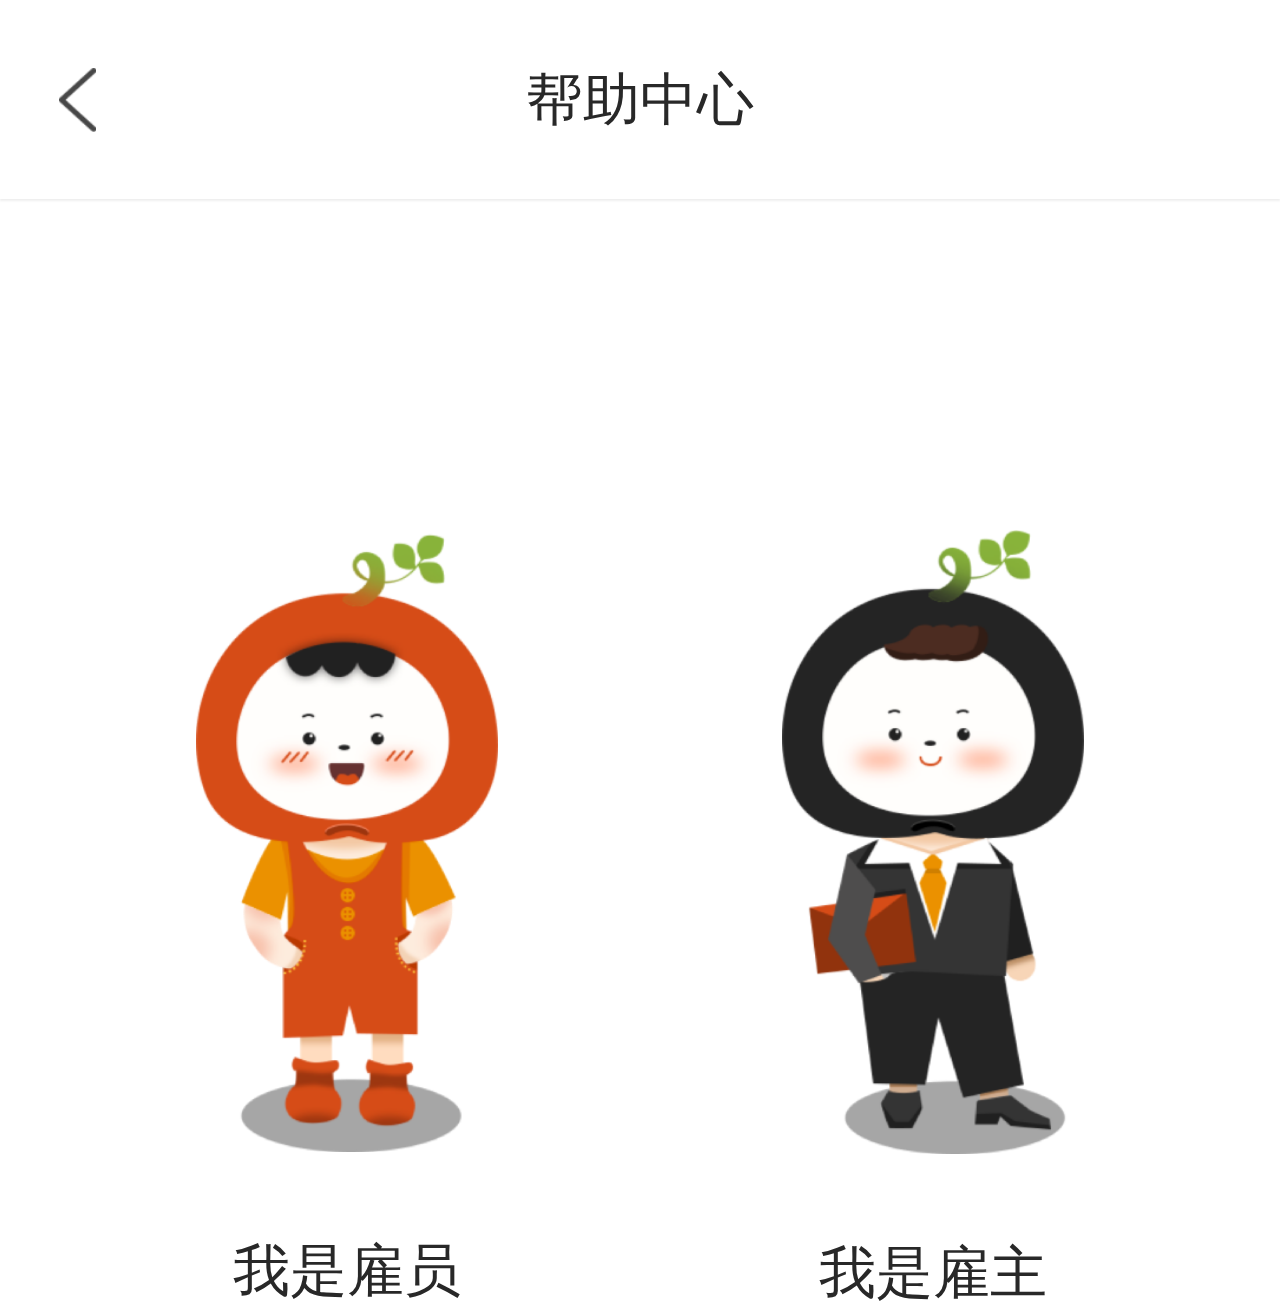
<file: HelpCenter/index.html>
<!DOCTYPE html><html lang=en><head><meta charset=utf-8><meta http-equiv=X-UA-Compatible content="IE=edge"><meta name=viewport content="width=device-width,initial-scale=1"><link rel=icon href=favicon.ico><title>help_center</title><link href=css/chunk-00c5c99a.5c2229a3.css rel=prefetch><link href=css/chunk-506db0ca.95cd265c.css rel=prefetch><link href=js/chunk-00c5c99a.20a53bab.js rel=prefetch><link href=js/chunk-506db0ca.a8590405.js rel=prefetch><link href=css/app.4bdcf213.css rel=preload as=style><link href=js/app.d572e9d1.js rel=preload as=script><link href=js/chunk-vendors.30bc1b1a.js rel=preload as=script><link href=css/app.4bdcf213.css rel=stylesheet></head><body><noscript><strong>We're sorry but help_center doesn't work properly without JavaScript enabled. Please enable it to continue.</strong></noscript><div id=app></div><script src=js/chunk-vendors.30bc1b1a.js></script><script src=js/app.d572e9d1.js></script></body></html>
</file>
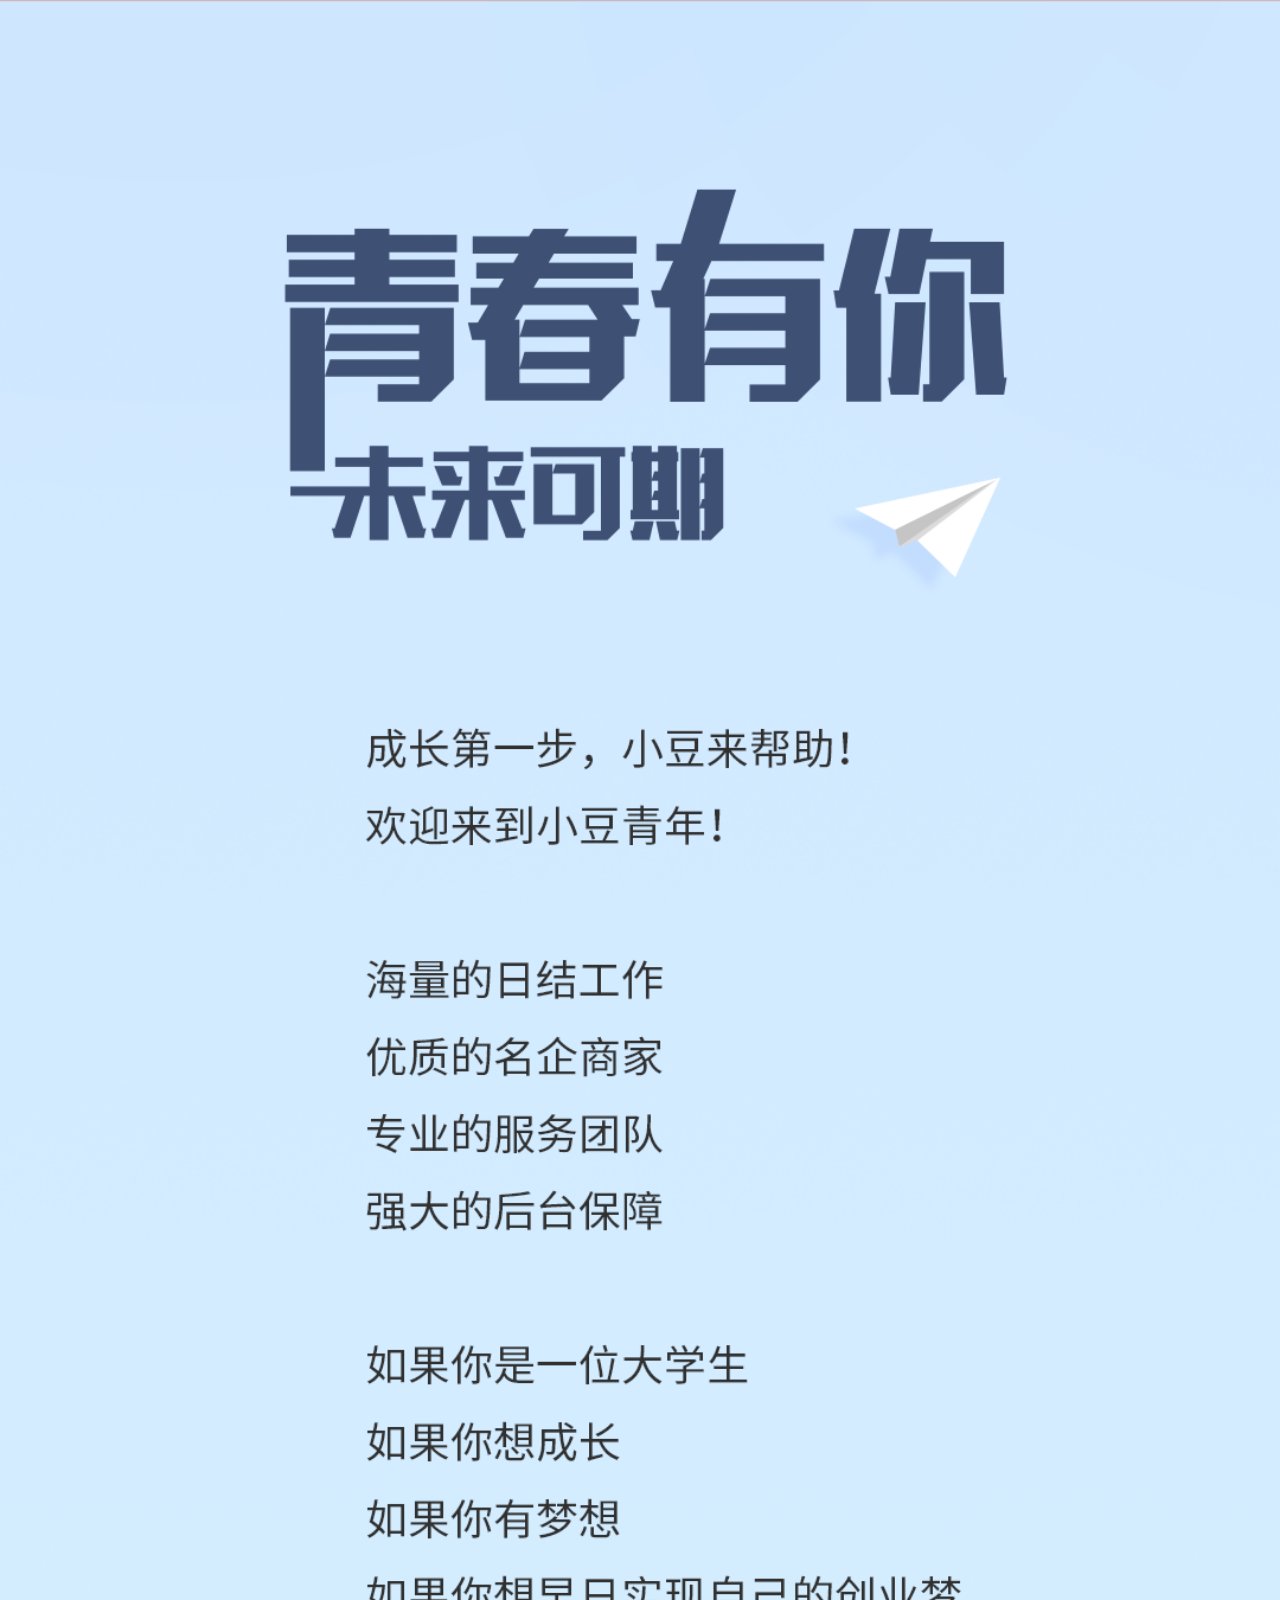
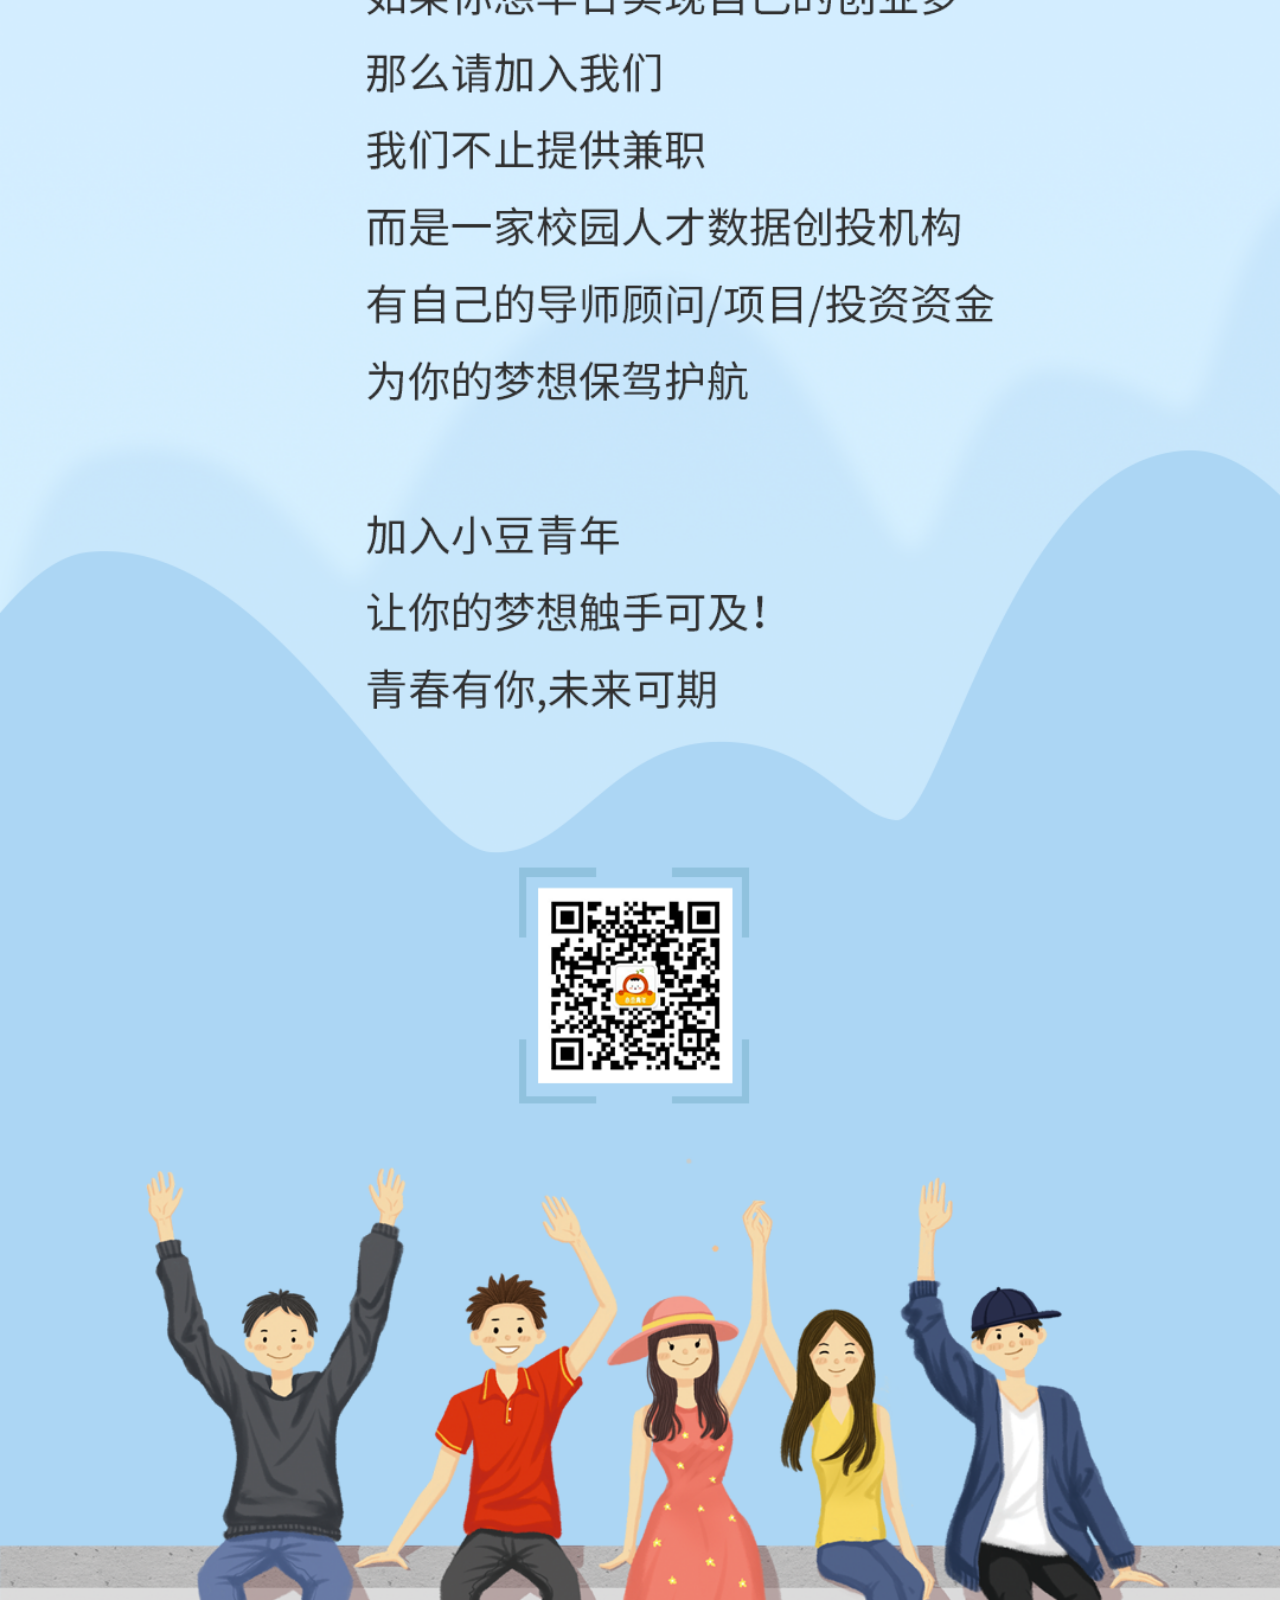
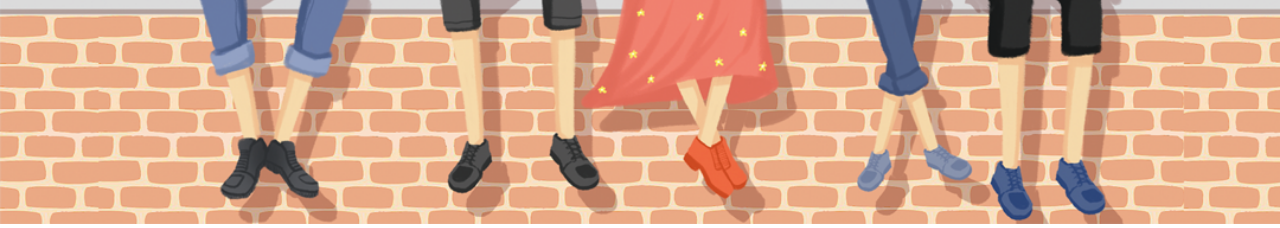
<file: activities/QingchunYouni/index.html>
<!DOCTYPE html>
<html lang="en">
<head>
    <meta charset="UTF-8">
    <title>青春有你</title>
    <meta name="viewport" content="width=device-width, initial-scale=1, maximum-scale=1"/>
    <meta http-equiv="Pragma" content="no-cache"/>
    <meta http-equiv="Cache-Control" content="no-cache"/>
    <style>
        body {
            margin: 0;
        }
    </style>
</head>
<body>
<img src="main.jpg" style="width: 100%"/>
</body>
</html>
</file>
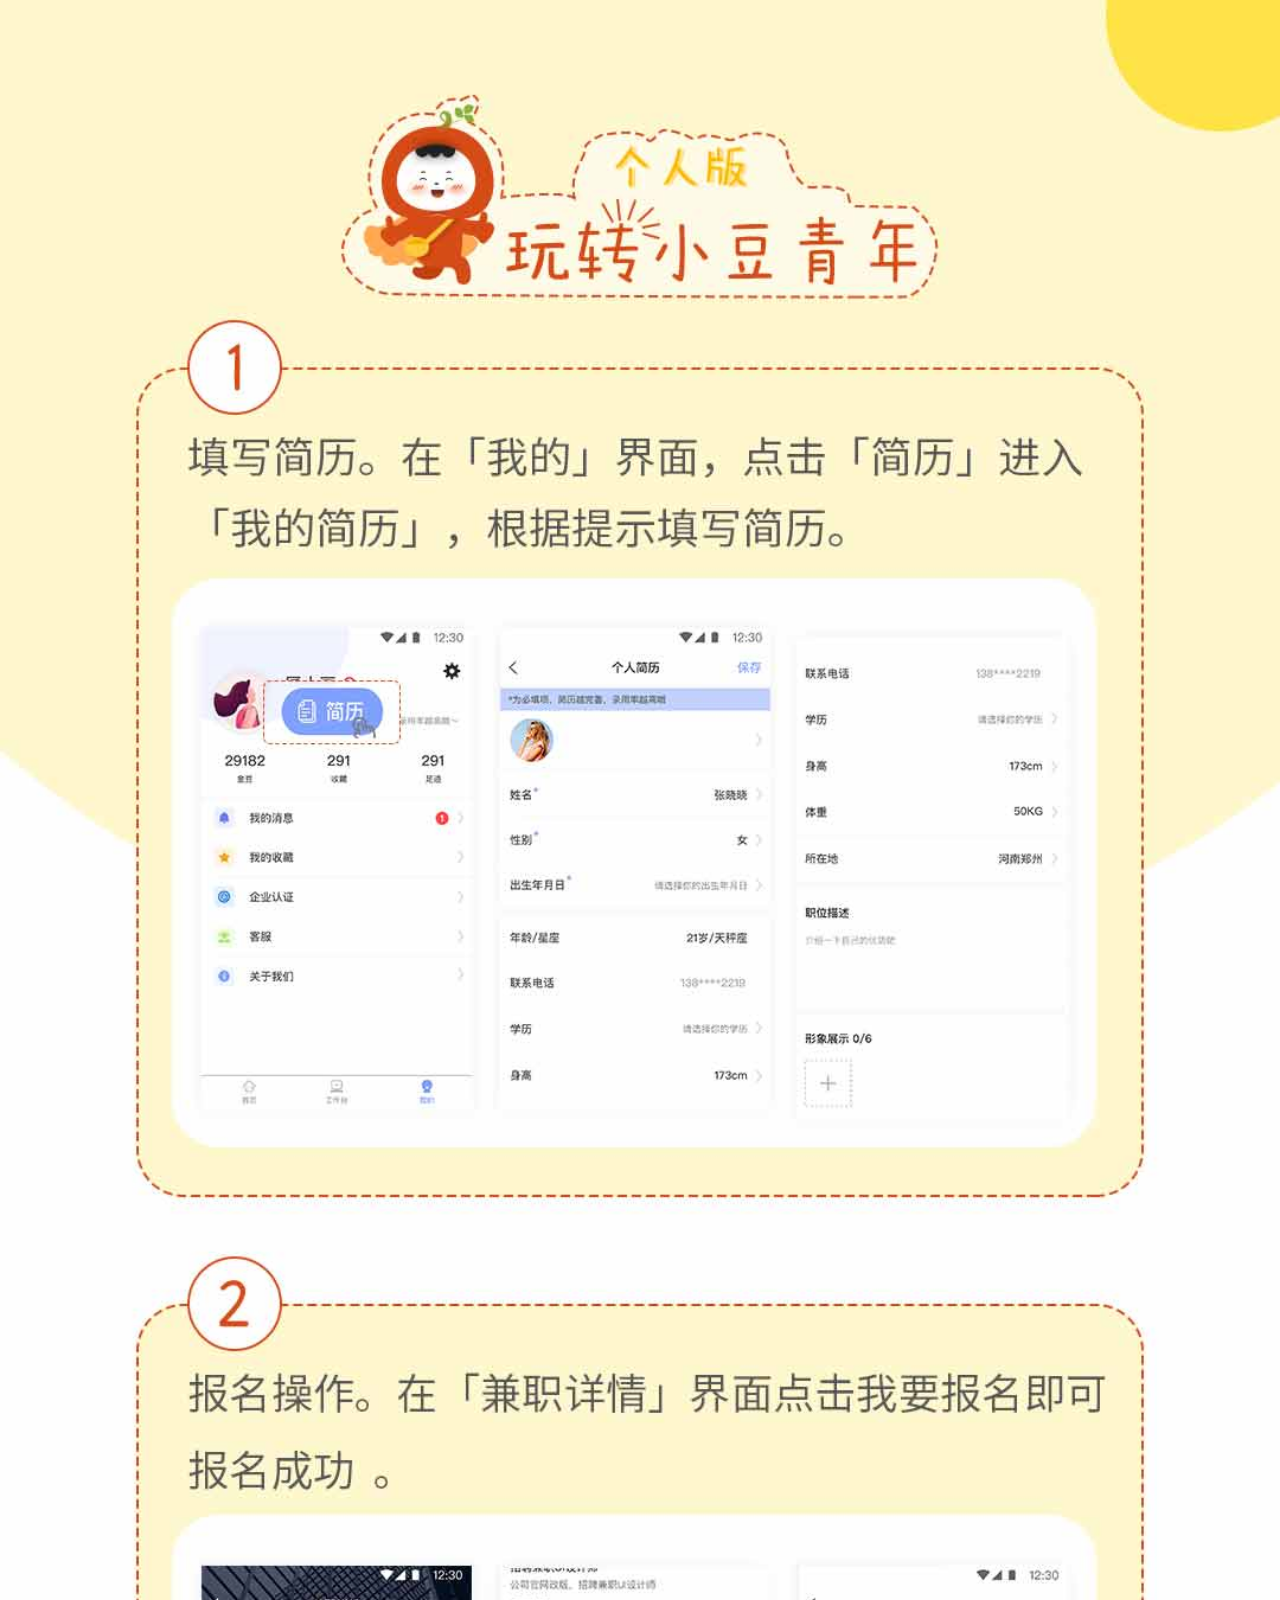
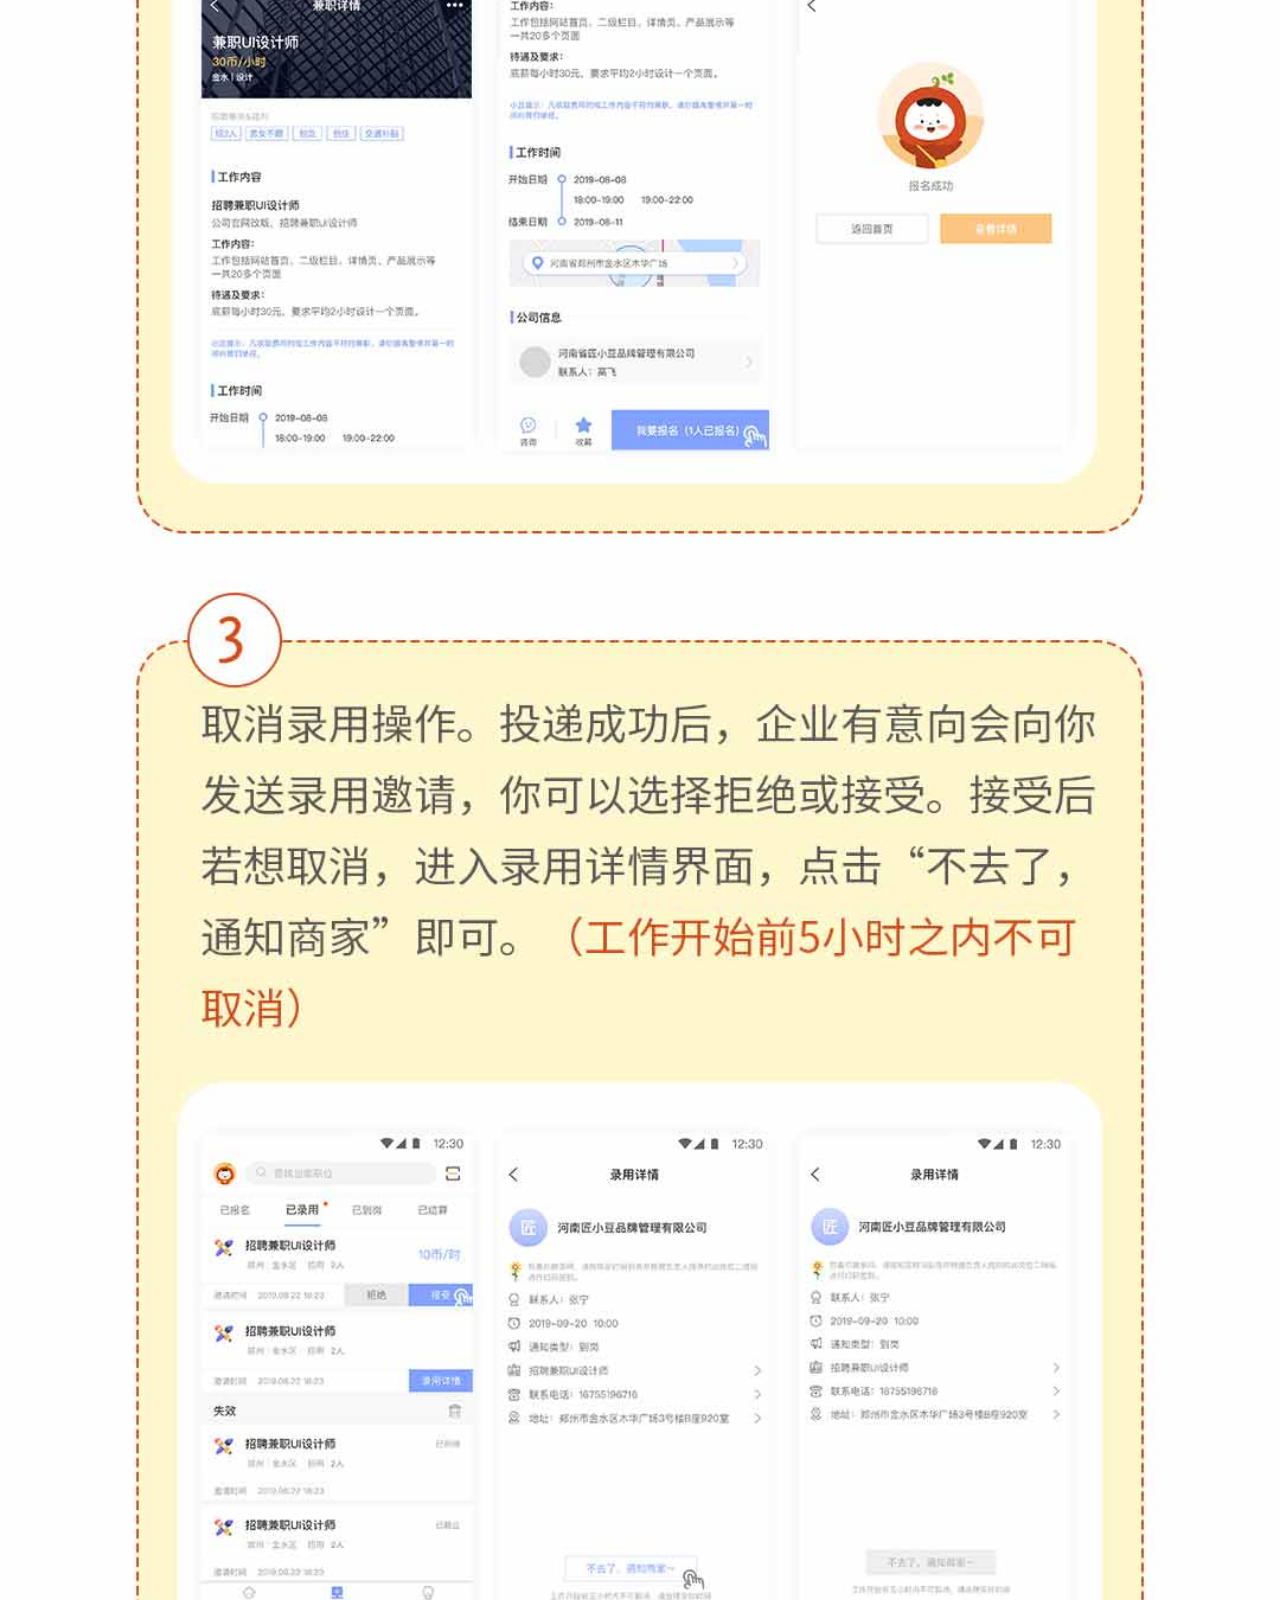
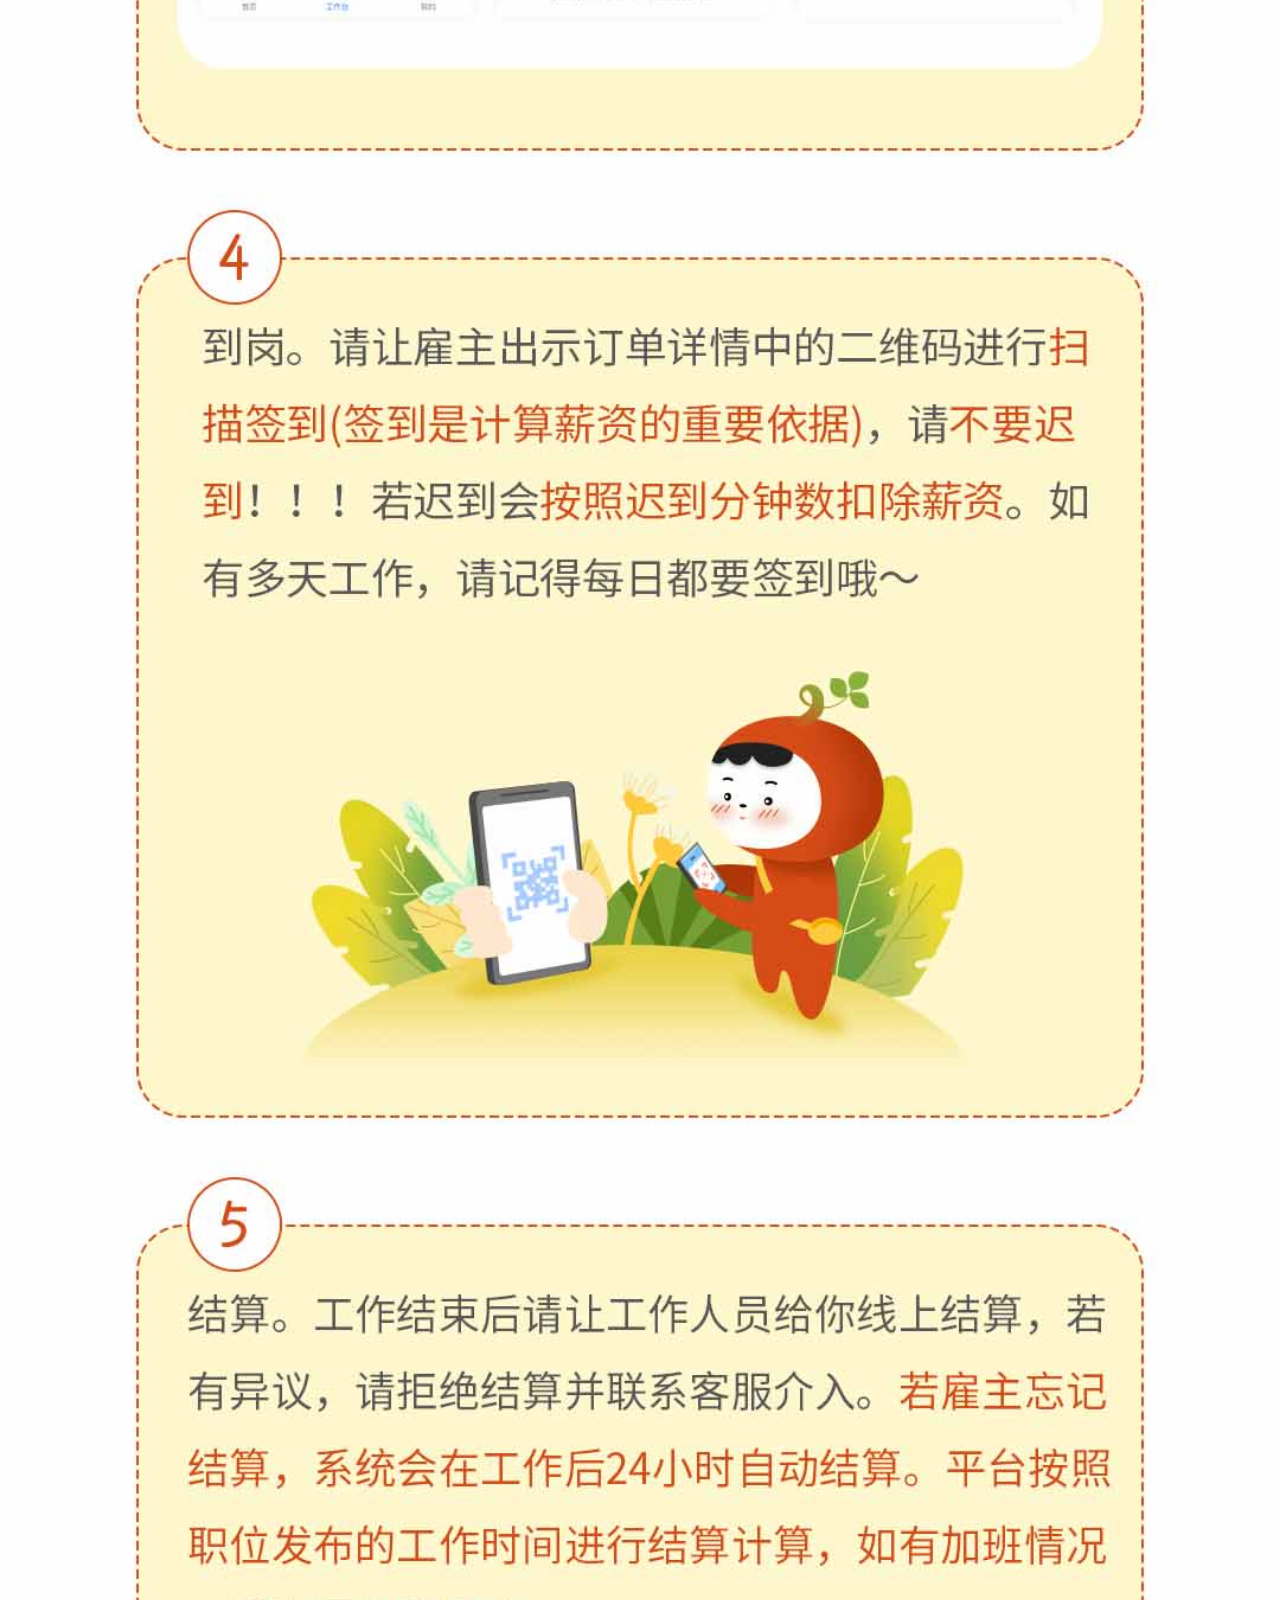
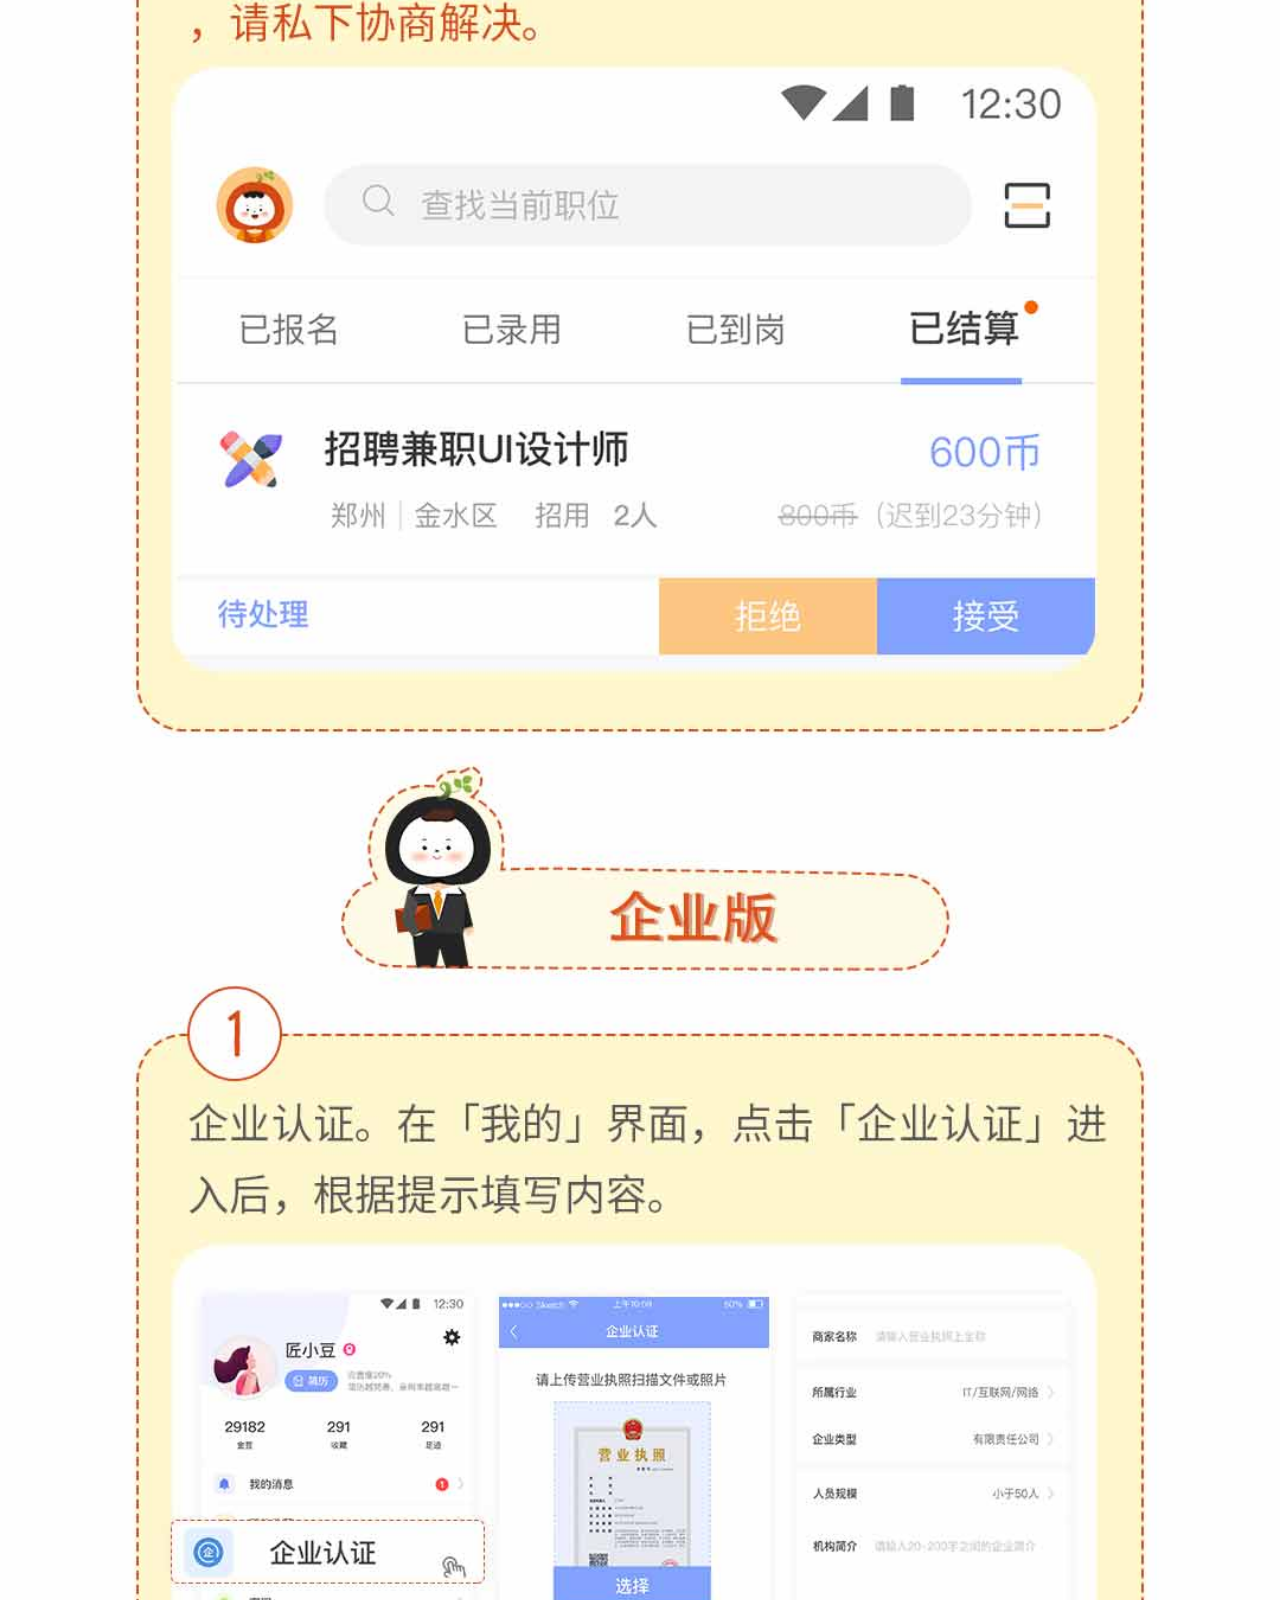
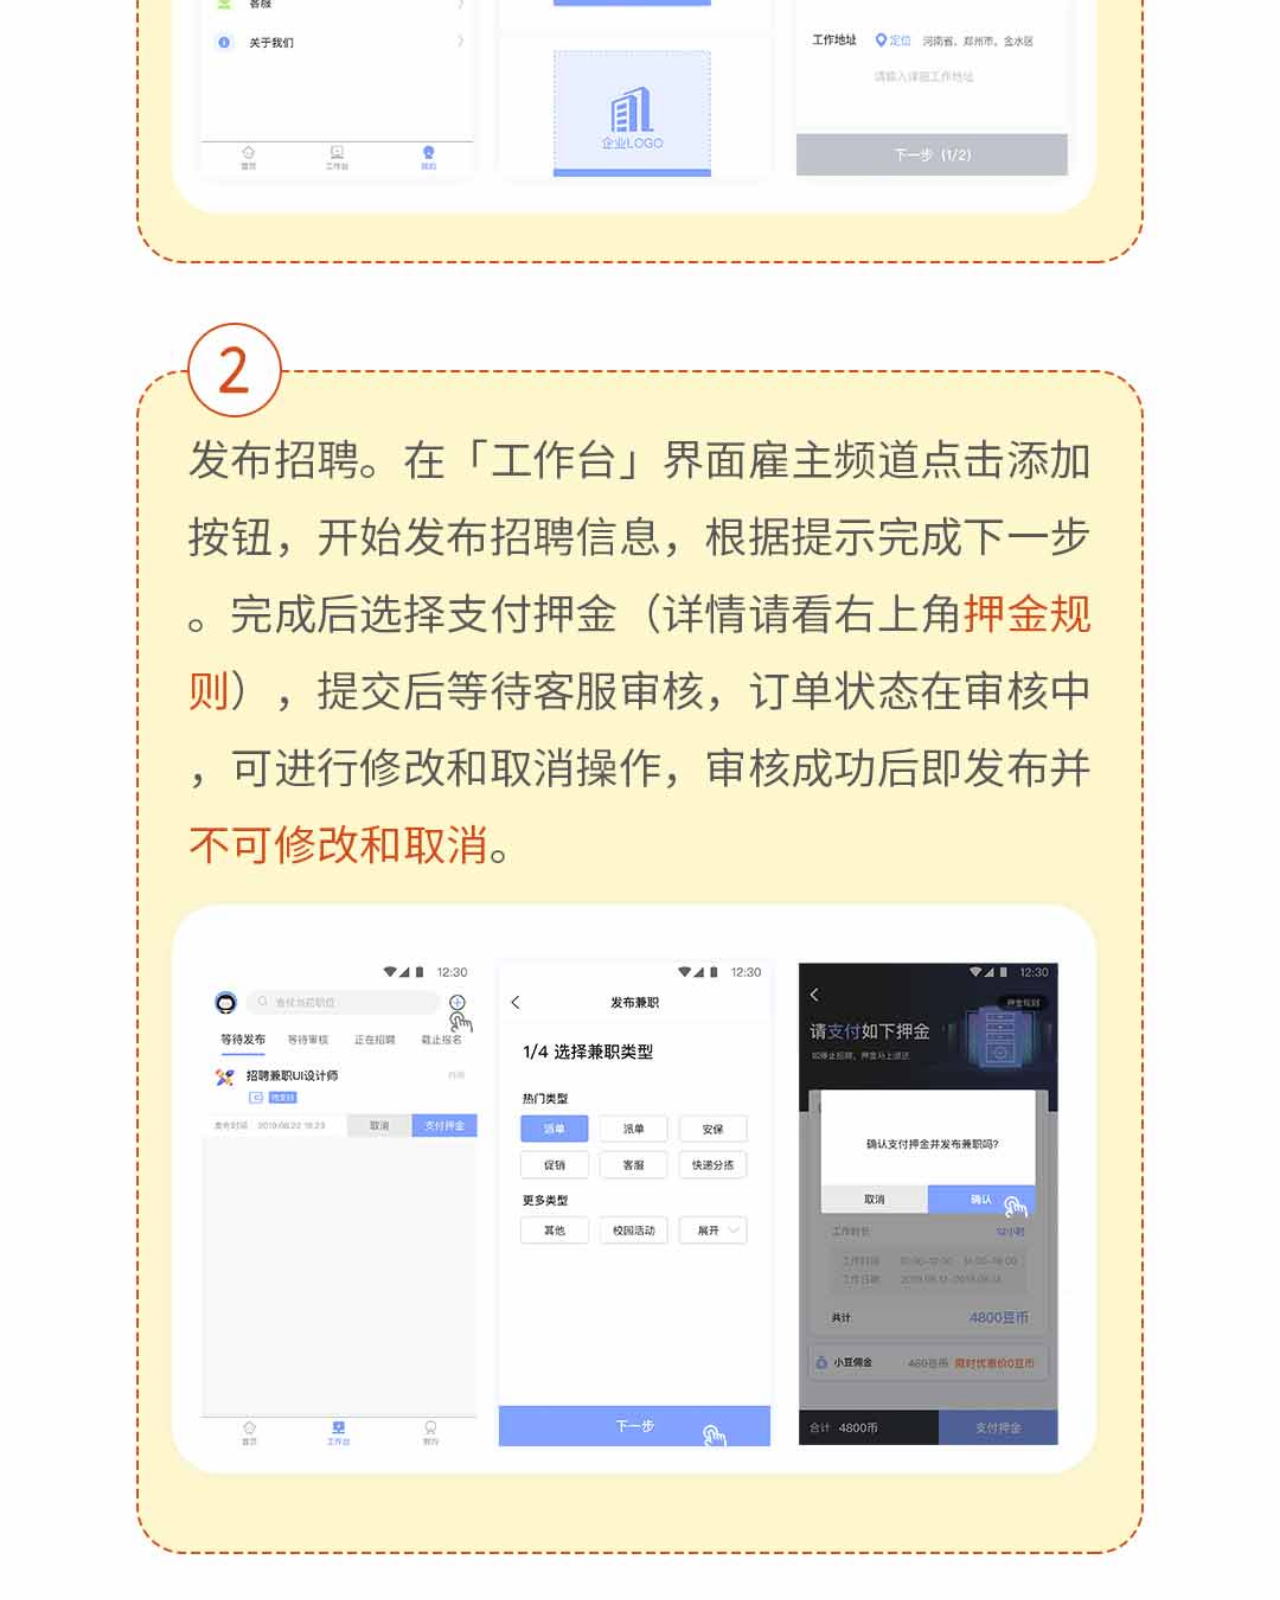
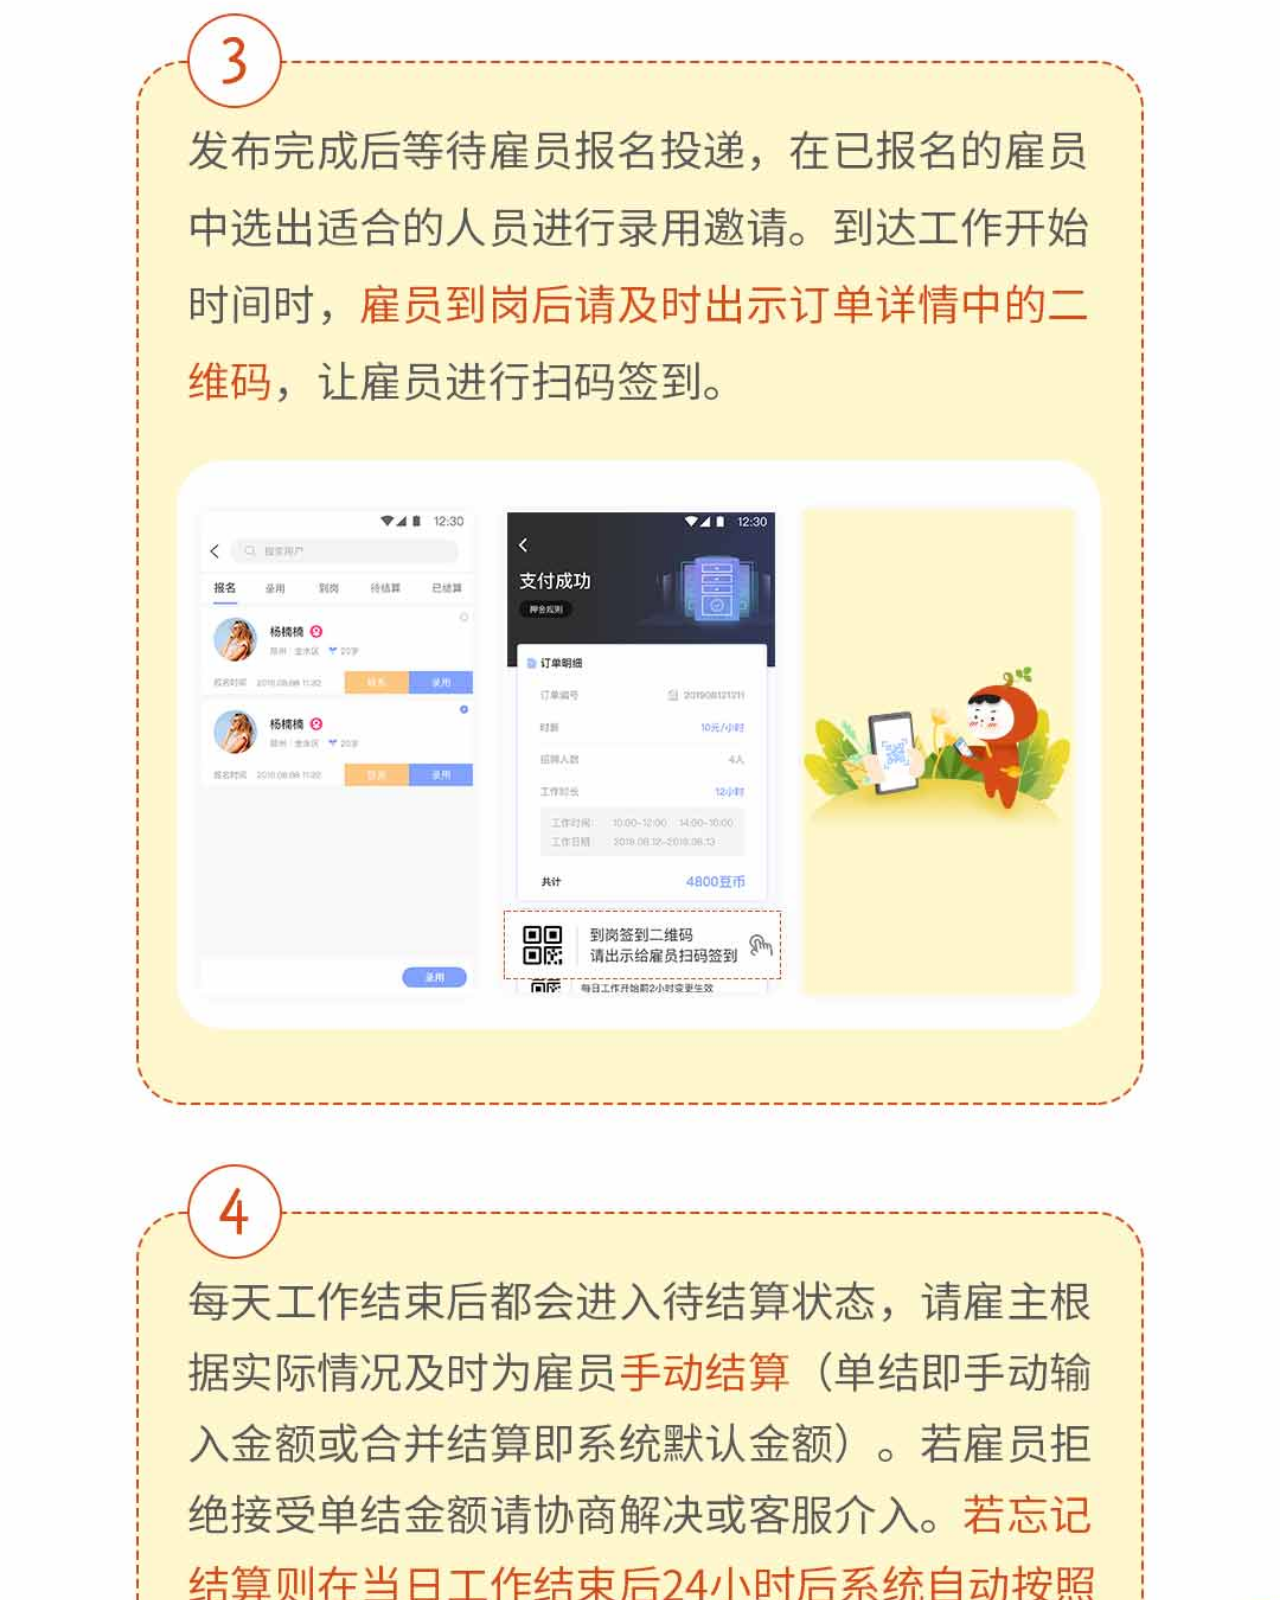
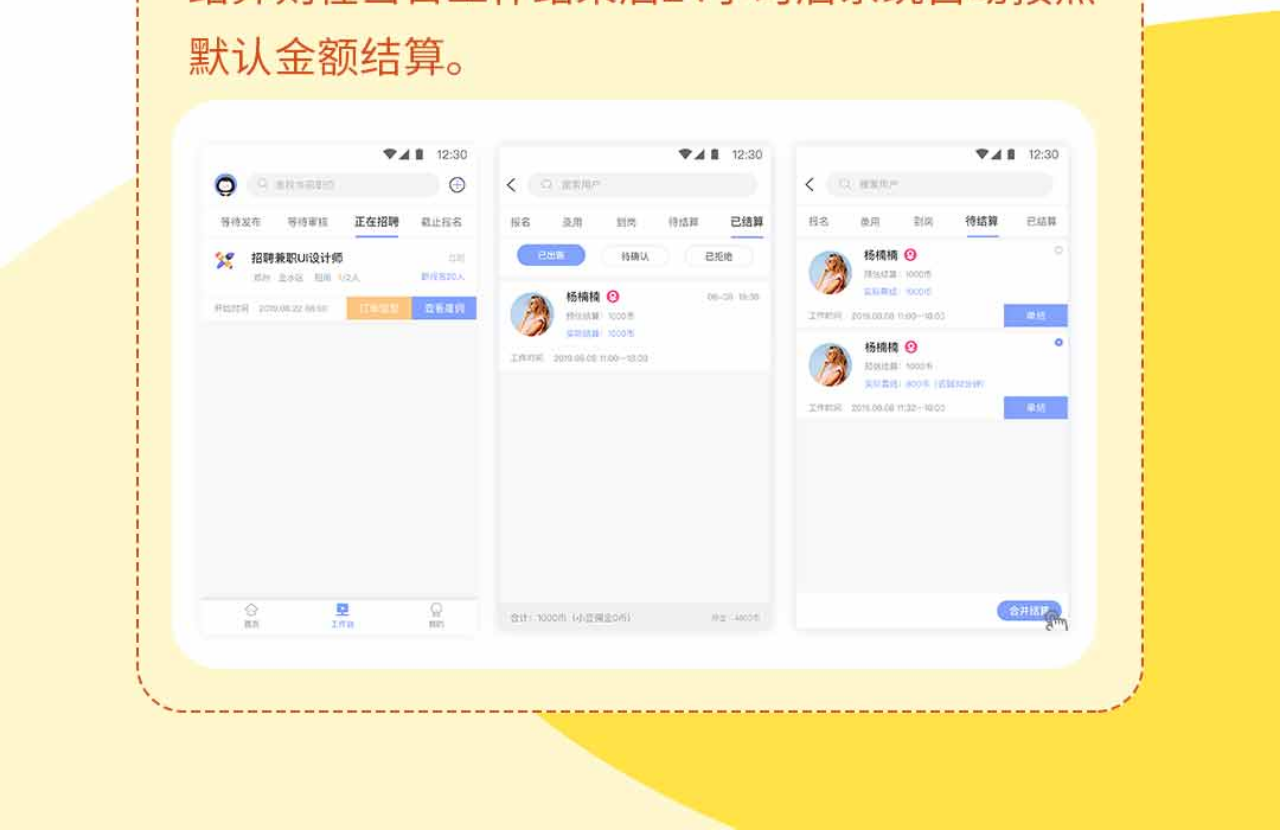
<file: activities/Wzxdqn/index.html>
<!DOCTYPE html>
<html lang="en">
<head>
    <meta charset="UTF-8">
    <title>轻松玩转小豆青年</title>
    <meta name="viewport" content="width=device-width, initial-scale=1, maximum-scale=1"/>
    <meta http-equiv="Pragma" content="no-cache"/>
    <meta http-equiv="Cache-Control" content="no-cache"/>
    <style>
        body {
            margin: 0;
        }
    </style>
</head>
<body>
<img src="main.jpg" style="width: 100%"/>
</body>
</html>
</file>
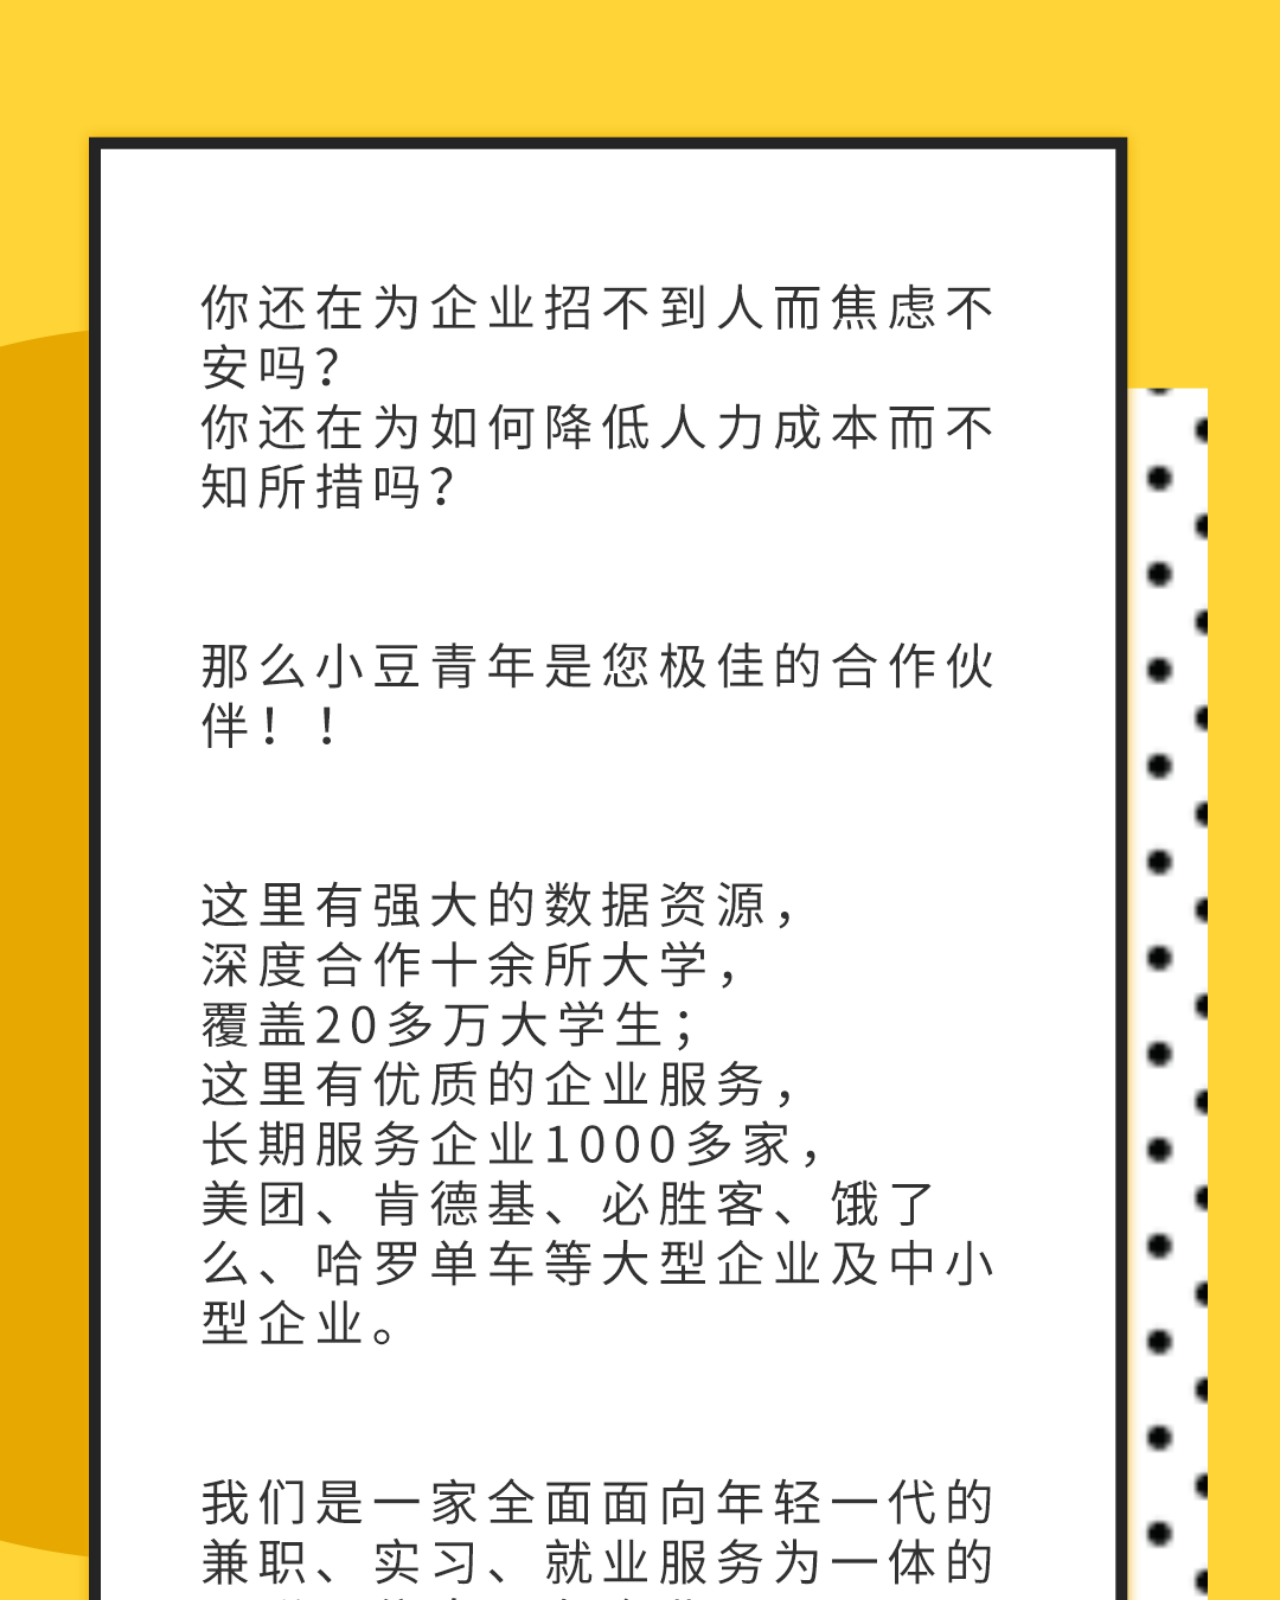
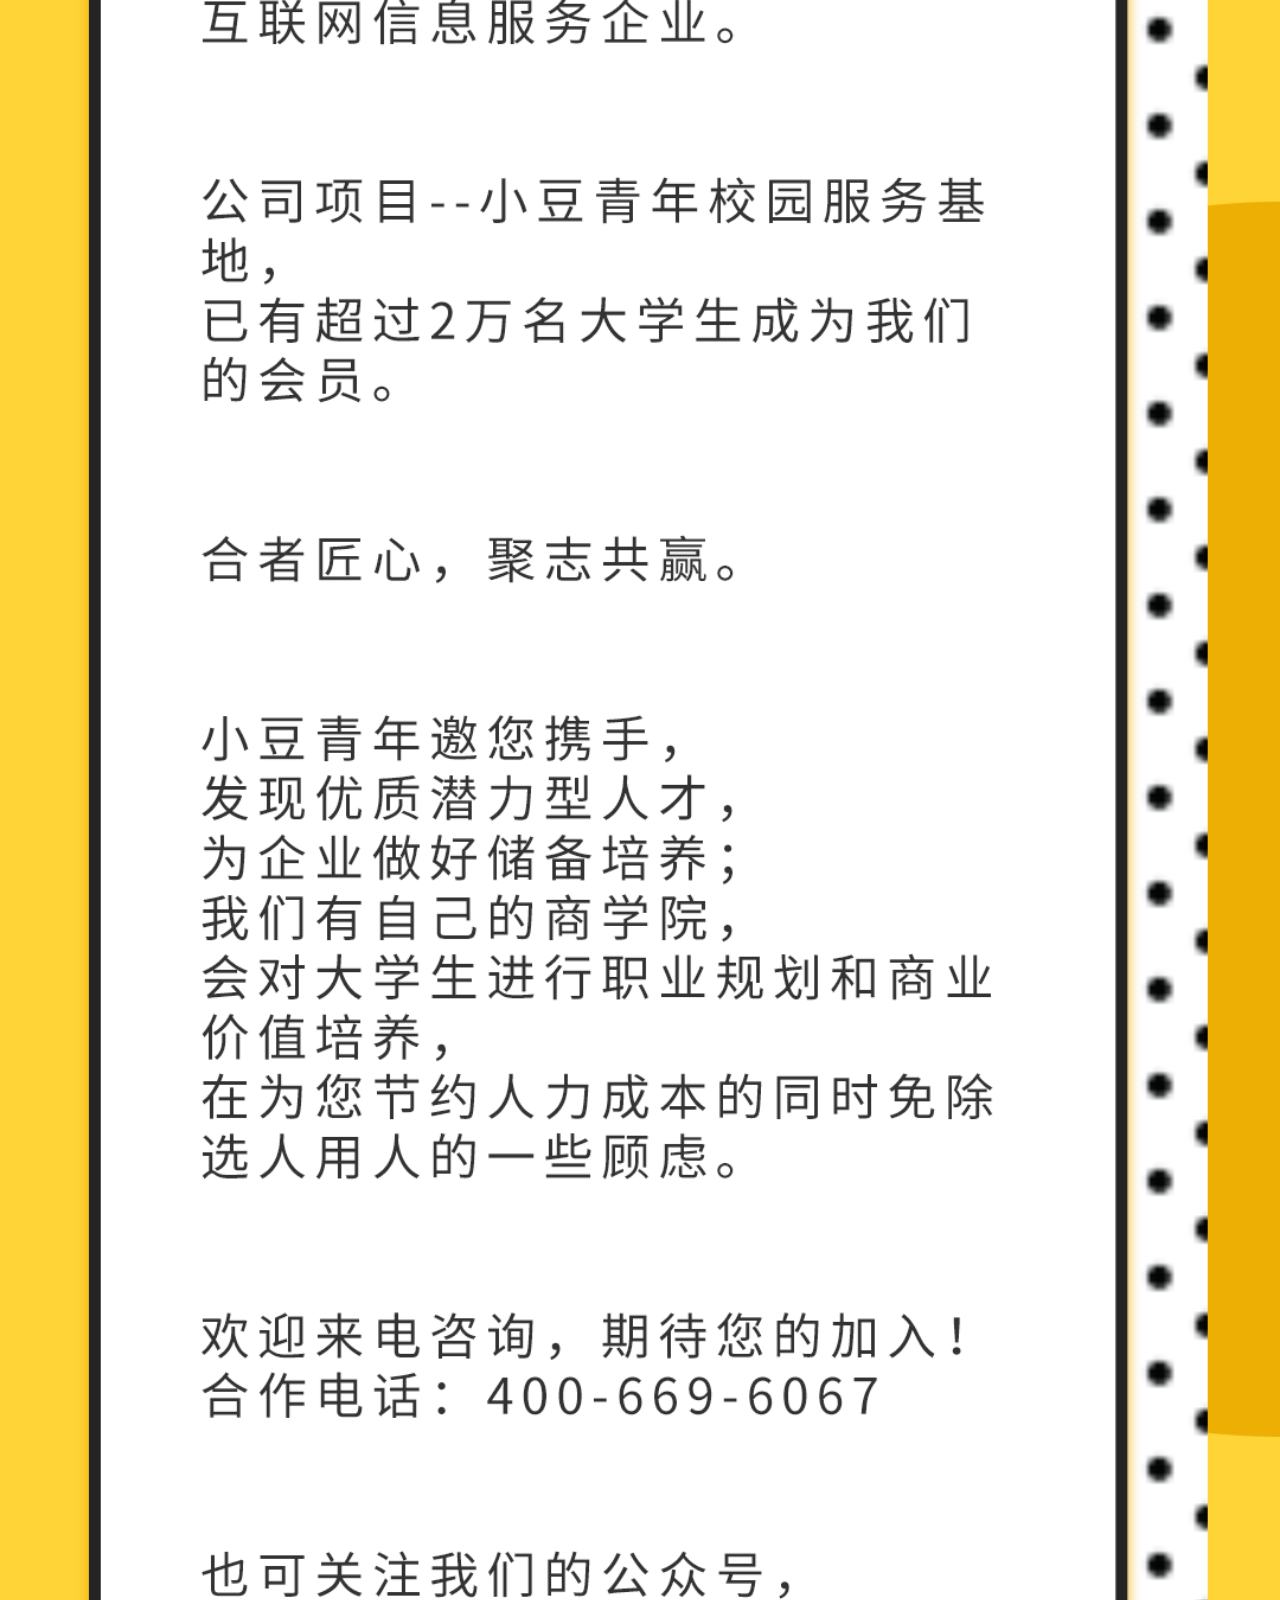
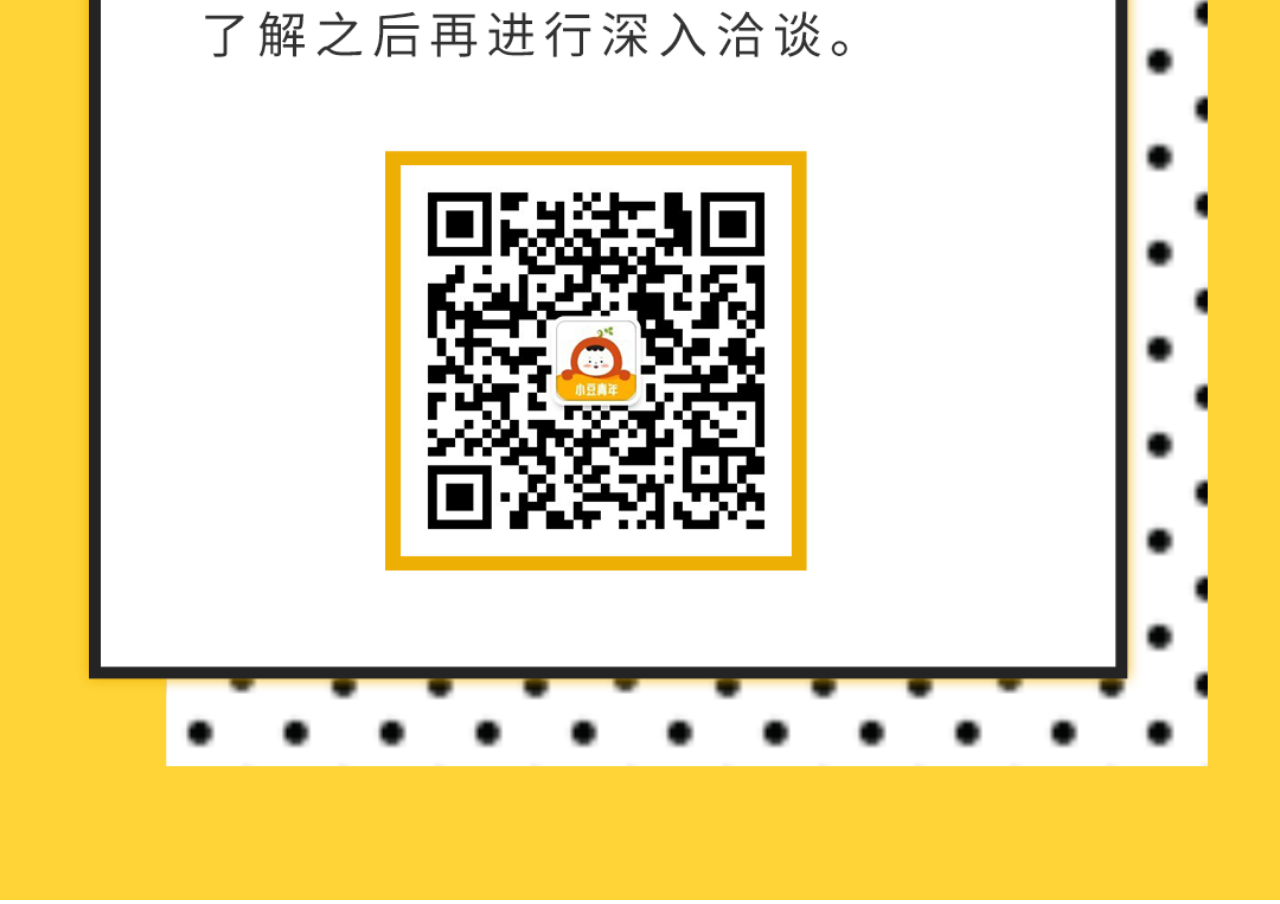
<file: activities/Xuanchuan/index.html>
<!DOCTYPE html>
<html lang="en">
<head>
    <meta charset="UTF-8">
    <title>确认过眼神,你是对的人</title>
    <meta name="viewport" content="width=device-width, initial-scale=1, maximum-scale=1"/>
    <meta http-equiv="Pragma" content="no-cache"/>
    <meta http-equiv="Cache-Control" content="no-cache"/>
    <style>
        body {
            margin: 0;
        }
    </style>
</head>
<body>
<img src="main.jpg" style="width: 100%"/>
</body>
</html>
</file>
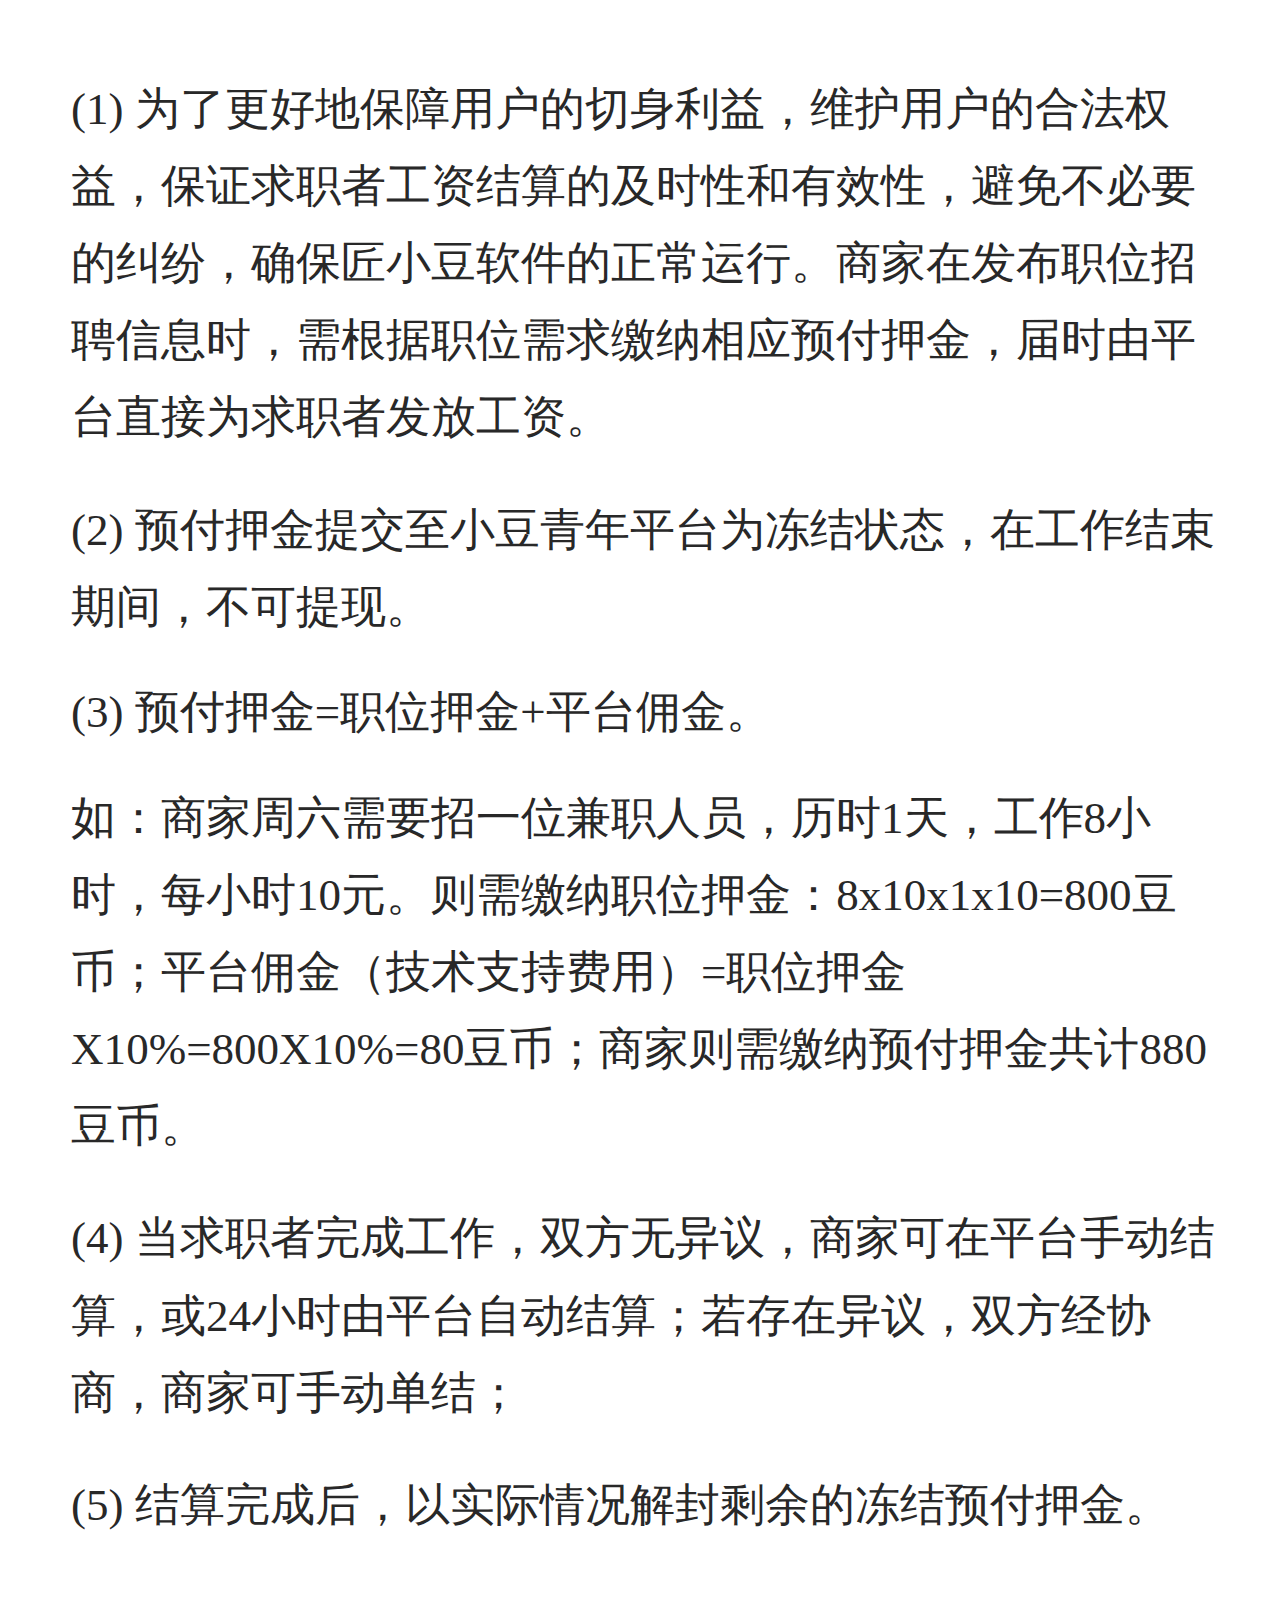
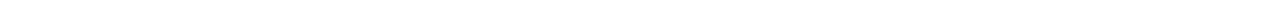
<file: AdvanceDepositRule.html>
<!DOCTYPE html>
<html lang="en">
<head>
    <meta charset="UTF-8">
    <title>预付押金规则</title>
    <meta name="viewport" content="width=device-width,initial-scale=1.0,minimum-scale=1.0,maximum-scale=1.0,user-scalable=0">
    <style>
        * {
            margin: 0;
            padding: 0;
            -webkit-box-sizing: border-box;
            box-sizing: border-box;
            font-family: -apple-system, PingFangSC-Regular, "Microsoft YaHei UI", '黑体';
            font-size: calc(38 / 10.8 * 1vw);
            color: #282828;
        }

        body {
            padding: calc(60 / 10.8 * 1vw) calc(50 / 10.8 * 1vw) calc(30 / 10.8 * 1vw) calc(60 / 10.8 * 1vw);
        }

        p {
            margin-bottom: calc(30 / 10.8 * 1vw);
        }

        .p1 {
            line-height: calc(53 / 10.8 * 1vw);
        }

        .p2 {
            line-height: calc(65 / 10.8 * 1vw);
        }

        .h1 {
            font-weight: bold;
        }
    </style>
</head>
<body>
<p class="p2">(1)
    为了更好地保障用户的切身利益，维护用户的合法权益，保证求职者工资结算的及时性和有效性，避免不必要的纠纷，确保匠小豆软件的正常运行。商家在发布职位招聘信息时，需根据职位需求缴纳相应预付押金，届时由平台直接为求职者发放工资。</p>
<p class="p2">(2) 预付押金提交至小豆青年平台为冻结状态，在工作结束期间，不可提现。</p>
<p class="p1">(3) 预付押金=职位押金+平台佣金。</p>
<p class="p2">
    如：商家周六需要招一位兼职人员，历时1天，工作8小时，每小时10元。则需缴纳职位押金：8x10x1x10=800豆币；平台佣金（技术支持费用）=职位押金X10%=800X10%=80豆币；商家则需缴纳预付押金共计880豆币。</p>
<p class="p2">(4) 当求职者完成工作，双方无异议，商家可在平台手动结算，或24小时由平台自动结算；若存在异议，双方经协商，商家可手动单结；</p>
<p class="p2">(5) 结算完成后，以实际情况解封剩余的冻结预付押金。</p>
</body>
</html>
</file>
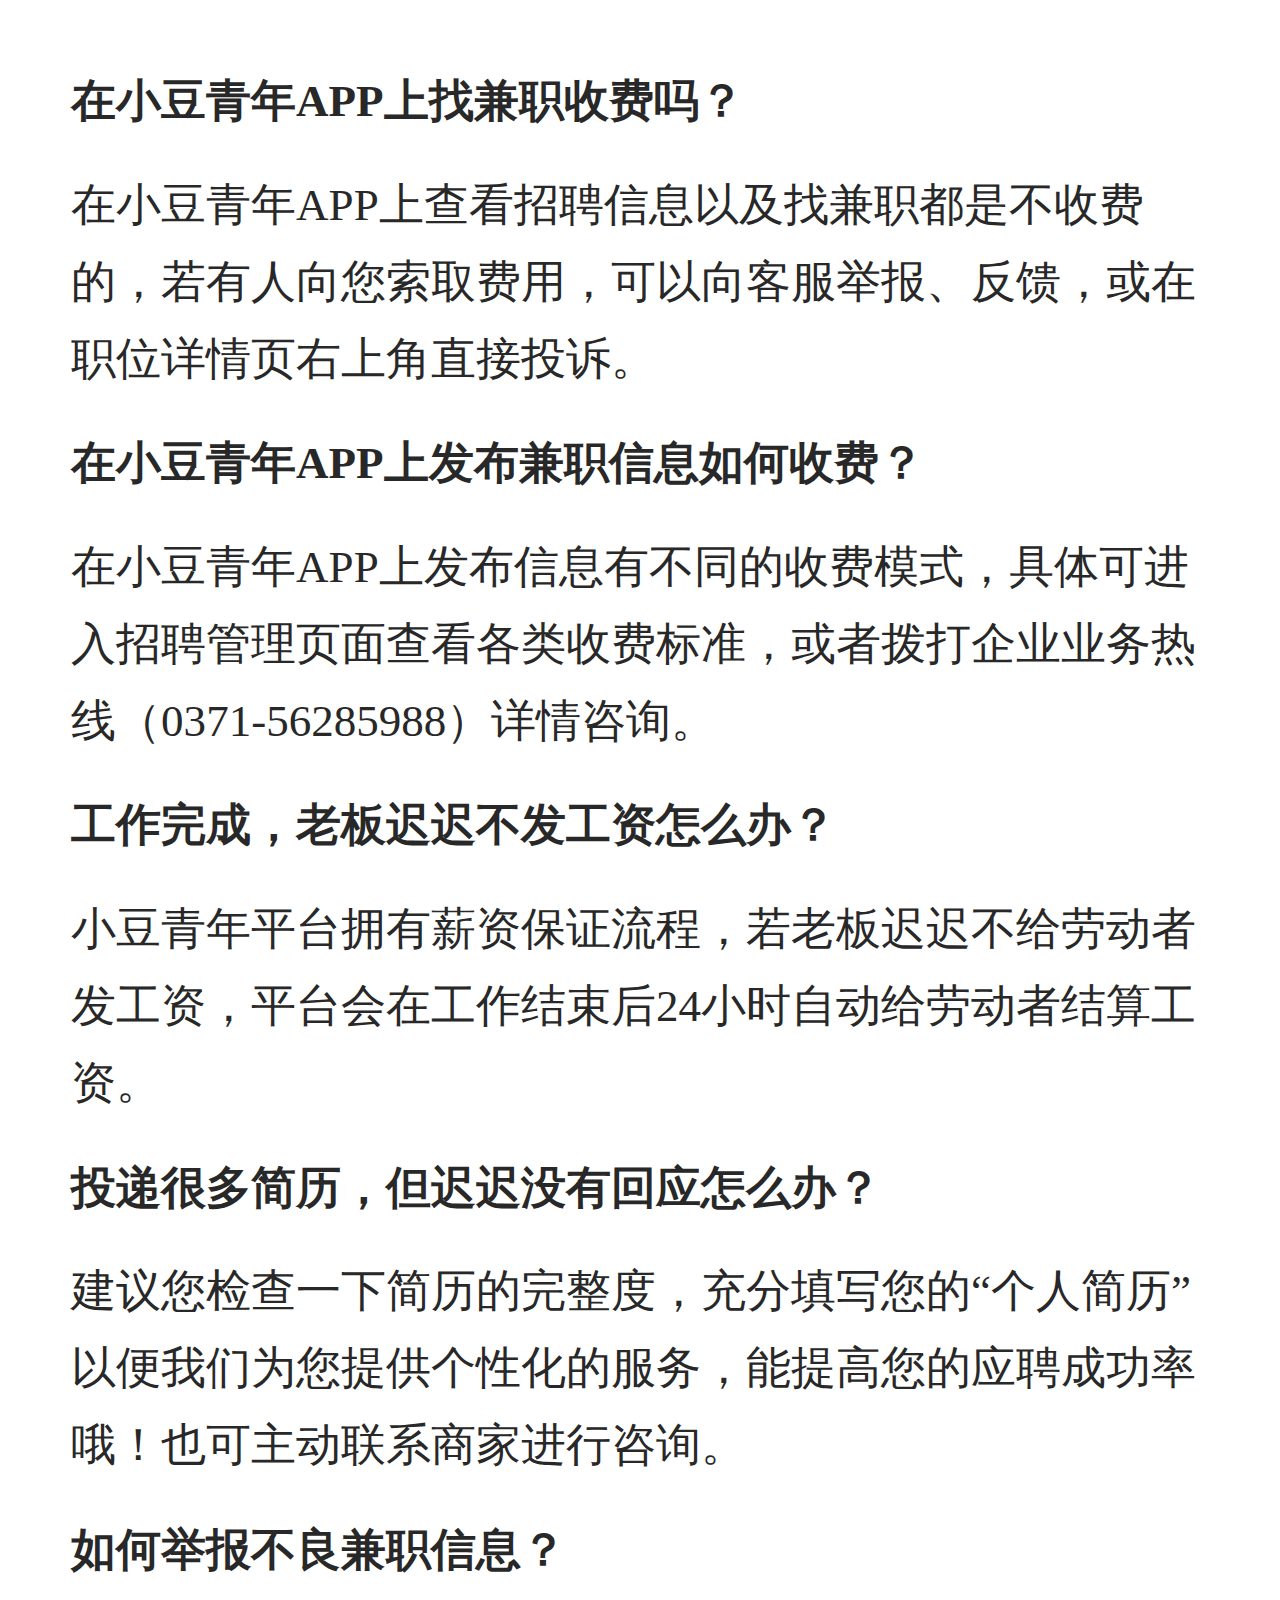
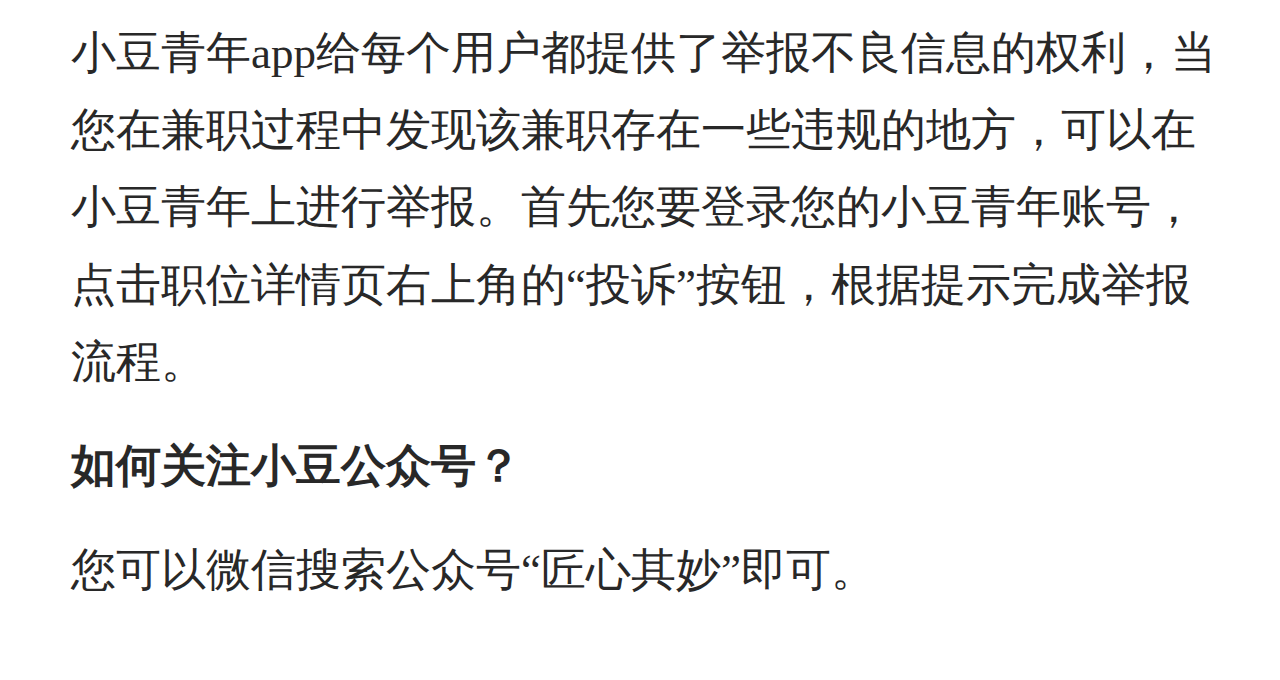
<file: HelpCenter.html>
<!DOCTYPE html>
<html lang="en">
<head>
    <meta charset="UTF-8">
    <title>帮助中心</title>
    <meta name="viewport" content="width=device-width,initial-scale=1.0,minimum-scale=1.0,maximum-scale=1.0,user-scalable=0">
    <style>
        * {
            margin: 0;
            padding: 0;
            -webkit-box-sizing: border-box;
            box-sizing: border-box;
            font-family: -apple-system, PingFangSC-Regular, "Microsoft YaHei UI", '黑体';
            font-size: calc(38 / 10.8 * 1vw);
            color: #282828;
        }

        body {
            padding: calc(60 / 10.8 * 1vw) calc(50 / 10.8 * 1vw) calc(30 / 10.8 * 1vw) calc(60 / 10.8 * 1vw);
        }

        p {
            margin-bottom: calc(30 / 10.8 * 1vw);
        }

        .p1 {
            line-height: calc(53 / 10.8 * 1vw);
        }

        .p2 {
            line-height: calc(65 / 10.8 * 1vw);
        }

        .h1 {
            font-weight: bold;
        }
    </style>
</head>
<body>
<p class="h1">在小豆青年APP上找兼职收费吗？</p>
<p class="p2">在小豆青年APP上查看招聘信息以及找兼职都是不收费的，若有人向您索取费用，可以向客服举报、反馈，或在职位详情页右上角直接投诉。</p>
<p class="h1">在小豆青年APP上发布兼职信息如何收费？</p>
<p class="p2">在小豆青年APP上发布信息有不同的收费模式，具体可进入招聘管理页面查看各类收费标准，或者拨打企业业务热线（0371-56285988）详情咨询。</p>
<p class="h1">工作完成，老板迟迟不发工资怎么办？</p>
<p class="p2">小豆青年平台拥有薪资保证流程，若老板迟迟不给劳动者发工资，平台会在工作结束后24小时自动给劳动者结算工资。</p>
<p class="h1">投递很多简历，但迟迟没有回应怎么办？</p>
<p class="p2">建议您检查一下简历的完整度，充分填写您的“个人简历”以便我们为您提供个性化的服务，能提高您的应聘成功率哦！也可主动联系商家进行咨询。</p>
<p class="h1">如何举报不良兼职信息？</p>
<p class="p2">
    小豆青年app给每个用户都提供了举报不良信息的权利，当您在兼职过程中发现该兼职存在一些违规的地方，可以在小豆青年上进行举报。首先您要登录您的小豆青年账号，点击职位详情页右上角的“投诉”按钮，根据提示完成举报流程。</p>
<p class="h1">如何关注小豆公众号？</p>
<p class="p2">您可以微信搜索公众号“匠心其妙”即可。</p>
</body>
</html>
</file>
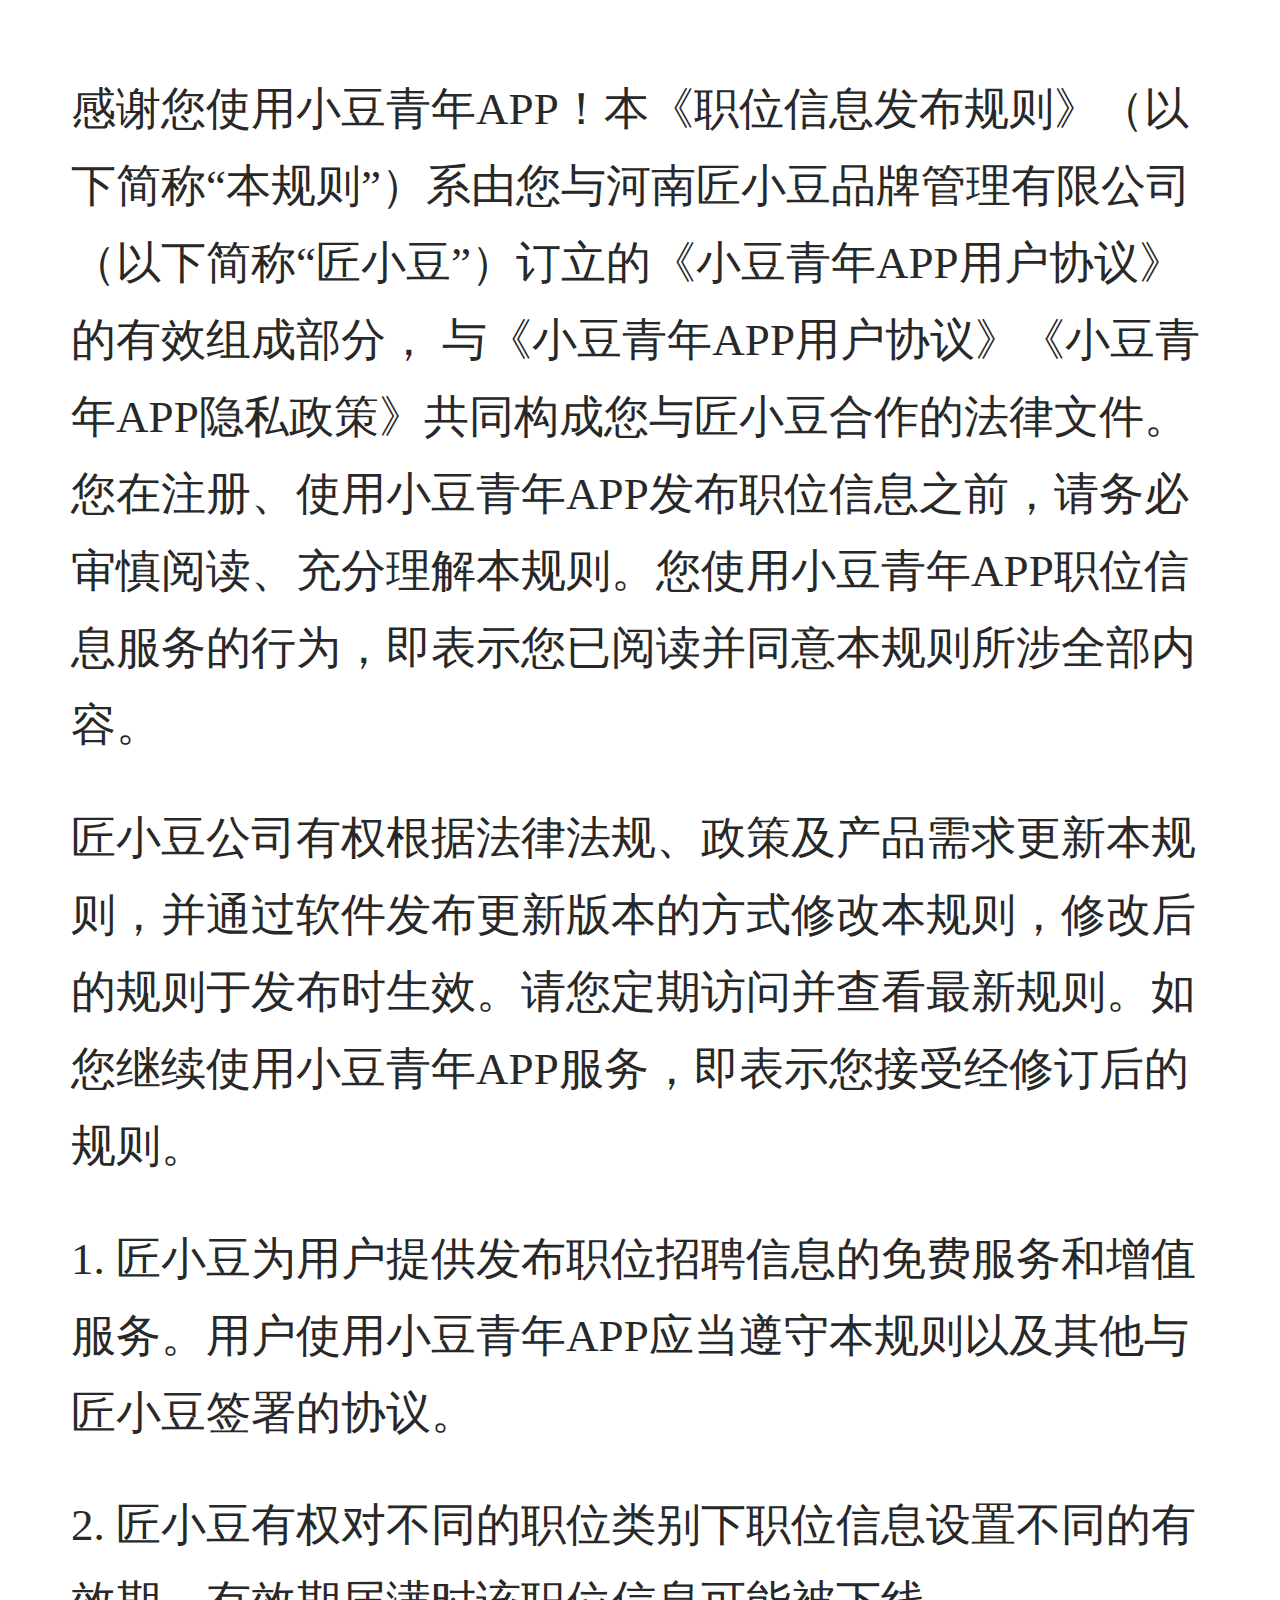
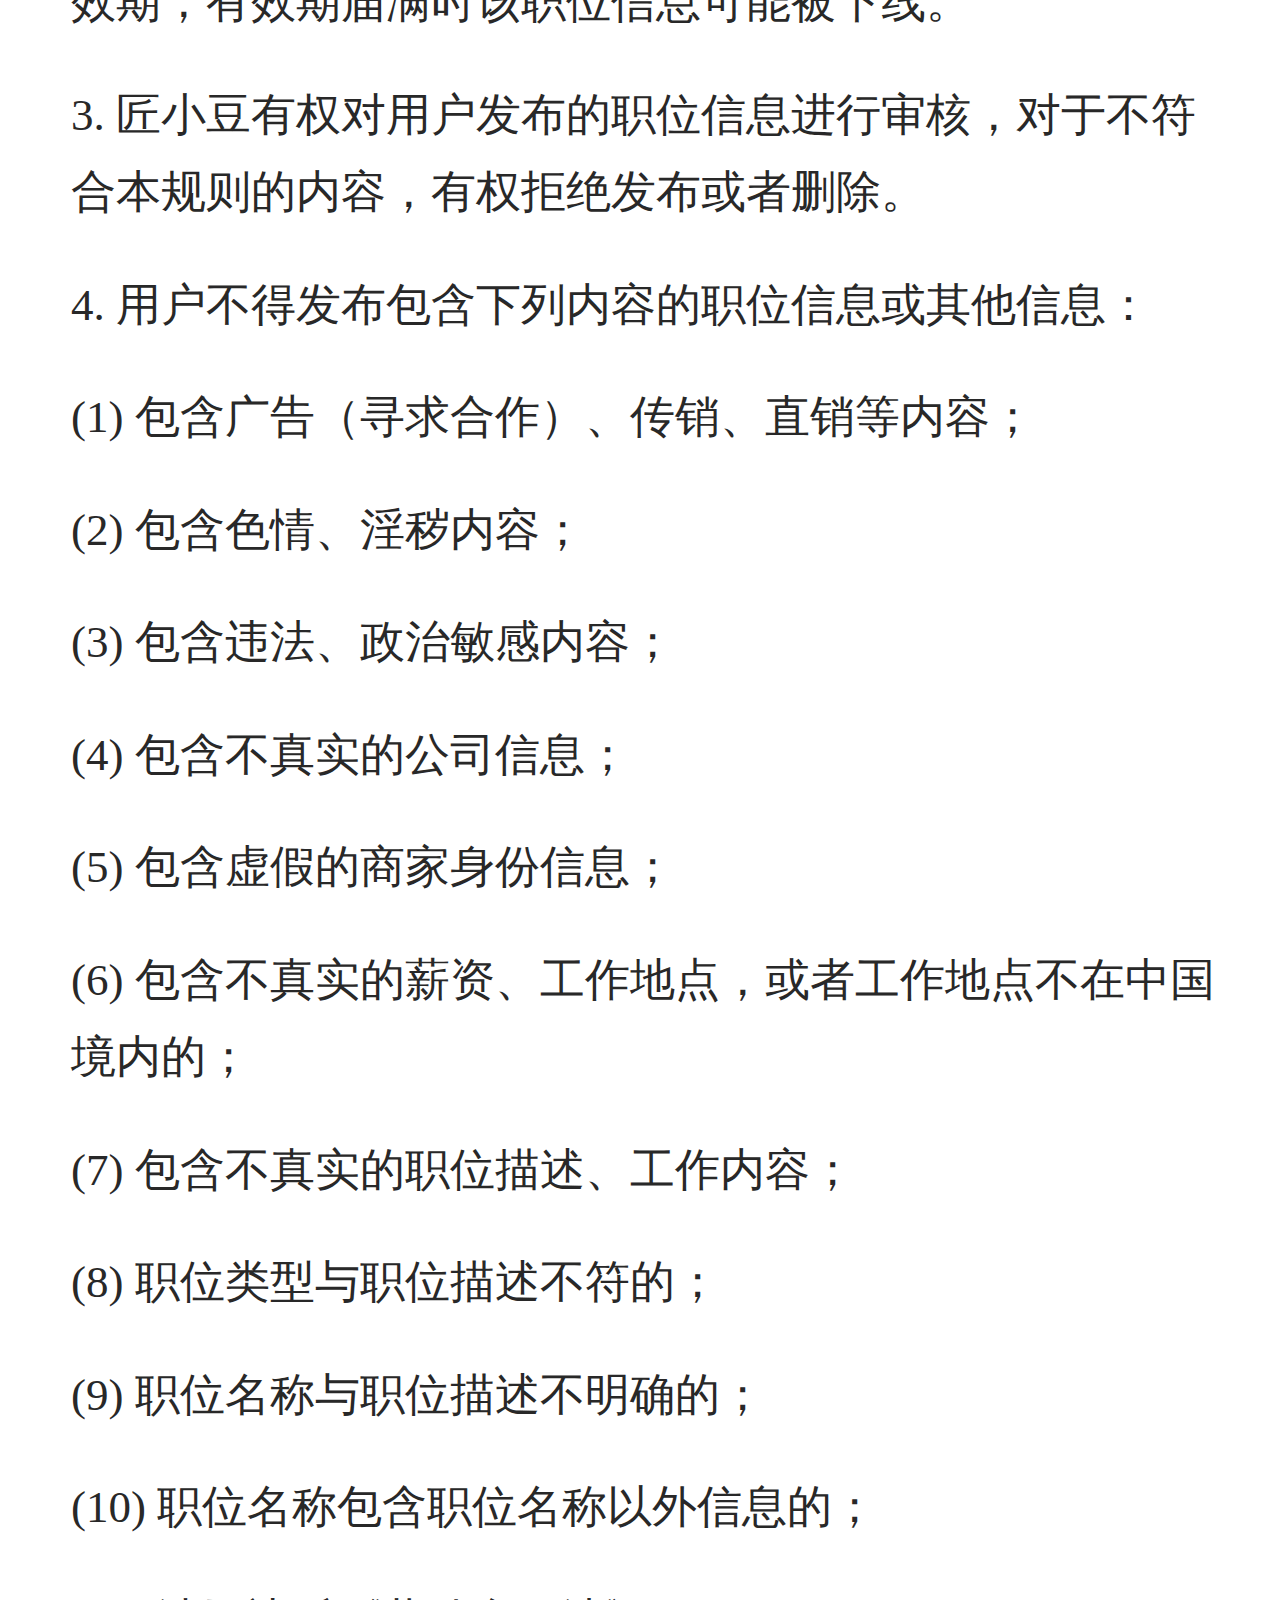
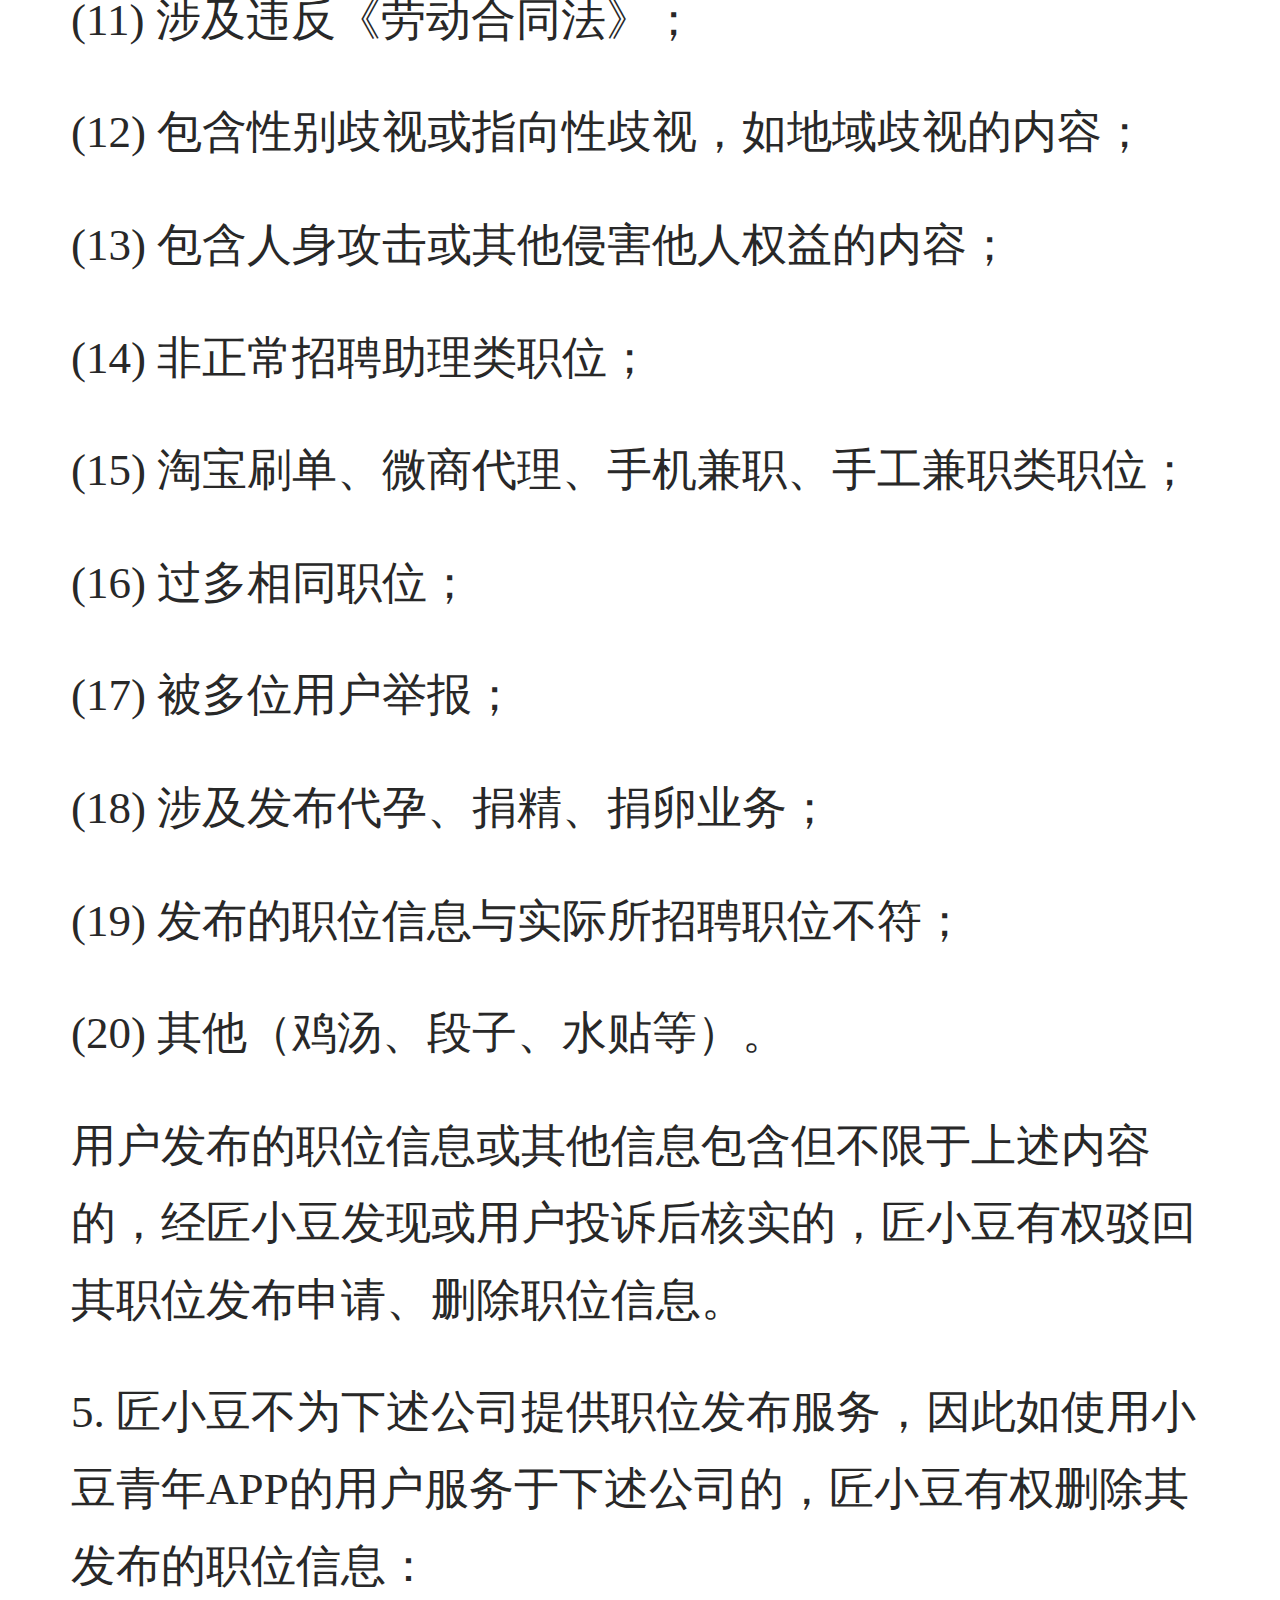
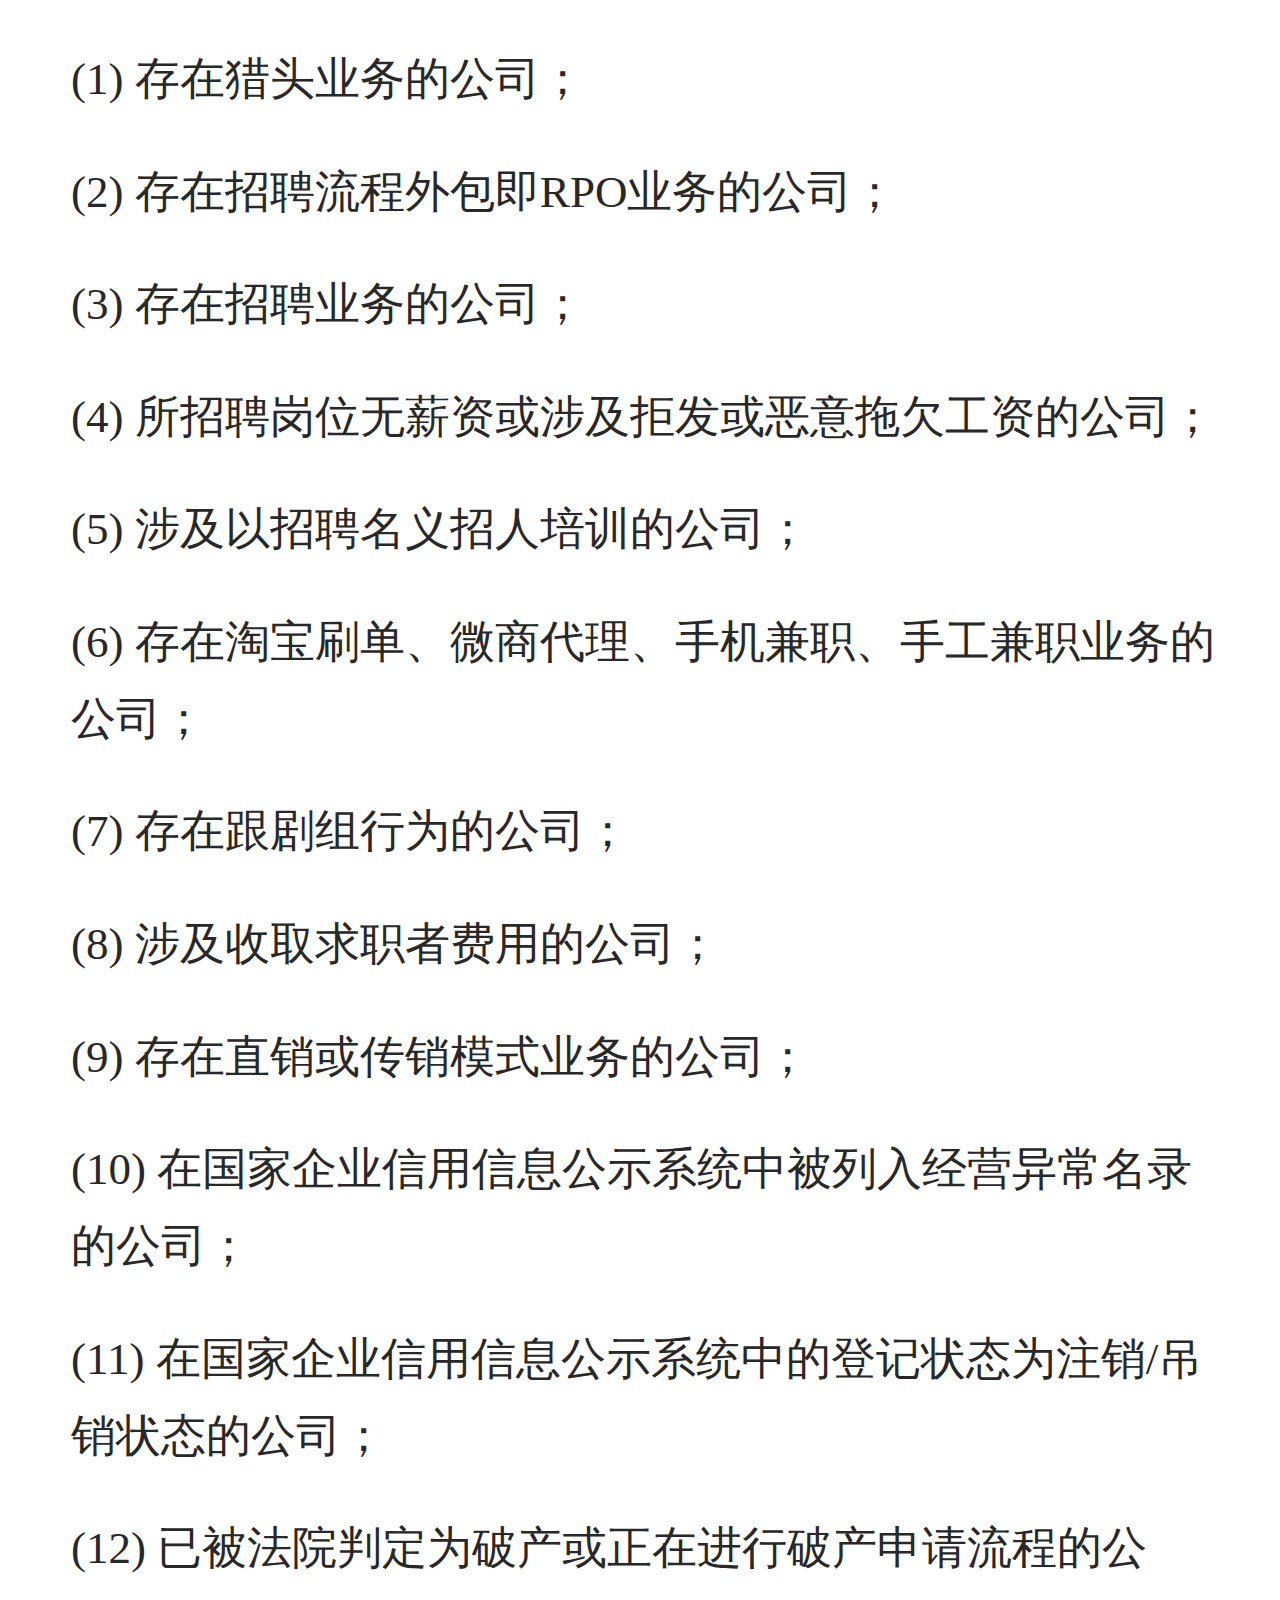
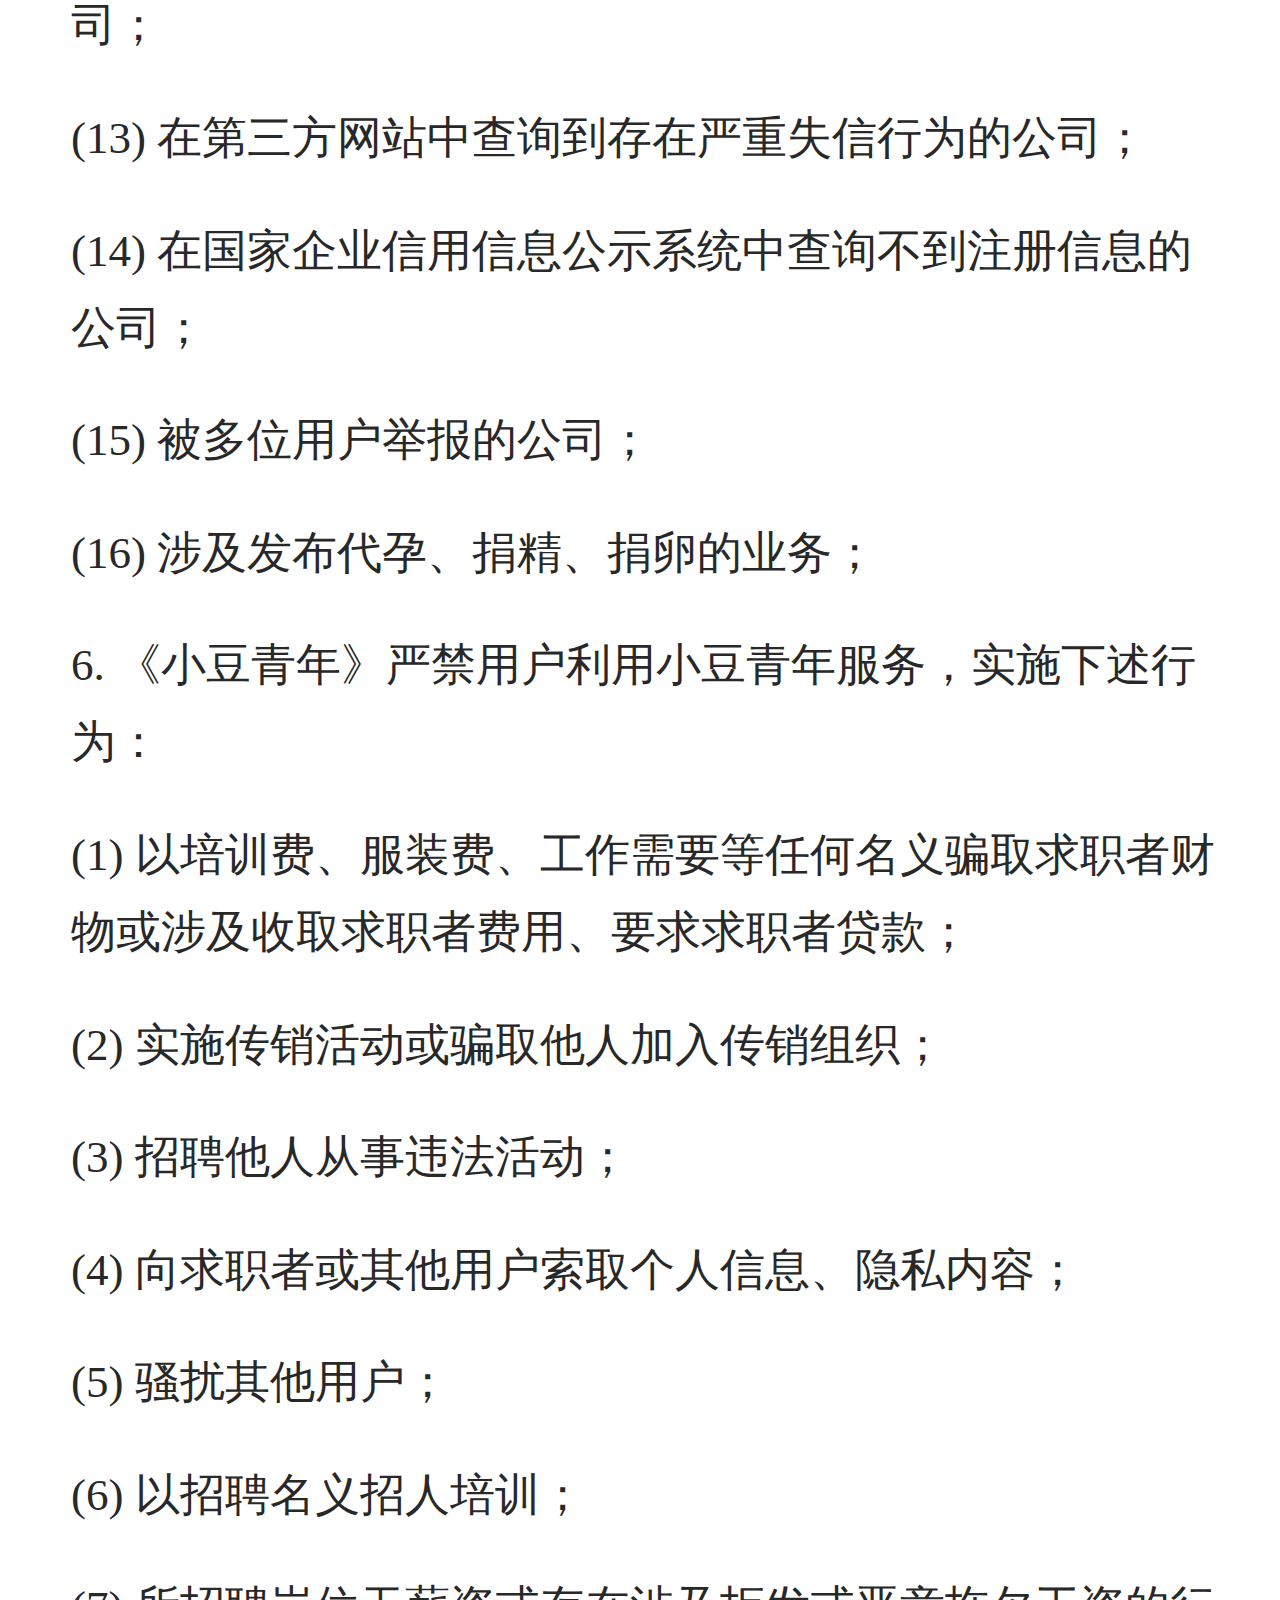
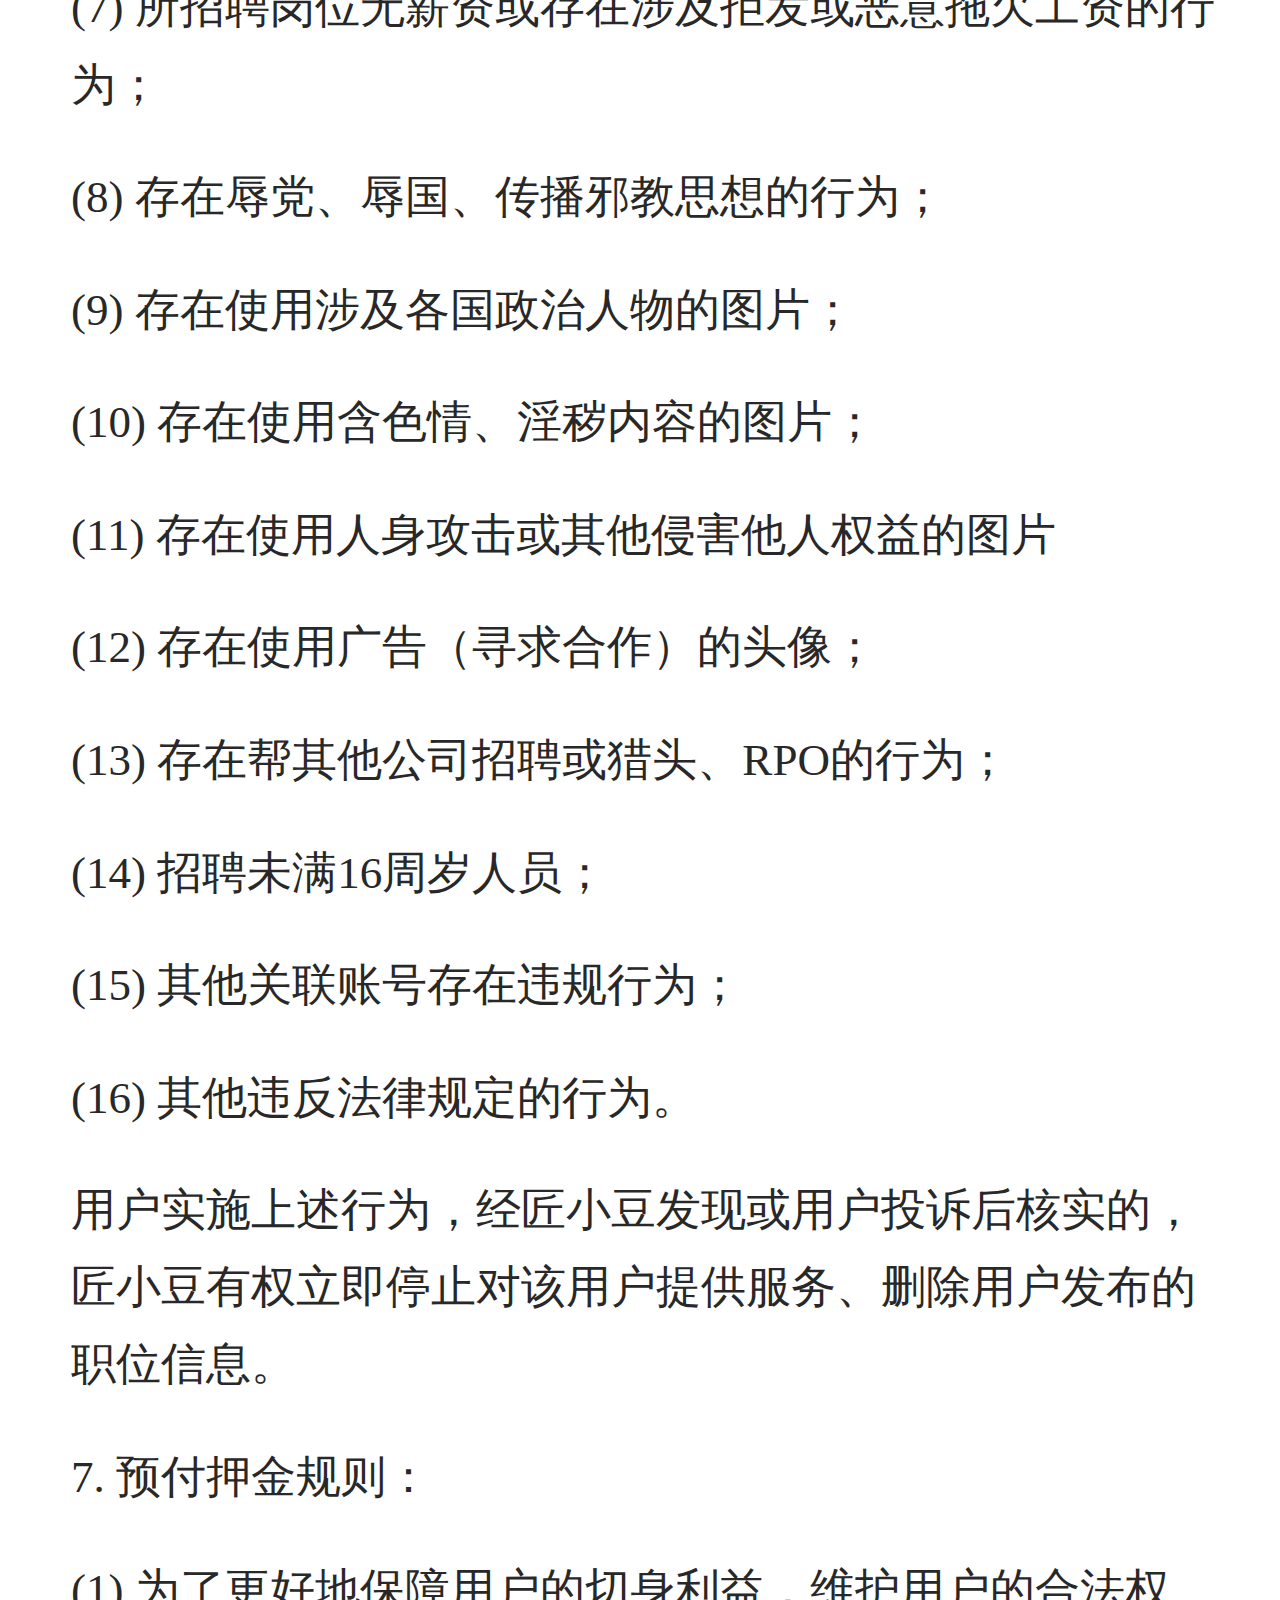
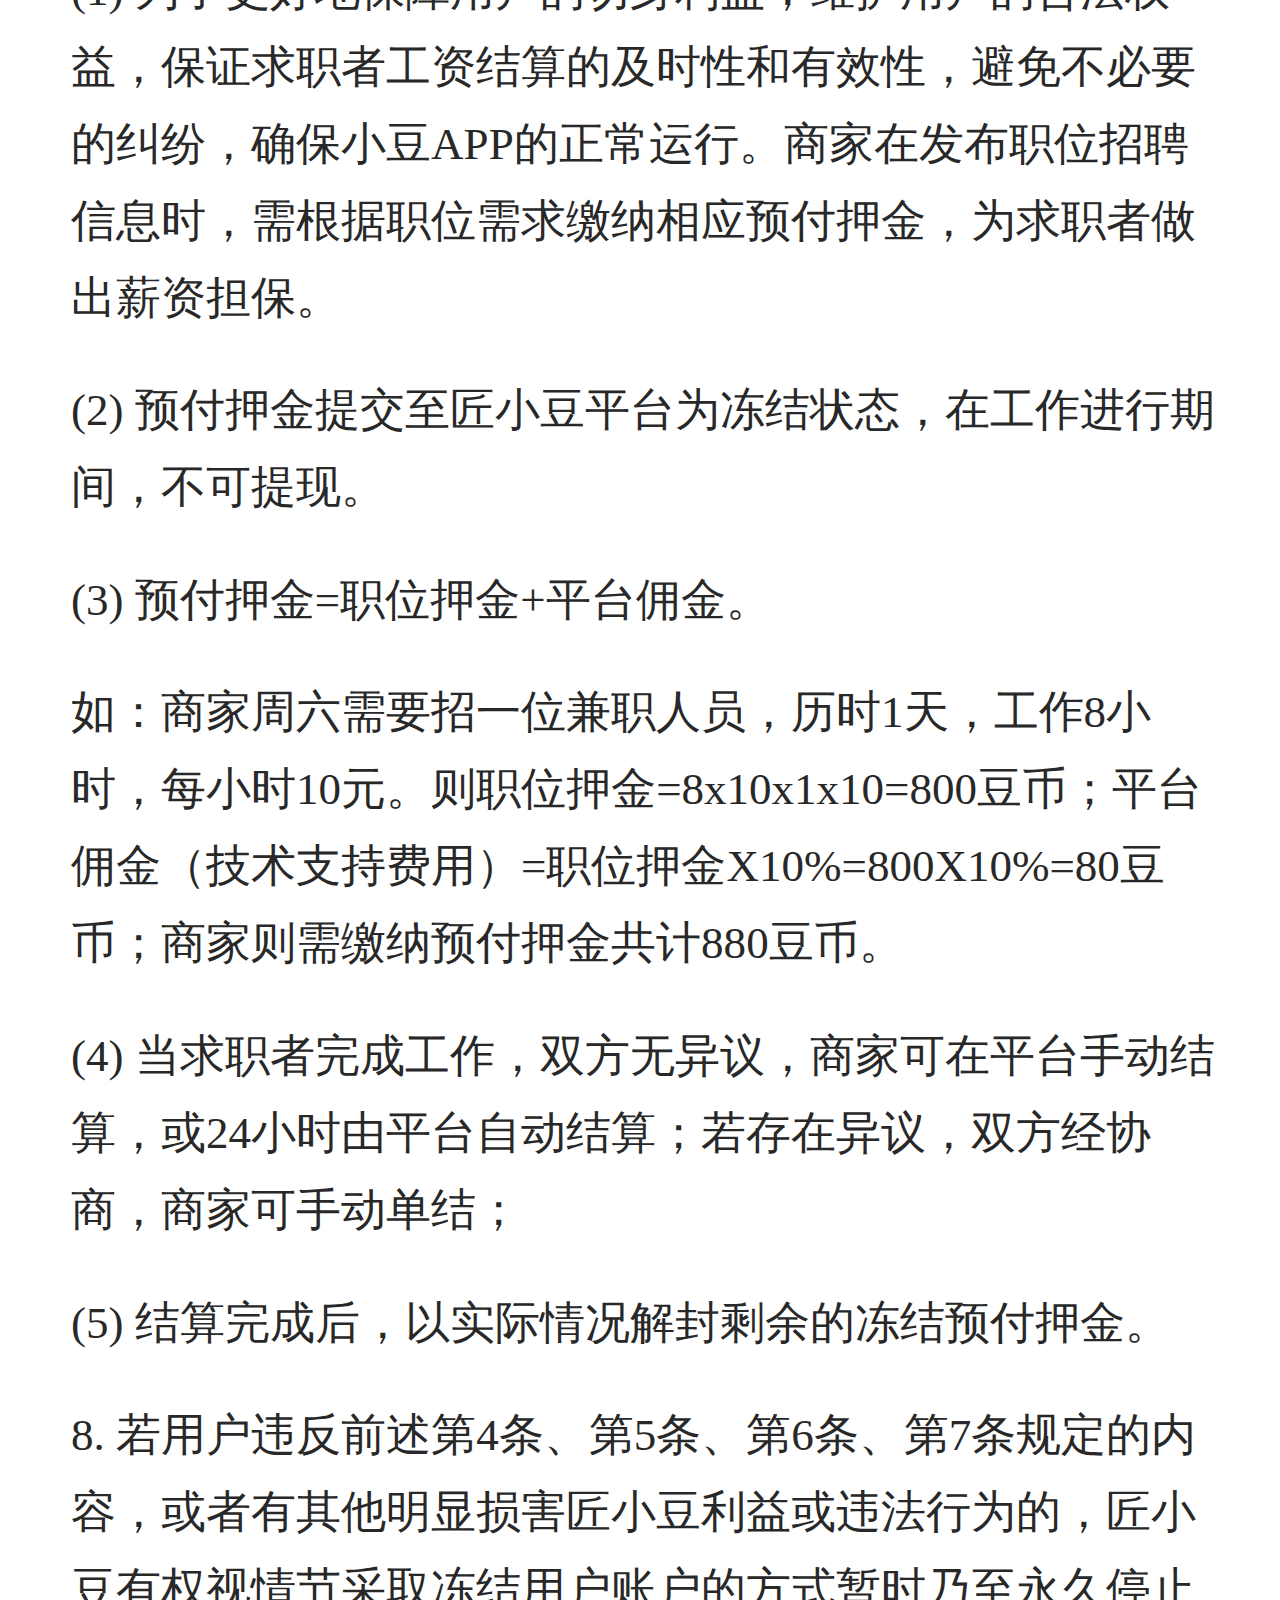
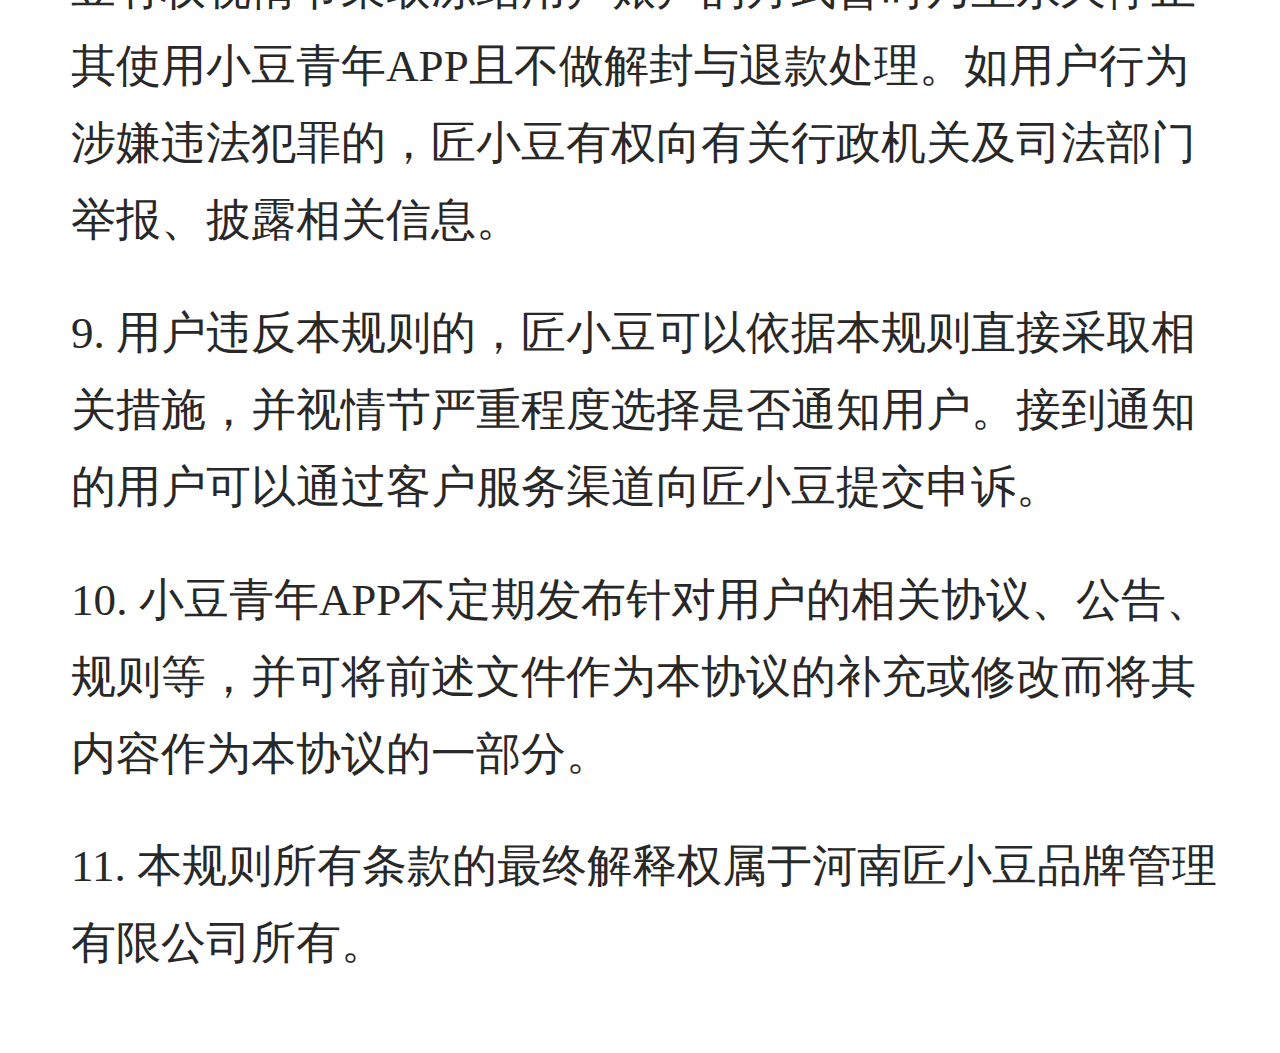
<file: JobInformationReleaseRules.html>
<!DOCTYPE html>
<html lang="en">
<head>
    <meta charset="UTF-8">
    <title>职位信息发布规则</title>
    <style>
        * {
            margin: 0;
            padding: 0;
            -webkit-box-sizing: border-box;
            box-sizing: border-box;
            font-family: -apple-system, PingFangSC-Regular, "Microsoft YaHei UI", '黑体';
            font-size: calc(38 / 10.8 * 1vw);
            color: #282828;
        }

        body {
            padding: calc(60 / 10.8 * 1vw) calc(50 / 10.8 * 1vw) calc(30 / 10.8 * 1vw) calc(60 / 10.8 * 1vw);
        }

        p {
            margin-bottom: calc(30 / 10.8 * 1vw);
        }

        .p1 {
            line-height: calc(53 / 10.8 * 1vw);
        }

        .p2 {
            line-height: calc(65 / 10.8 * 1vw);
        }

        .h1 {
            font-weight: bold;
        }
    </style>
</head>
<body>
<p class="p2">感谢您使用小豆青年APP！本《职位信息发布规则》（以下简称“本规则”）系由您与河南匠小豆品牌管理有限公司（以下简称“匠小豆”）订立的《小豆青年APP用户协议》的有效组成部分，
    与《小豆青年APP用户协议》《小豆青年APP隐私政策》共同构成您与匠小豆合作的法律文件。您在注册、使用小豆青年APP发布职位信息之前，请务必审慎阅读、充分理解本规则。您使用小豆青年APP职位信息服务的行为，即表示您已阅读并同意本规则所涉全部内容。</p>
<p class="p2">
    匠小豆公司有权根据法律法规、政策及产品需求更新本规则，并通过软件发布更新版本的方式修改本规则，修改后的规则于发布时生效。请您定期访问并查看最新规则。如您继续使用小豆青年APP服务，即表示您接受经修订后的规则。</p>
<p class="p2">1. 匠小豆为用户提供发布职位招聘信息的免费服务和增值服务。用户使用小豆青年APP应当遵守本规则以及其他与匠小豆签署的协议。</p>
<p class="p2">2. 匠小豆有权对不同的职位类别下职位信息设置不同的有效期，有效期届满时该职位信息可能被下线。</p>
<p class="p2">3. 匠小豆有权对用户发布的职位信息进行审核，对于不符合本规则的内容，有权拒绝发布或者删除。</p>
<p class="p2">4. 用户不得发布包含下列内容的职位信息或其他信息：</p>
<p class="p2">(1) 包含广告（寻求合作）、传销、直销等内容；</p>
<p class="p2">(2) 包含色情、淫秽内容；</p>
<p class="p2">(3) 包含违法、政治敏感内容；</p>
<p class="p2">(4) 包含不真实的公司信息；</p>
<p class="p2">(5) 包含虚假的商家身份信息；</p>
<p class="p2">(6) 包含不真实的薪资、工作地点，或者工作地点不在中国境内的；</p>
<p class="p2">(7) 包含不真实的职位描述、工作内容；</p>
<p class="p2">(8) 职位类型与职位描述不符的；</p>
<p class="p2">(9) 职位名称与职位描述不明确的；</p>
<p class="p2">(10) 职位名称包含职位名称以外信息的；</p>
<p class="p2">(11) 涉及违反《劳动合同法》；
<p class="p2">(12) 包含性别歧视或指向性歧视，如地域歧视的内容；</p>
<p class="p2">(13) 包含人身攻击或其他侵害他人权益的内容；</p>
<p class="p2">(14) 非正常招聘助理类职位；</p>
<p class="p2">(15) 淘宝刷单、微商代理、手机兼职、手工兼职类职位；</p>
<p class="p2">(16) 过多相同职位；</p>
<p class="p2">(17) 被多位用户举报；</p>
<p class="p2">(18) 涉及发布代孕、捐精、捐卵业务；</p>
<p class="p2">(19) 发布的职位信息与实际所招聘职位不符；</p>
<p class="p2">(20) 其他（鸡汤、段子、水贴等）。</p>
<p class="p2">用户发布的职位信息或其他信息包含但不限于上述内容的，经匠小豆发现或用户投诉后核实的，匠小豆有权驳回其职位发布申请、删除职位信息。</p>
<p class="p2">5. 匠小豆不为下述公司提供职位发布服务，因此如使用小豆青年APP的用户服务于下述公司的，匠小豆有权删除其发布的职位信息：</p>
<p class="p2">(1) 存在猎头业务的公司；</p>
<p class="p2">(2) 存在招聘流程外包即RPO业务的公司；</p>
<p class="p2">(3) 存在招聘业务的公司；</p>
<p class="p2">(4) 所招聘岗位无薪资或涉及拒发或恶意拖欠工资的公司；</p>
<p class="p2">(5) 涉及以招聘名义招人培训的公司；</p>
<p class="p2">(6) 存在淘宝刷单、微商代理、手机兼职、手工兼职业务的公司；</p>
<p class="p2">(7) 存在跟剧组行为的公司；</p>
<p class="p2">(8) 涉及收取求职者费用的公司；</p>
<p class="p2">(9) 存在直销或传销模式业务的公司；</p>
<p class="p2">(10) 在国家企业信用信息公示系统中被列入经营异常名录的公司；</p>
<p class="p2">(11) 在国家企业信用信息公示系统中的登记状态为注销/吊销状态的公司；</p>
<p class="p2">(12) 已被法院判定为破产或正在进行破产申请流程的公司；</p>
<p class="p2">(13) 在第三方网站中查询到存在严重失信行为的公司；</p>
<p class="p2">(14) 在国家企业信用信息公示系统中查询不到注册信息的公司；</p>
<p class="p2">(15) 被多位用户举报的公司；</p>
<p class="p2">(16) 涉及发布代孕、捐精、捐卵的业务；</p>
<p class="p2">6. 《小豆青年》严禁用户利用小豆青年服务，实施下述行为：</p>
<p class="p2">(1) 以培训费、服装费、工作需要等任何名义骗取求职者财物或涉及收取求职者费用、要求求职者贷款；</p>
<p class="p2">(2) 实施传销活动或骗取他人加入传销组织；</p>
<p class="p2">(3) 招聘他人从事违法活动；</p>
<p class="p2">(4) 向求职者或其他用户索取个人信息、隐私内容；</p>
<p class="p2">(5) 骚扰其他用户；</p>
<p class="p2">(6) 以招聘名义招人培训；</p>
<p class="p2">(7) 所招聘岗位无薪资或存在涉及拒发或恶意拖欠工资的行为；</p>
<p class="p2">(8) 存在辱党、辱国、传播邪教思想的行为；</p>
<p class="p2">(9) 存在使用涉及各国政治人物的图片；</p>
<p class="p2">(10) 存在使用含色情、淫秽内容的图片；</p>
<p class="p2">(11) 存在使用人身攻击或其他侵害他人权益的图片</p>
<p class="p2">(12) 存在使用广告（寻求合作）的头像；</p>
<p class="p2">(13) 存在帮其他公司招聘或猎头、RPO的行为；</p>
<p class="p2">(14) 招聘未满16周岁人员；</p>
<p class="p2">(15) 其他关联账号存在违规行为；</p>
<p class="p2">(16) 其他违反法律规定的行为。</p>
<p class="p2">用户实施上述行为，经匠小豆发现或用户投诉后核实的，匠小豆有权立即停止对该用户提供服务、删除用户发布的职位信息。</p>
<p class="p2">7. 预付押金规则：</p>
<p class="p2">(1)
    为了更好地保障用户的切身利益，维护用户的合法权益，保证求职者工资结算的及时性和有效性，避免不必要的纠纷，确保小豆APP的正常运行。商家在发布职位招聘信息时，需根据职位需求缴纳相应预付押金，为求职者做出薪资担保。</p>
<p class="p2">(2) 预付押金提交至匠小豆平台为冻结状态，在工作进行期间，不可提现。</p>
<p class="p2">(3) 预付押金=职位押金+平台佣金。</p>
<p class="p2">
    如：商家周六需要招一位兼职人员，历时1天，工作8小时，每小时10元。则职位押金=8x10x1x10=800豆币；平台佣金（技术支持费用）=职位押金X10%=800X10%=80豆币；商家则需缴纳预付押金共计880豆币。</p>
<p class="p2">(4) 当求职者完成工作，双方无异议，商家可在平台手动结算，或24小时由平台自动结算；若存在异议，双方经协商，商家可手动单结；</p>
<p class="p2">(5) 结算完成后，以实际情况解封剩余的冻结预付押金。</p>

<p class="p2">8.
   若用户违反前述第4条、第5条、第6条、第7条规定的内容，或者有其他明显损害匠小豆利益或违法行为的，匠小豆有权视情节采取冻结用户账户的方式暂时乃至永久停止其使用小豆青年APP且不做解封与退款处理。如用户行为涉嫌违法犯罪的，匠小豆有权向有关行政机关及司法部门举报、披露相关信息。</p>
<p class="p2">9. 用户违反本规则的，匠小豆可以依据本规则直接采取相关措施，并视情节严重程度选择是否通知用户。接到通知的用户可以通过客户服务渠道向匠小豆提交申诉。</p>
<p class="p2">10. 小豆青年APP不定期发布针对用户的相关协议、公告、规则等，并可将前述文件作为本协议的补充或修改而将其内容作为本协议的一部分。</p>
<p class="p2">11. 本规则所有条款的最终解释权属于河南匠小豆品牌管理有限公司所有。</p>
</body>
</html>
</file>
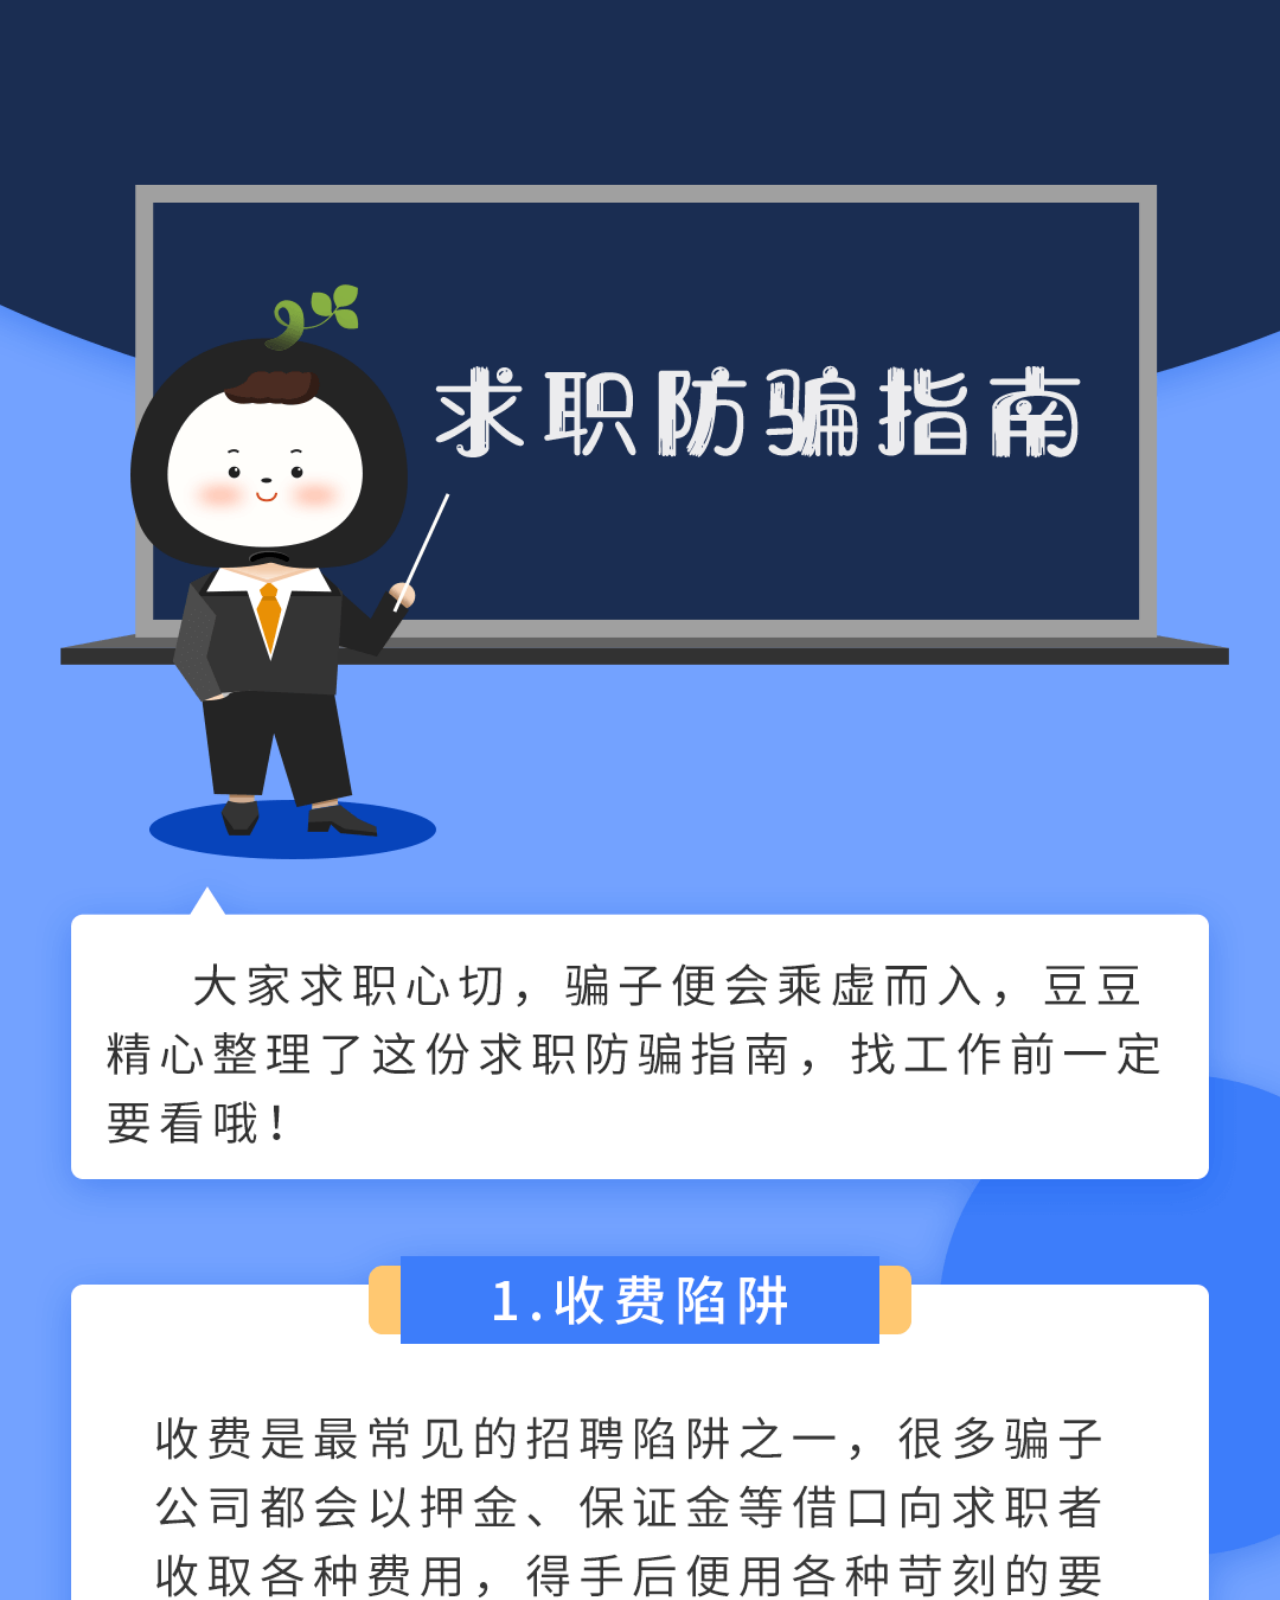
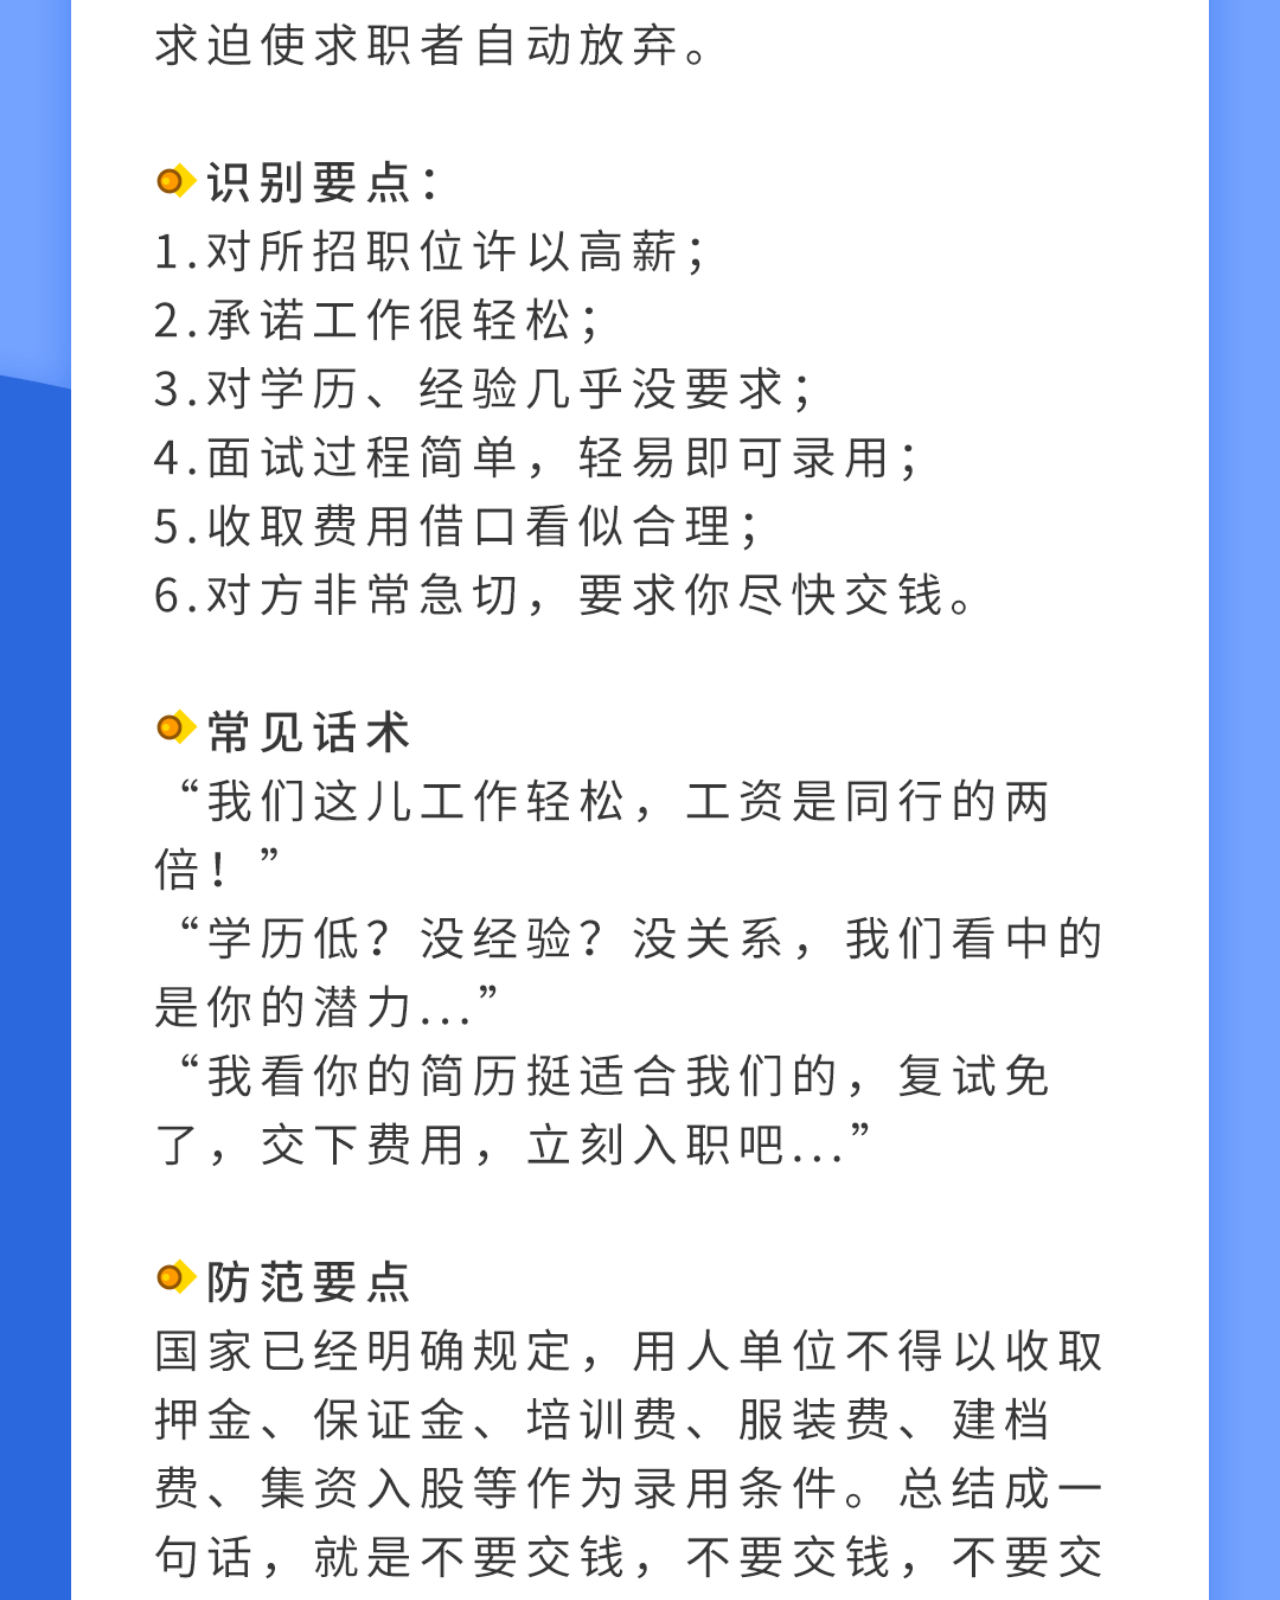
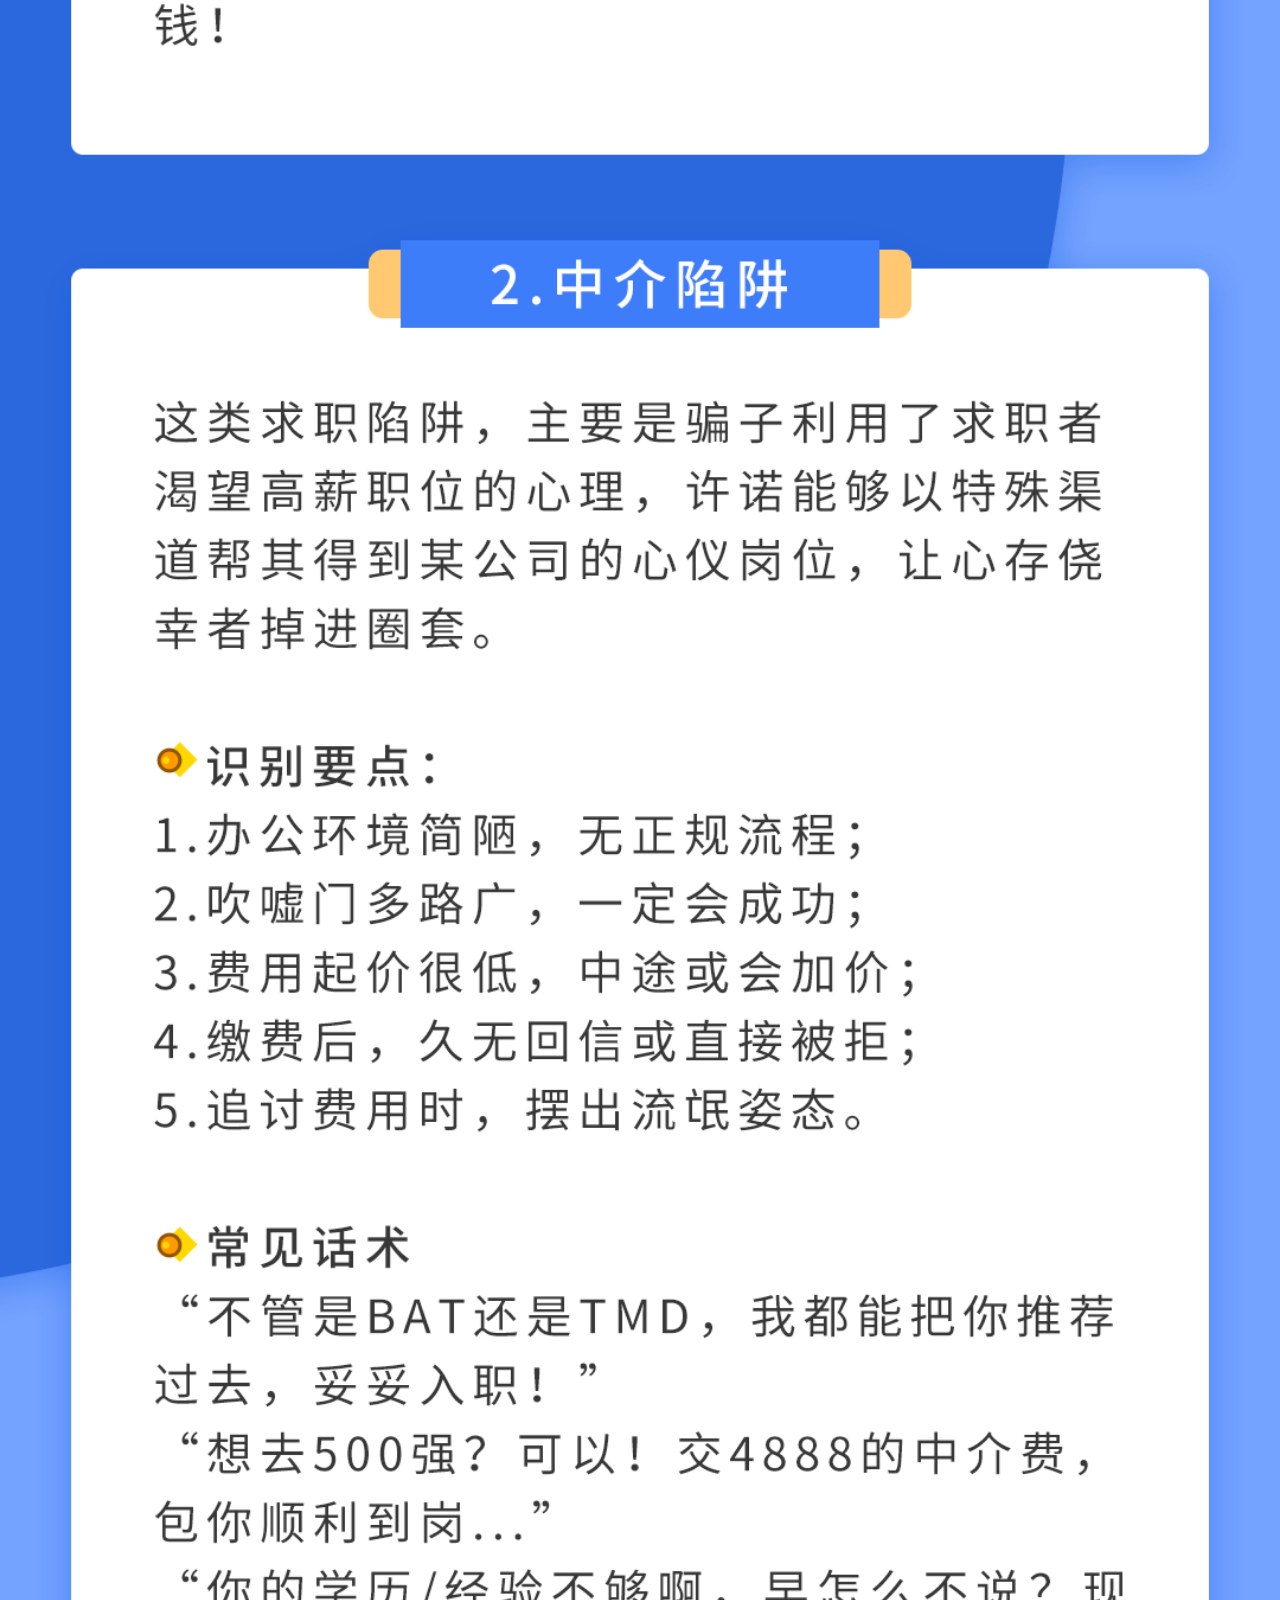
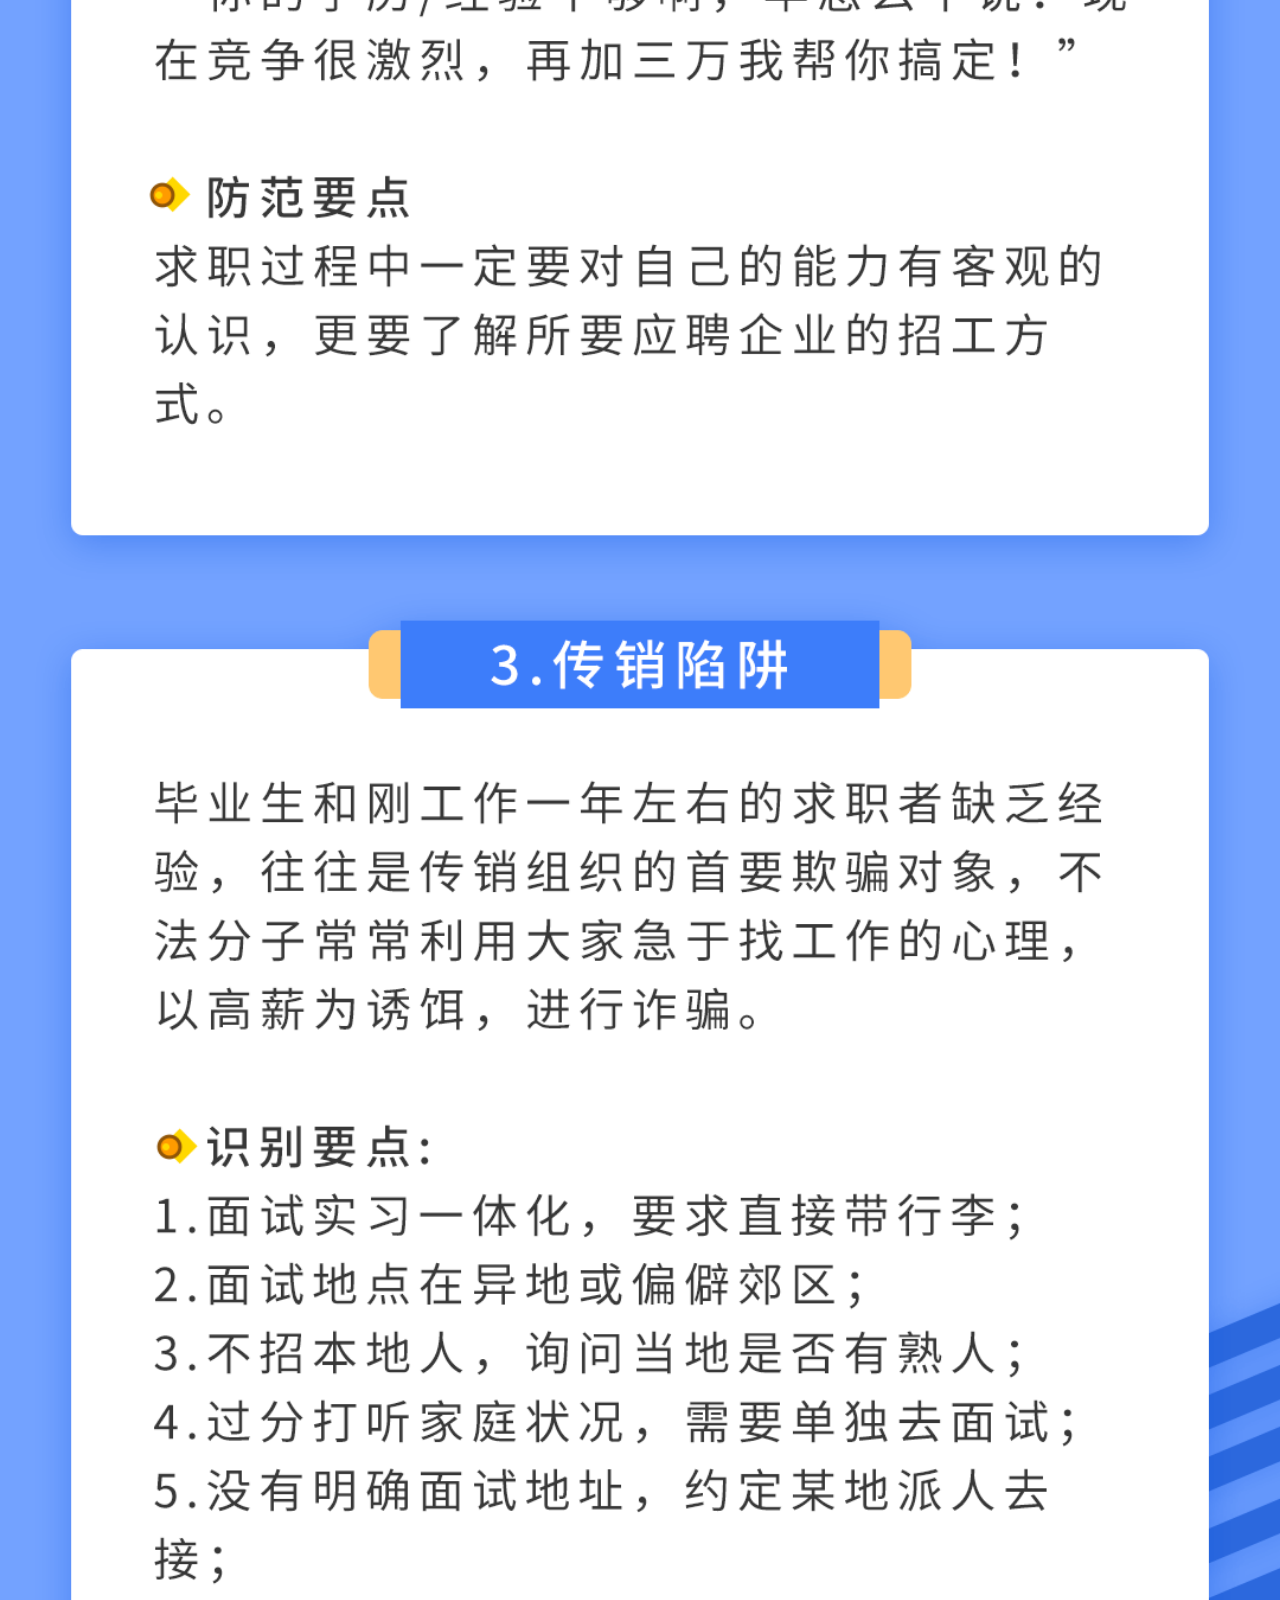
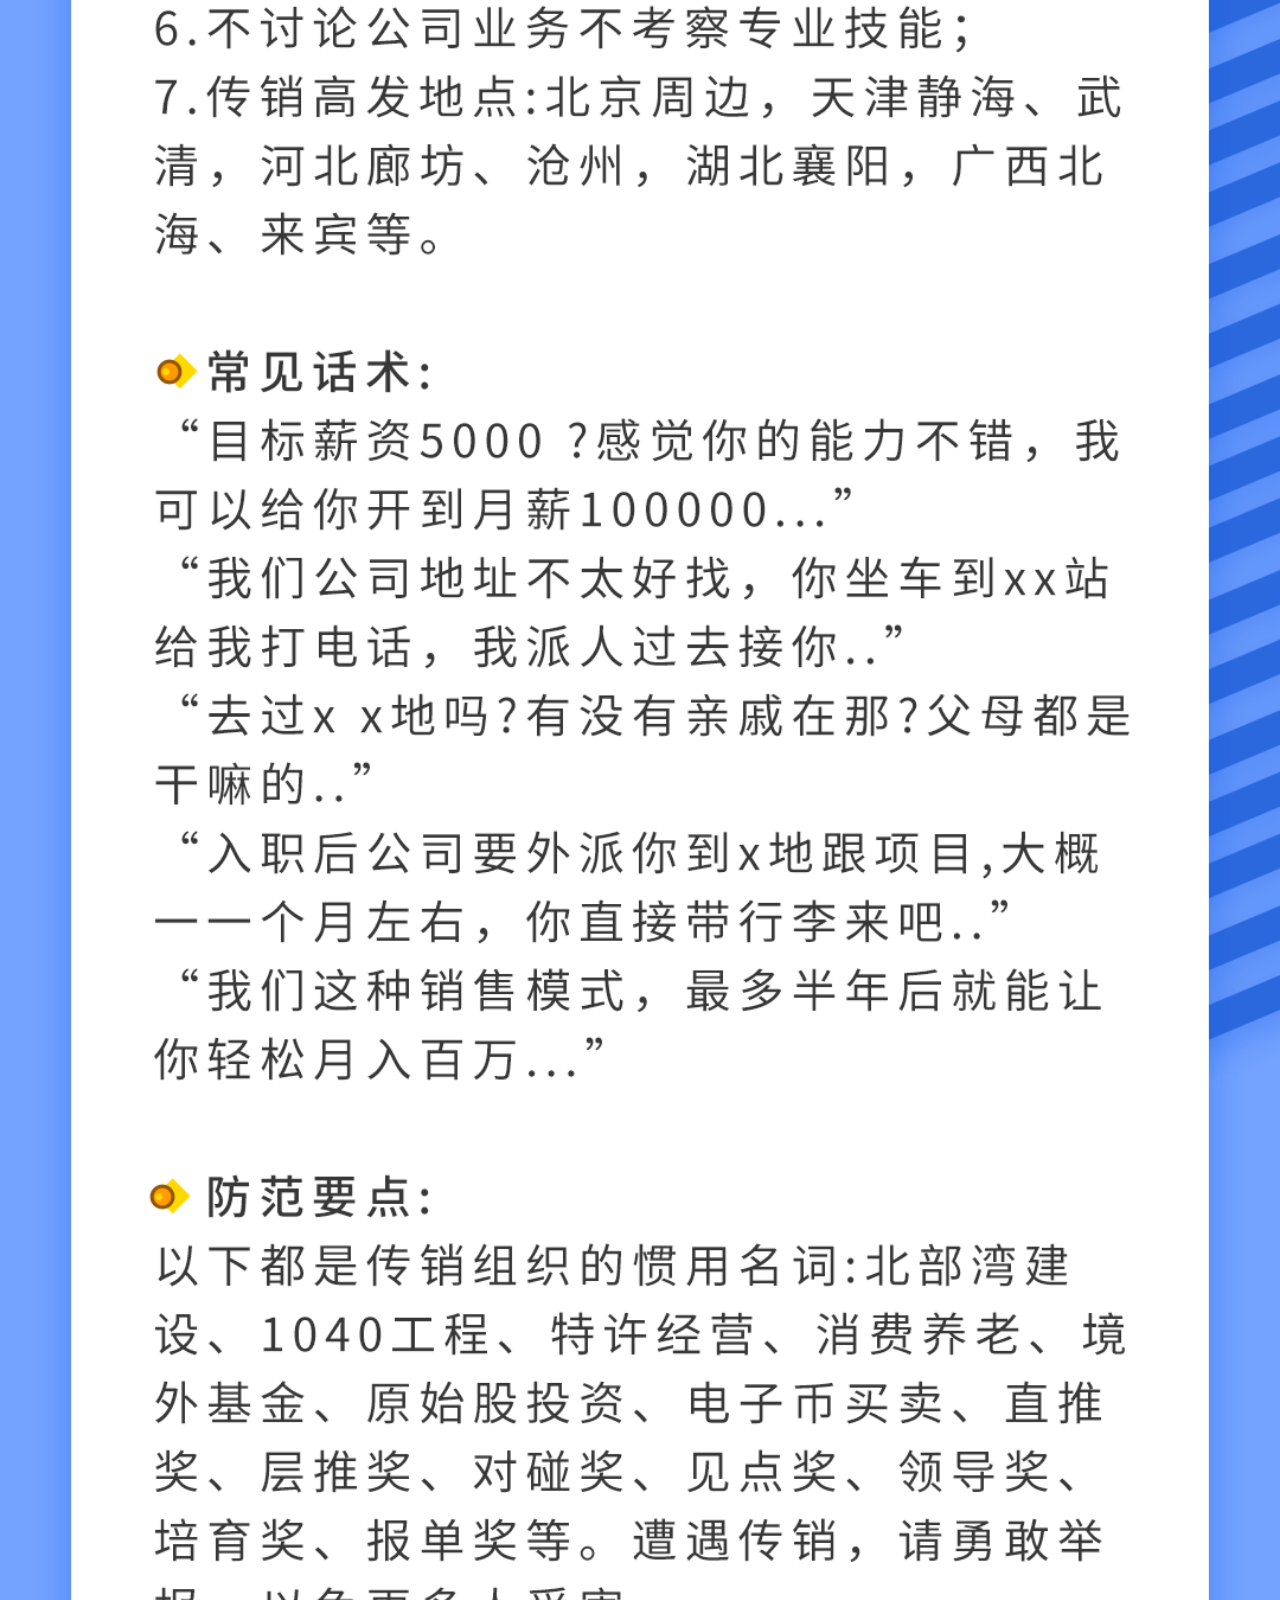
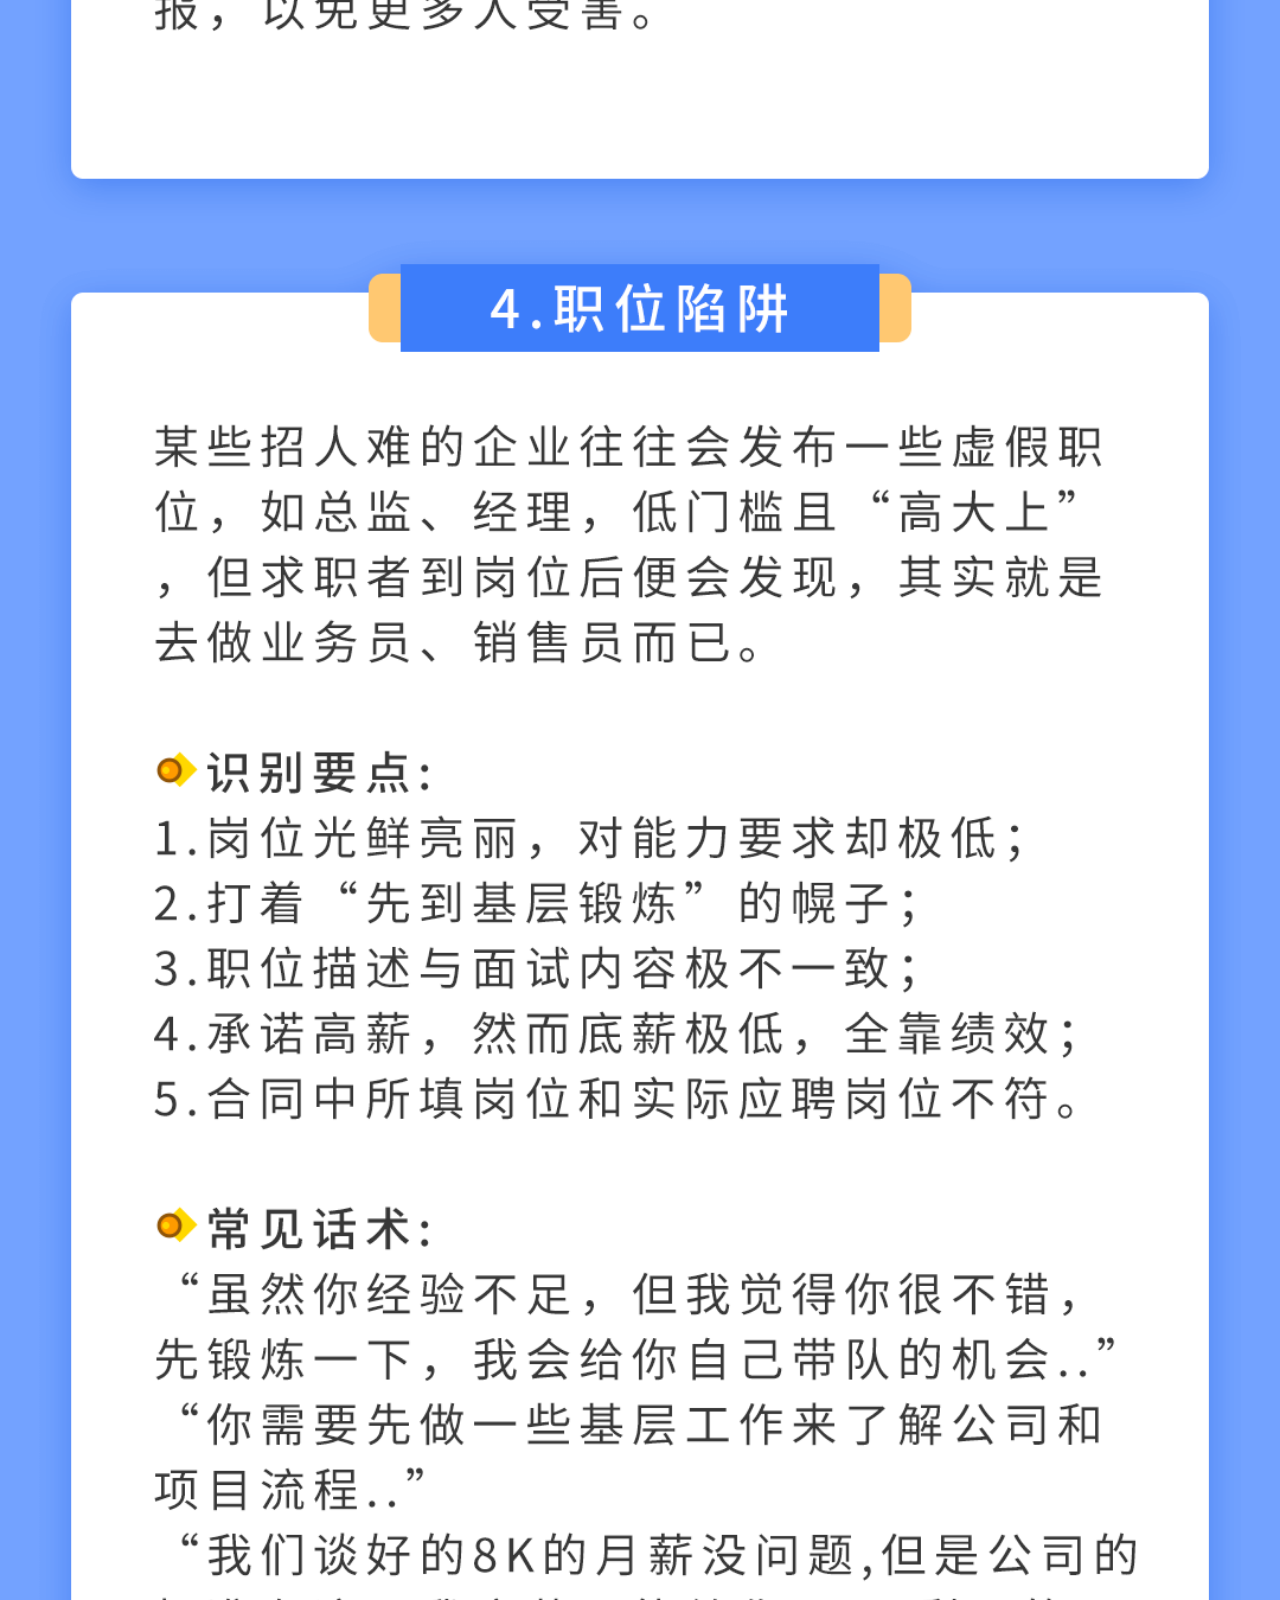
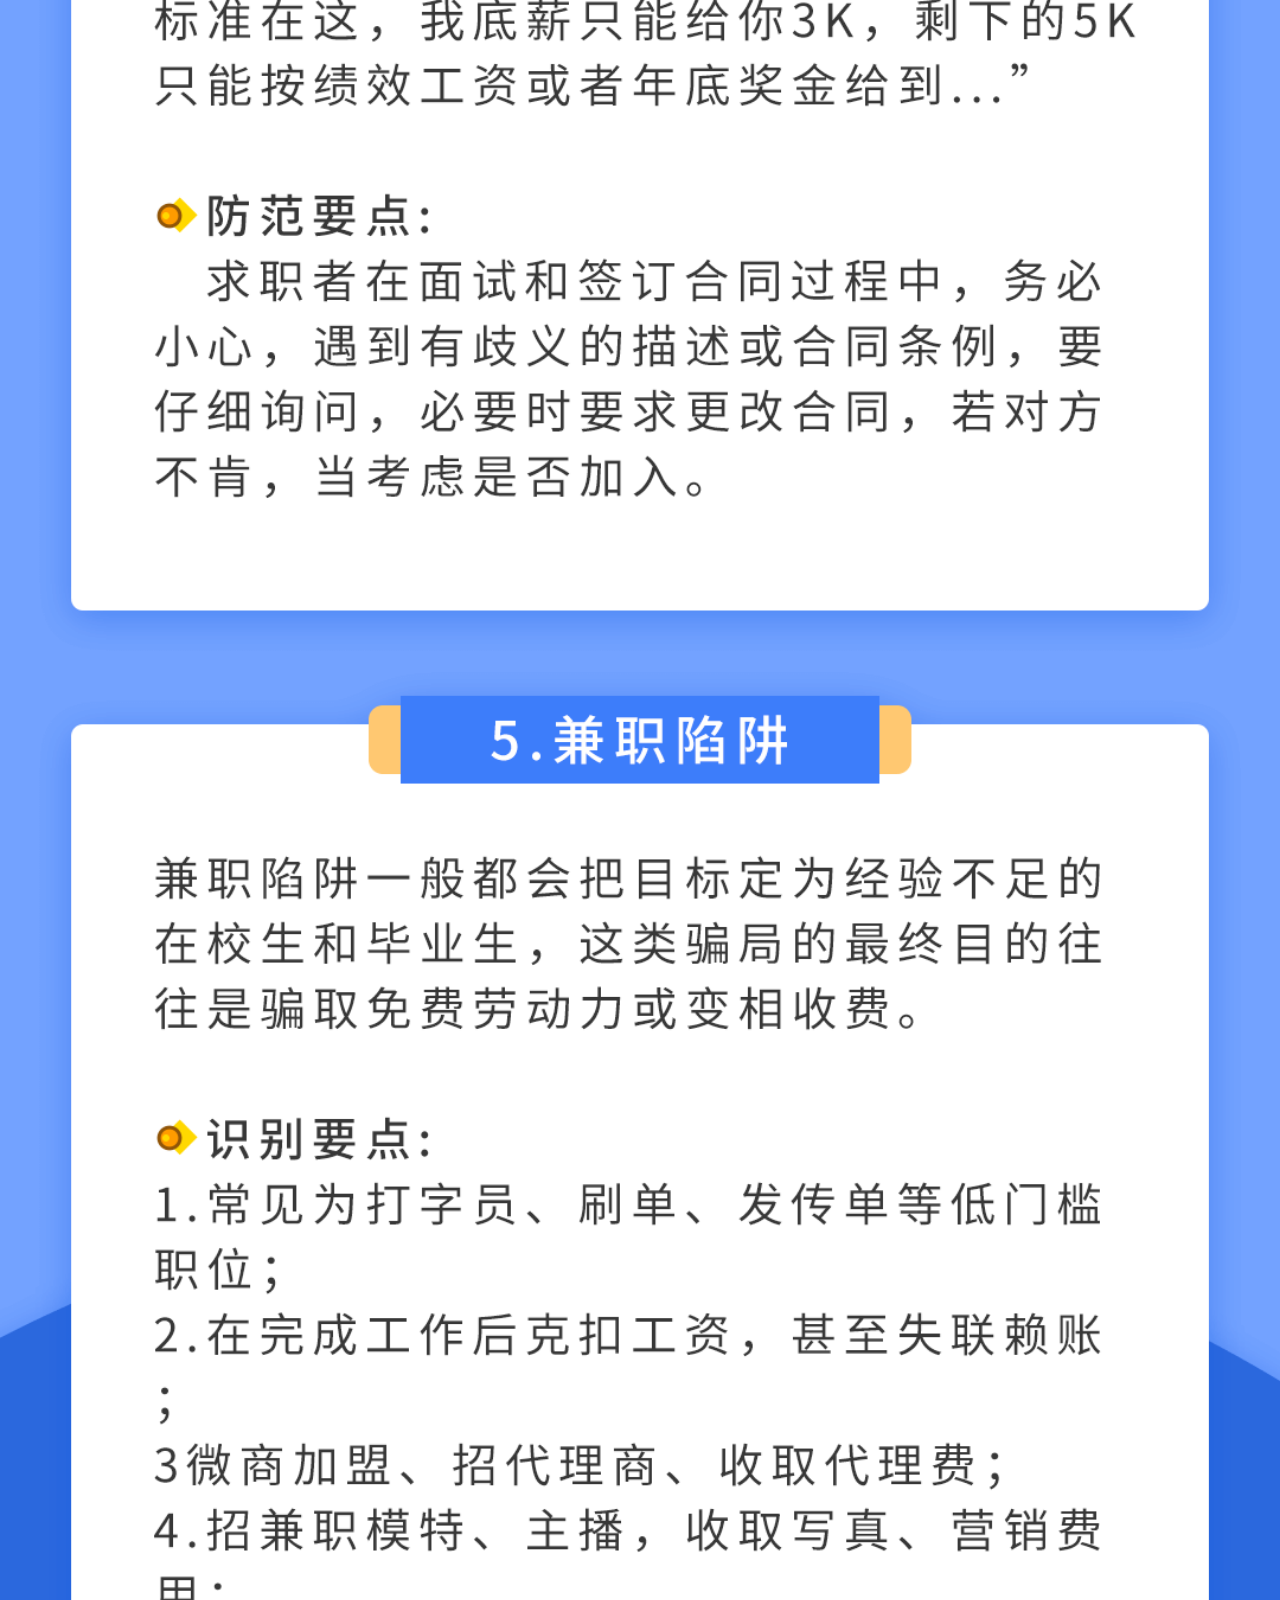
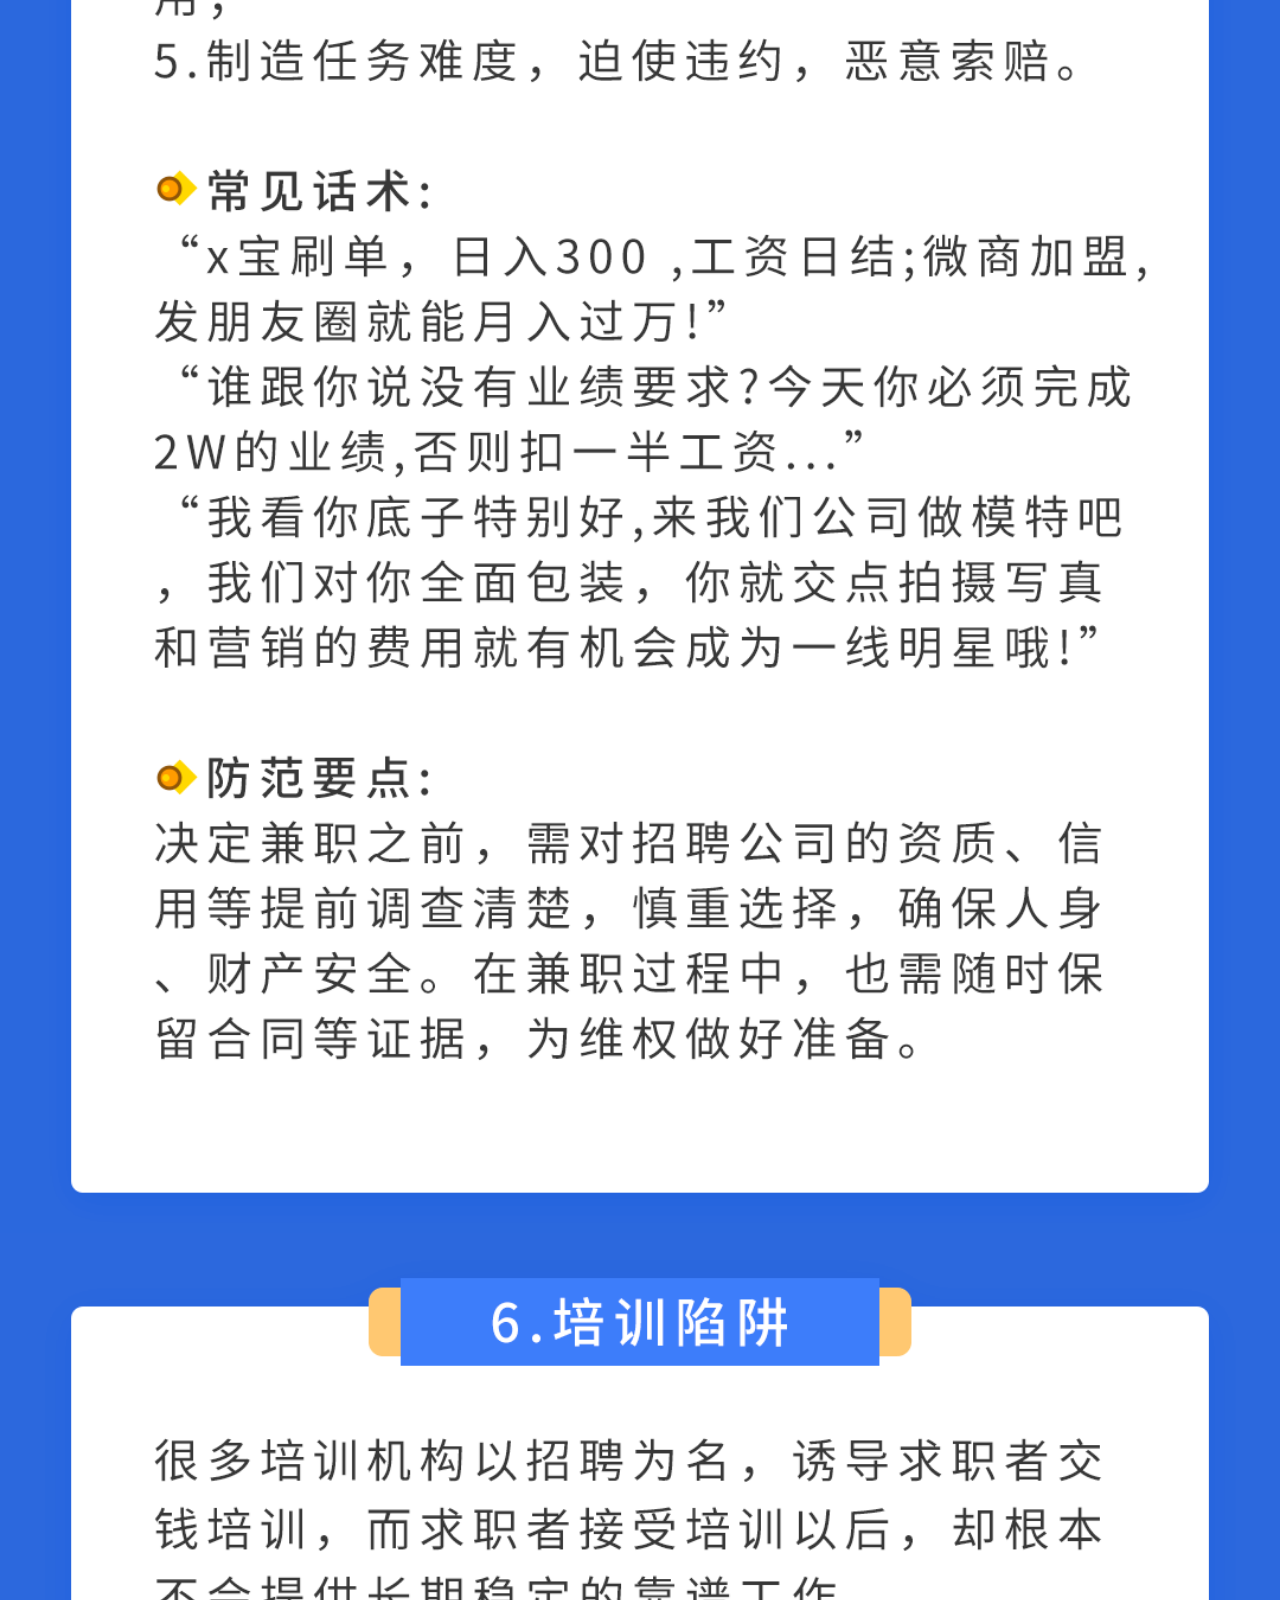
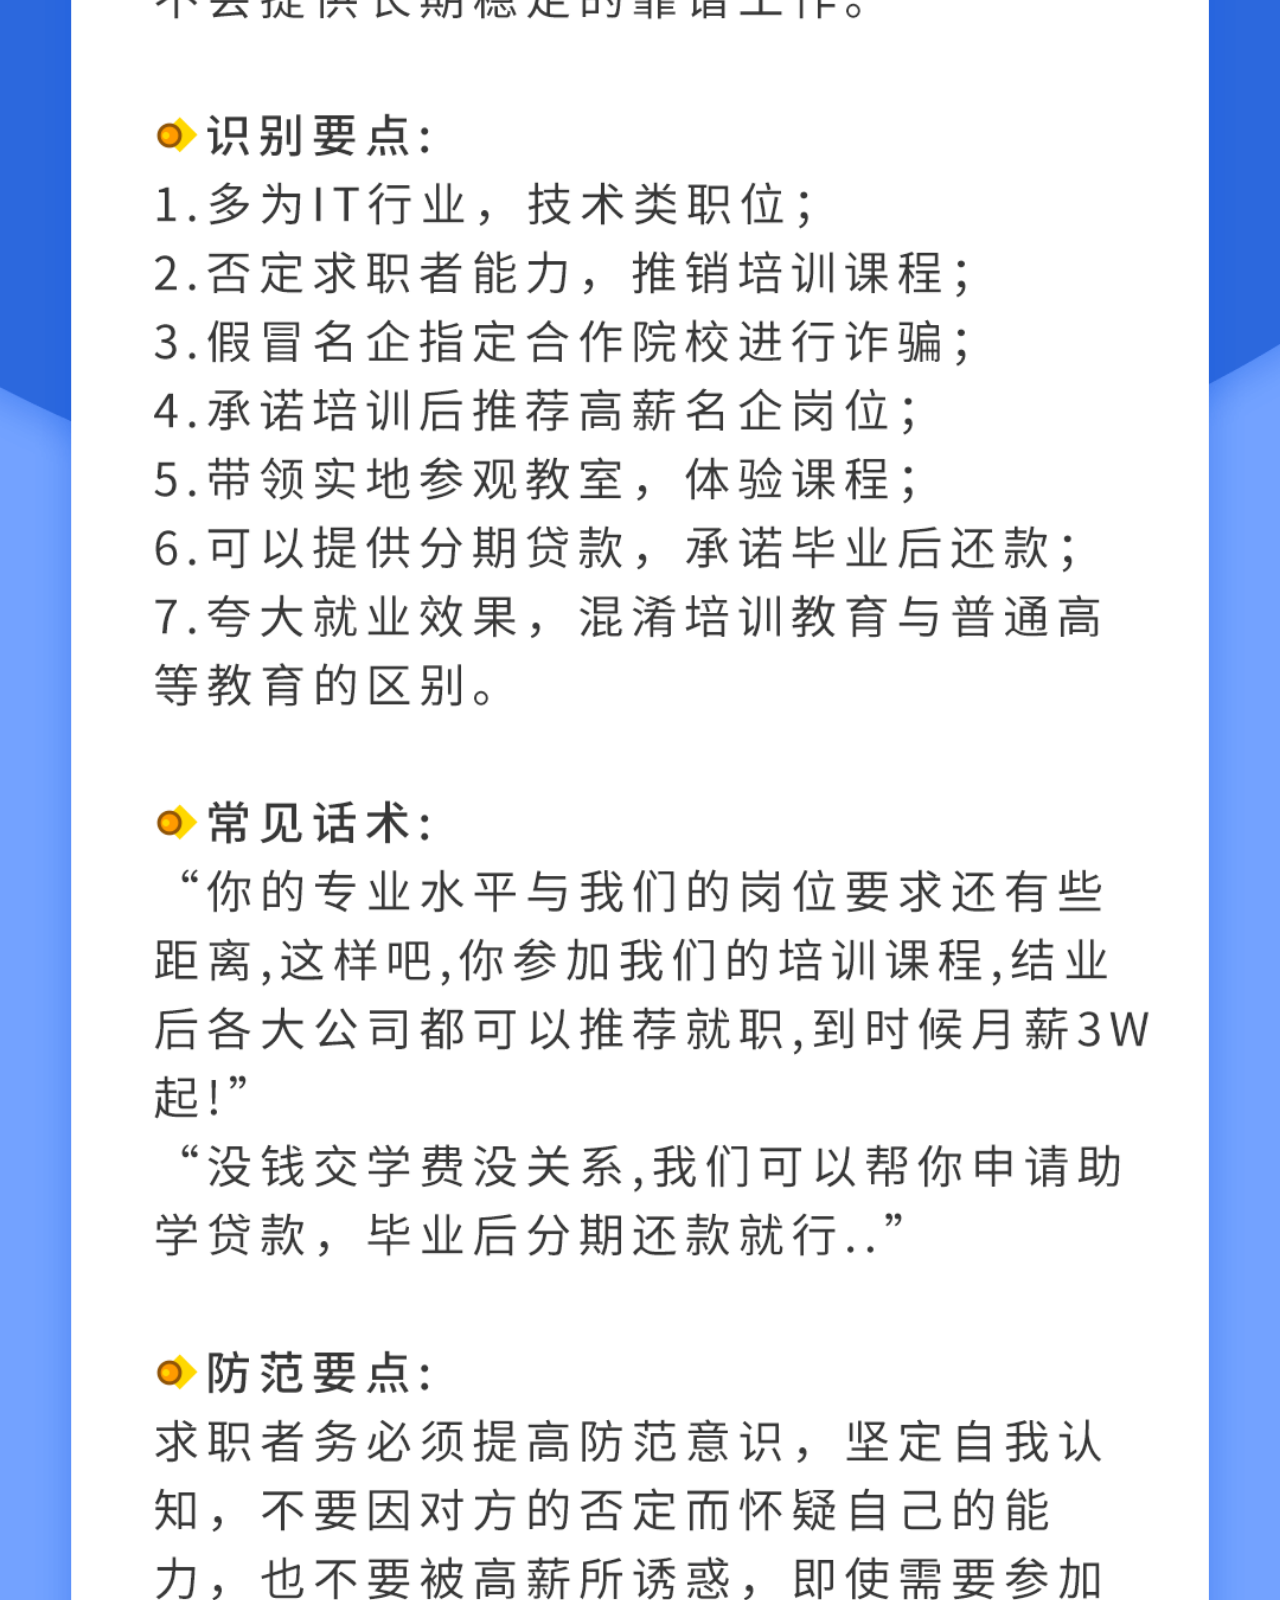
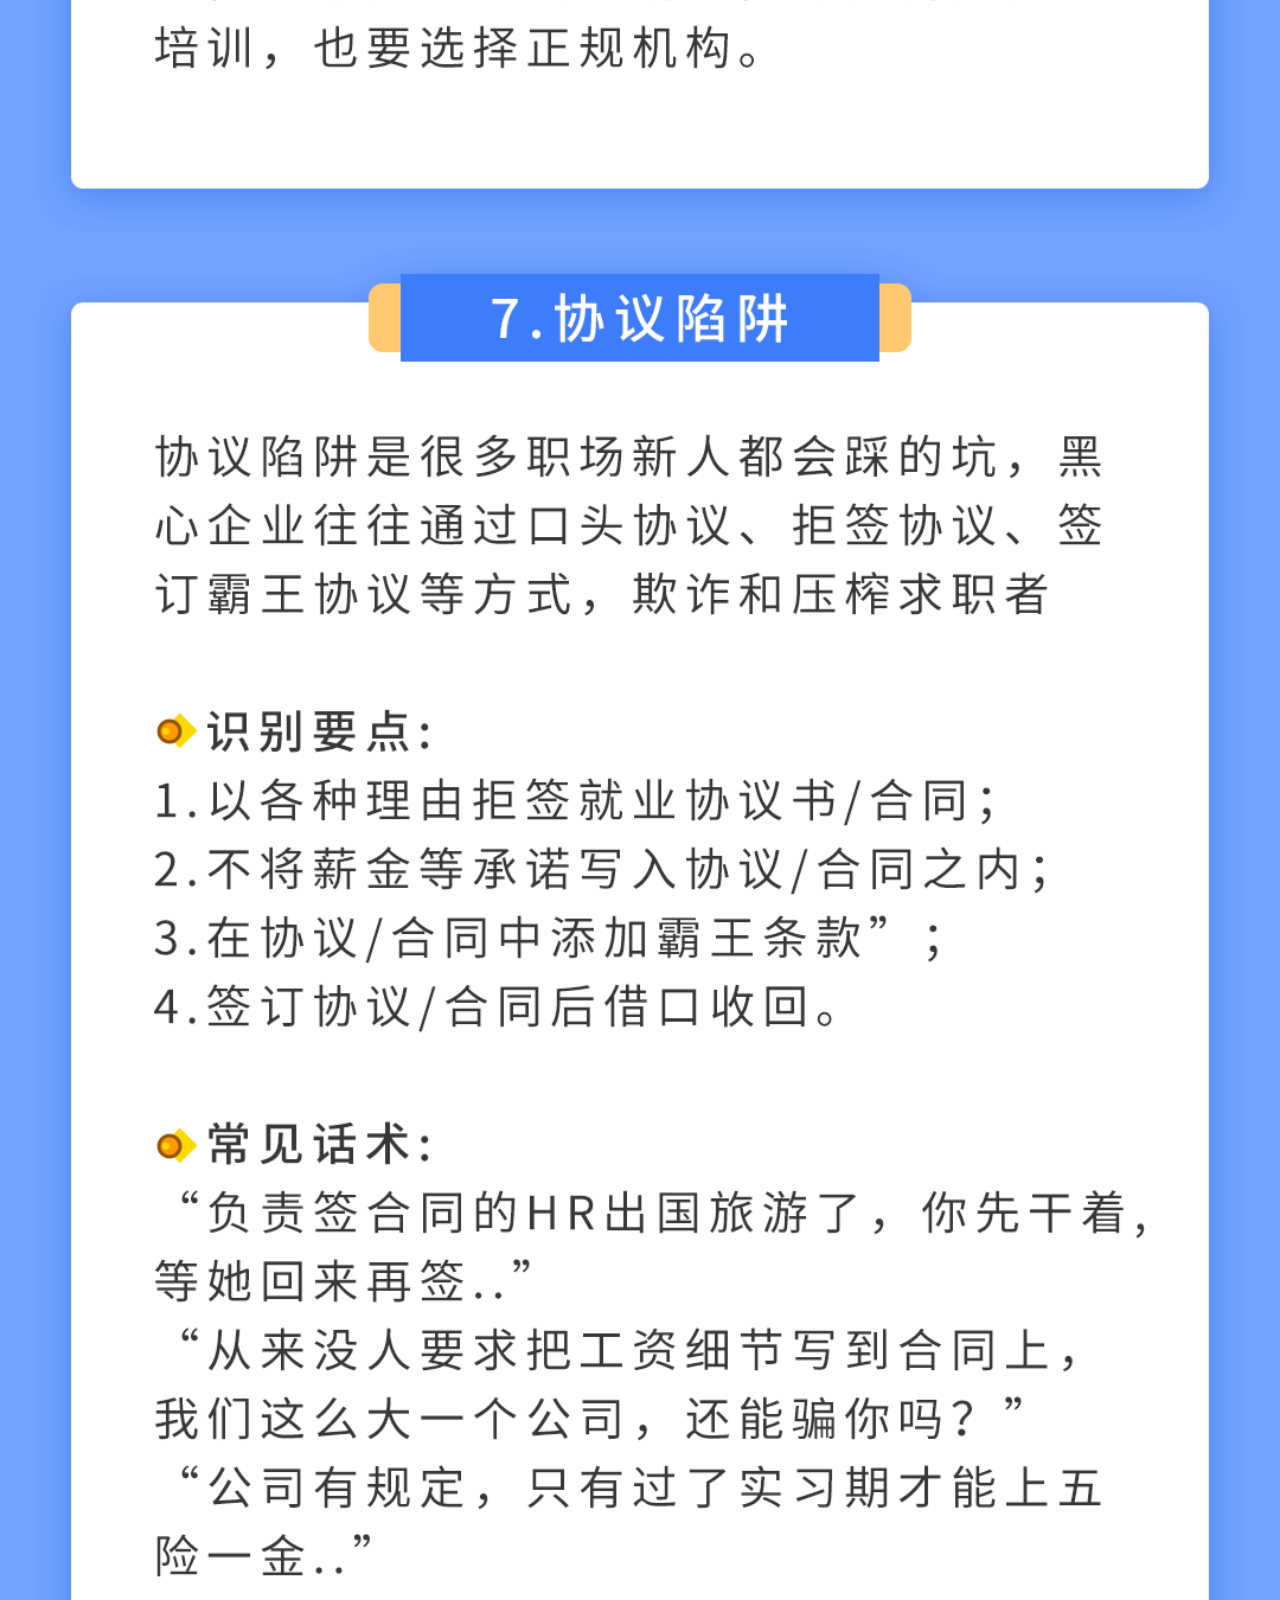
<file: JobSearchGuide.html>
<!DOCTYPE html>
<html lang="en">
<head>
    <meta charset="UTF-8">
    <title>求职指南</title>
    <meta name="viewport"
          content="width=device-width,initial-scale=1.0,minimum-scale=1.0,maximum-scale=1.0,user-scalable=0">

</head>
<body style="margin: 0">
<img src="./JobSearchGuideImg/1.jpg" alt="" width="100%" style="display: block"/>
<img src="./JobSearchGuideImg/2.jpg" alt="" width="100%" style="display: block"/>
<img src="./JobSearchGuideImg/3.jpg" alt="" width="100%" style="display: block"/>
<img src="./JobSearchGuideImg/4.jpg" alt="" width="100%" style="display: block"/>
<img src="./JobSearchGuideImg/5.jpg" alt="" width="100%" style="display: block"/>
<img src="./JobSearchGuideImg/6.jpg" alt="" width="100%" style="display: block"/>
<img src="./JobSearchGuideImg/7.jpg" alt="" width="100%" style="display: block"/>
</body>
</html>
</file>
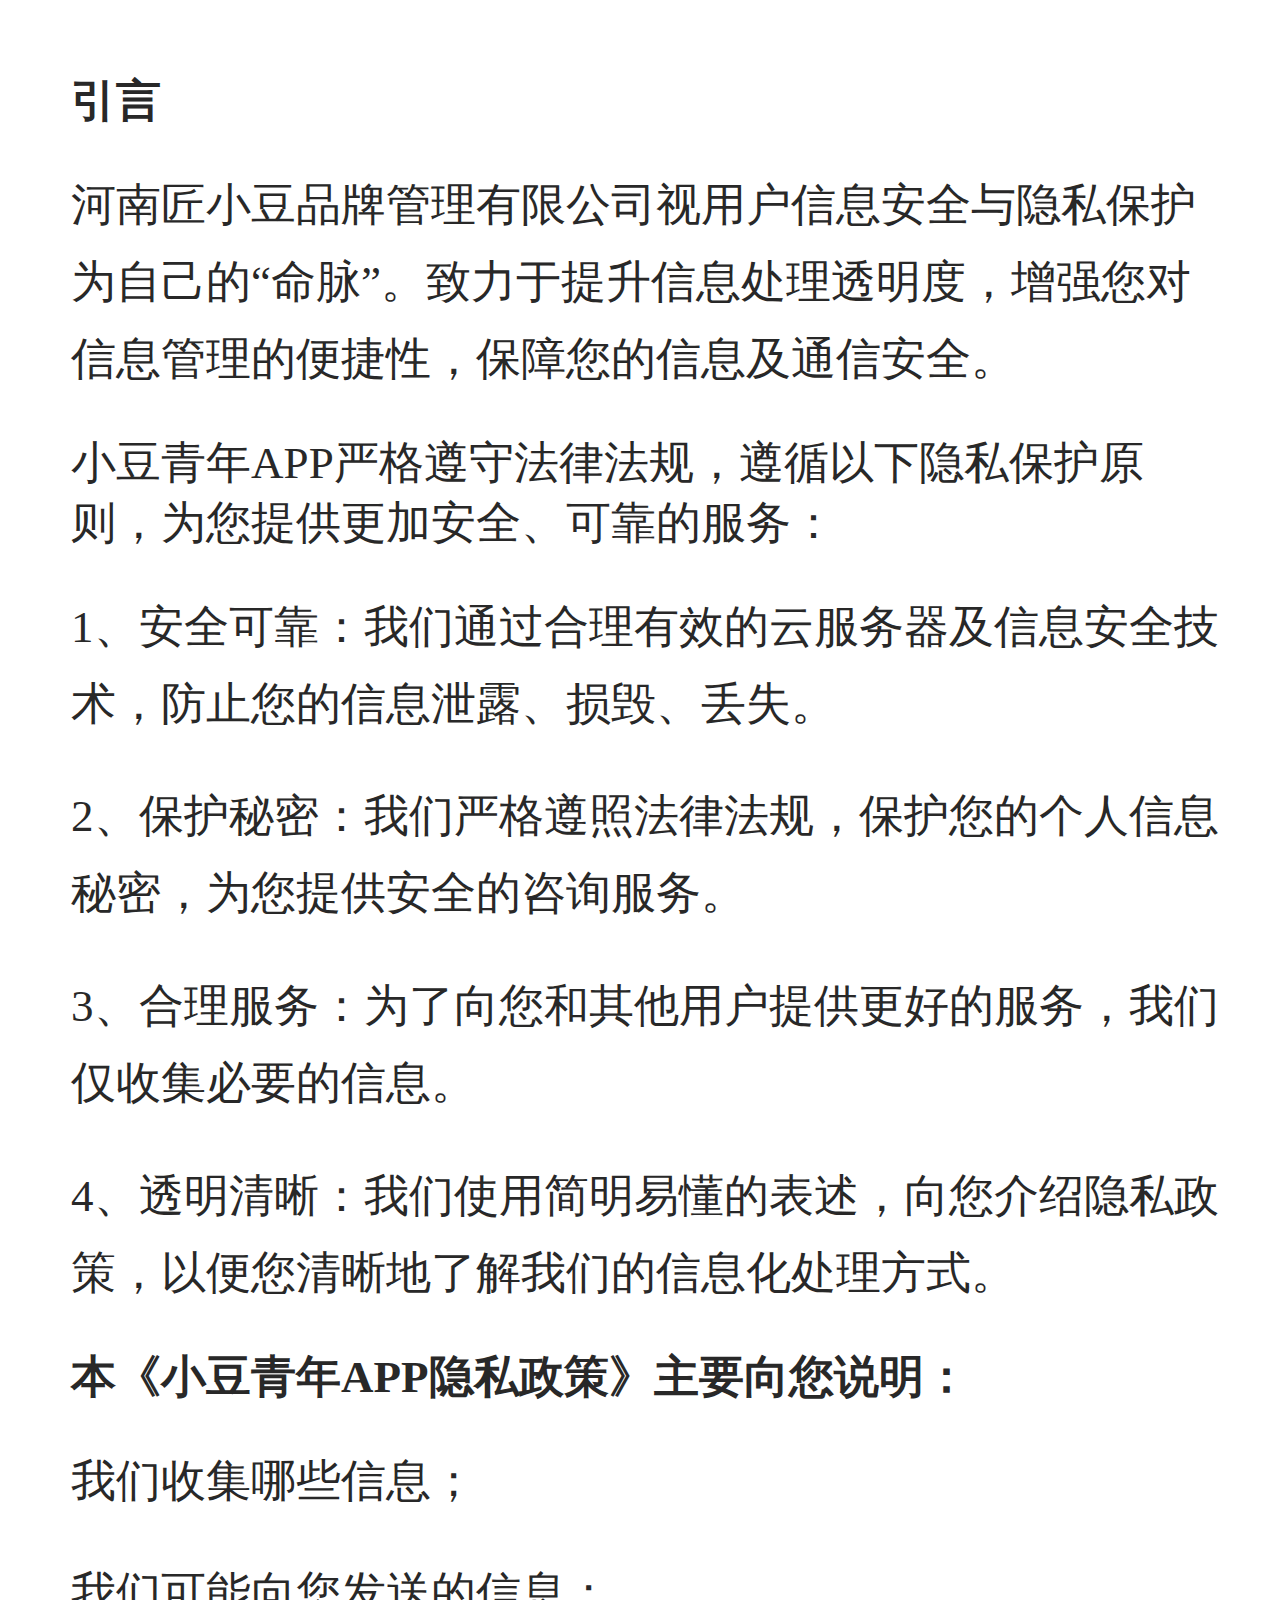
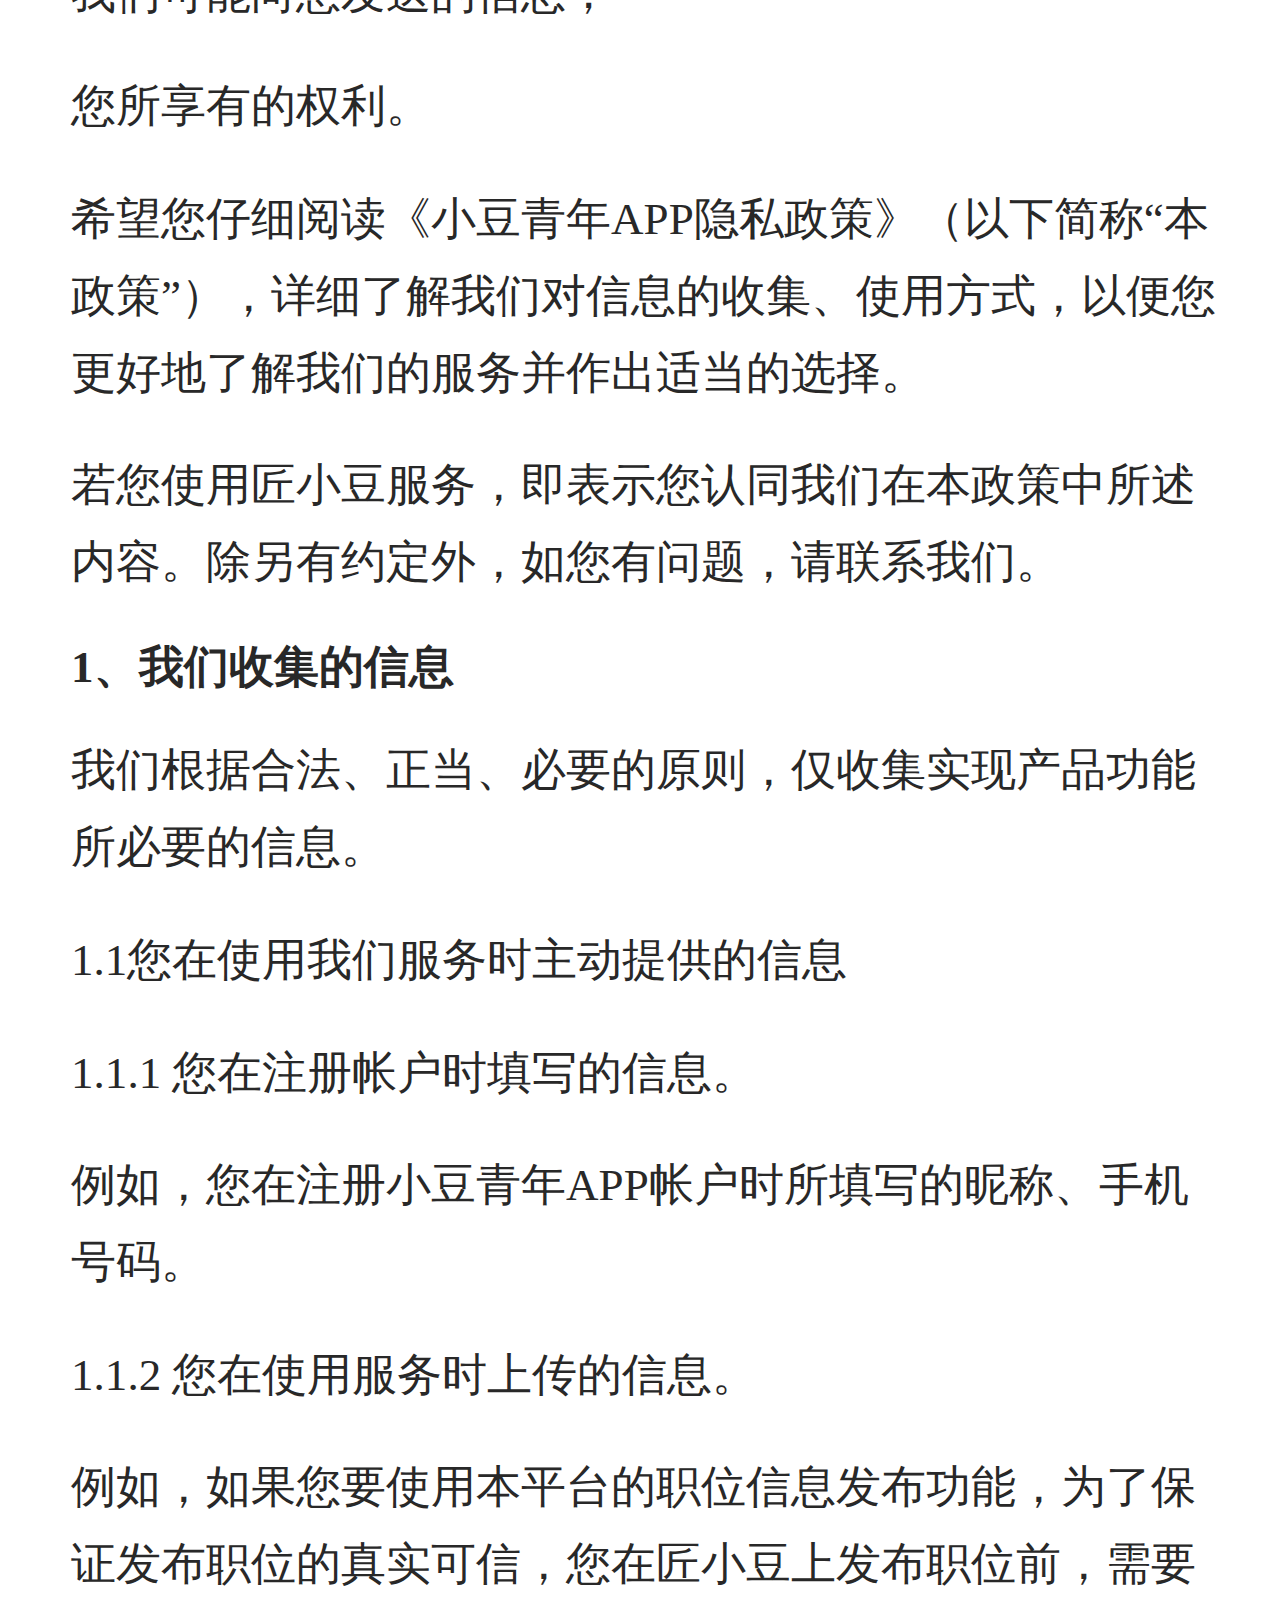
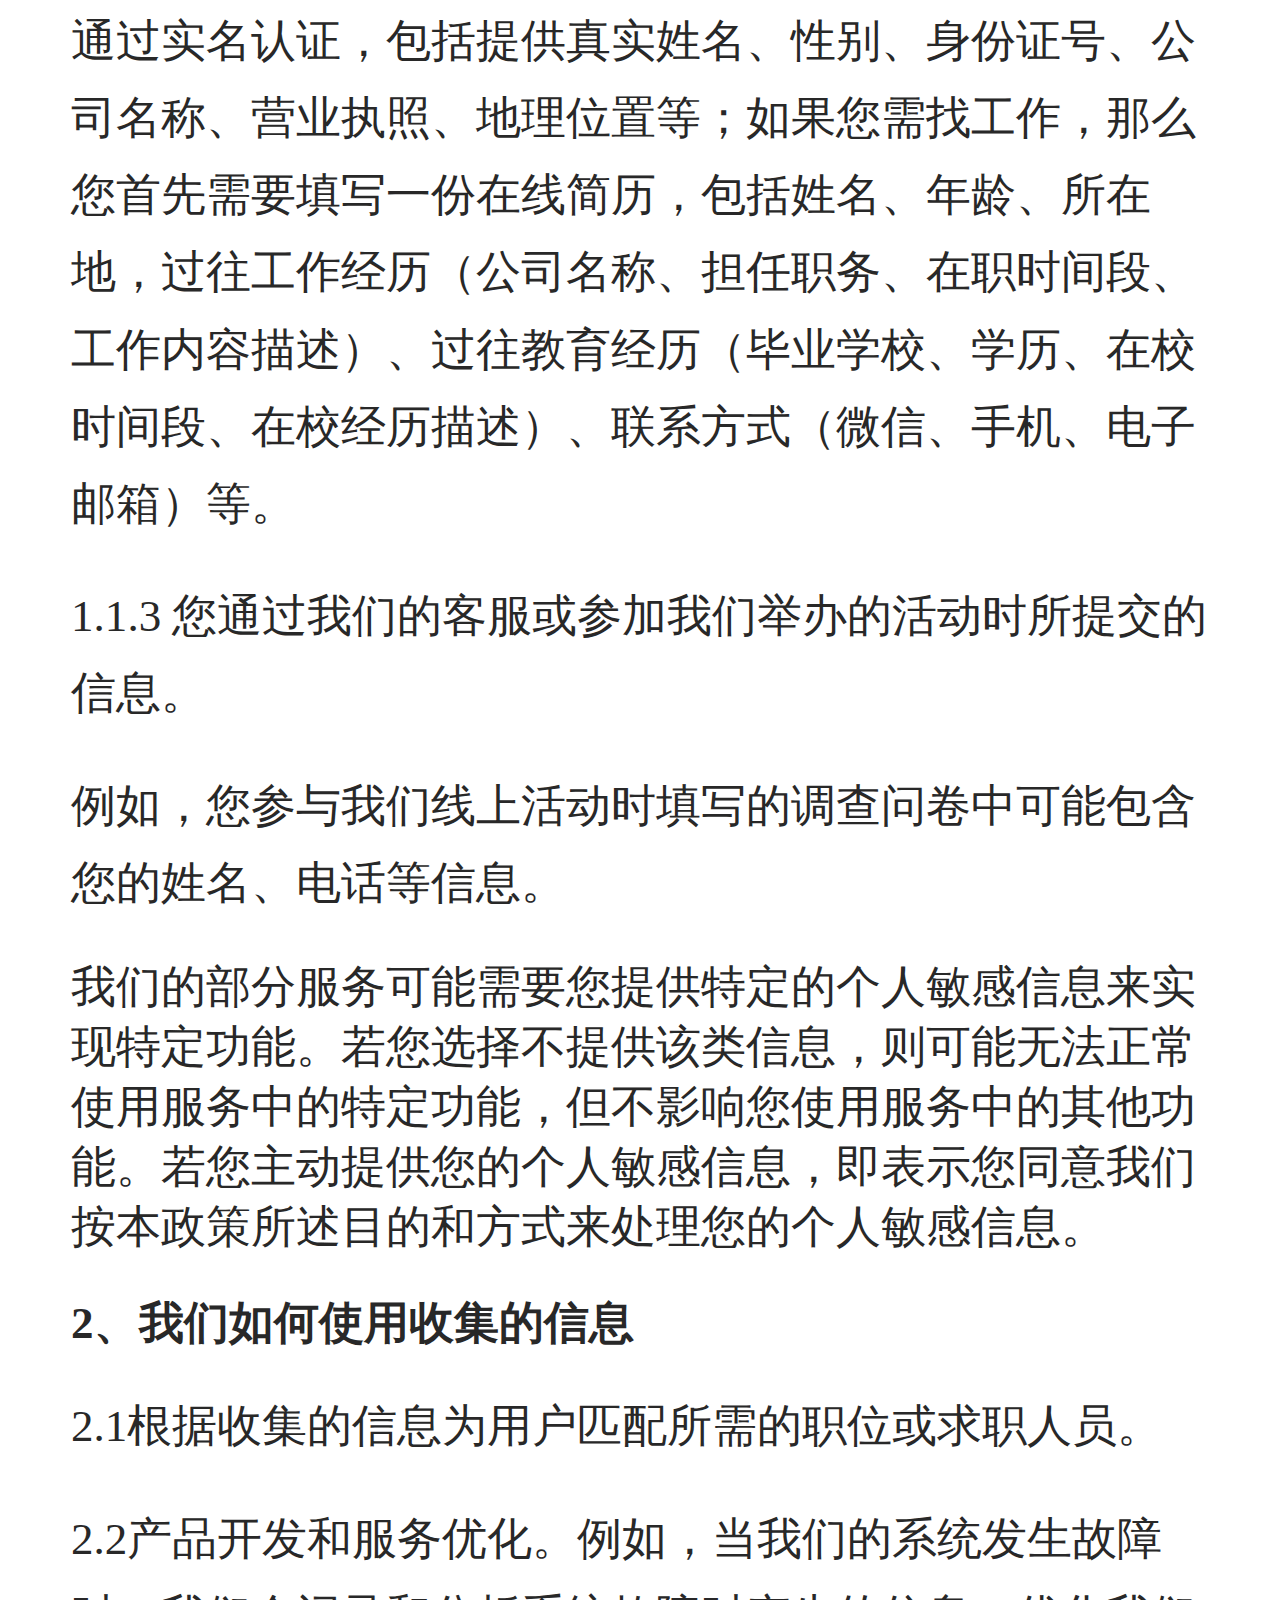
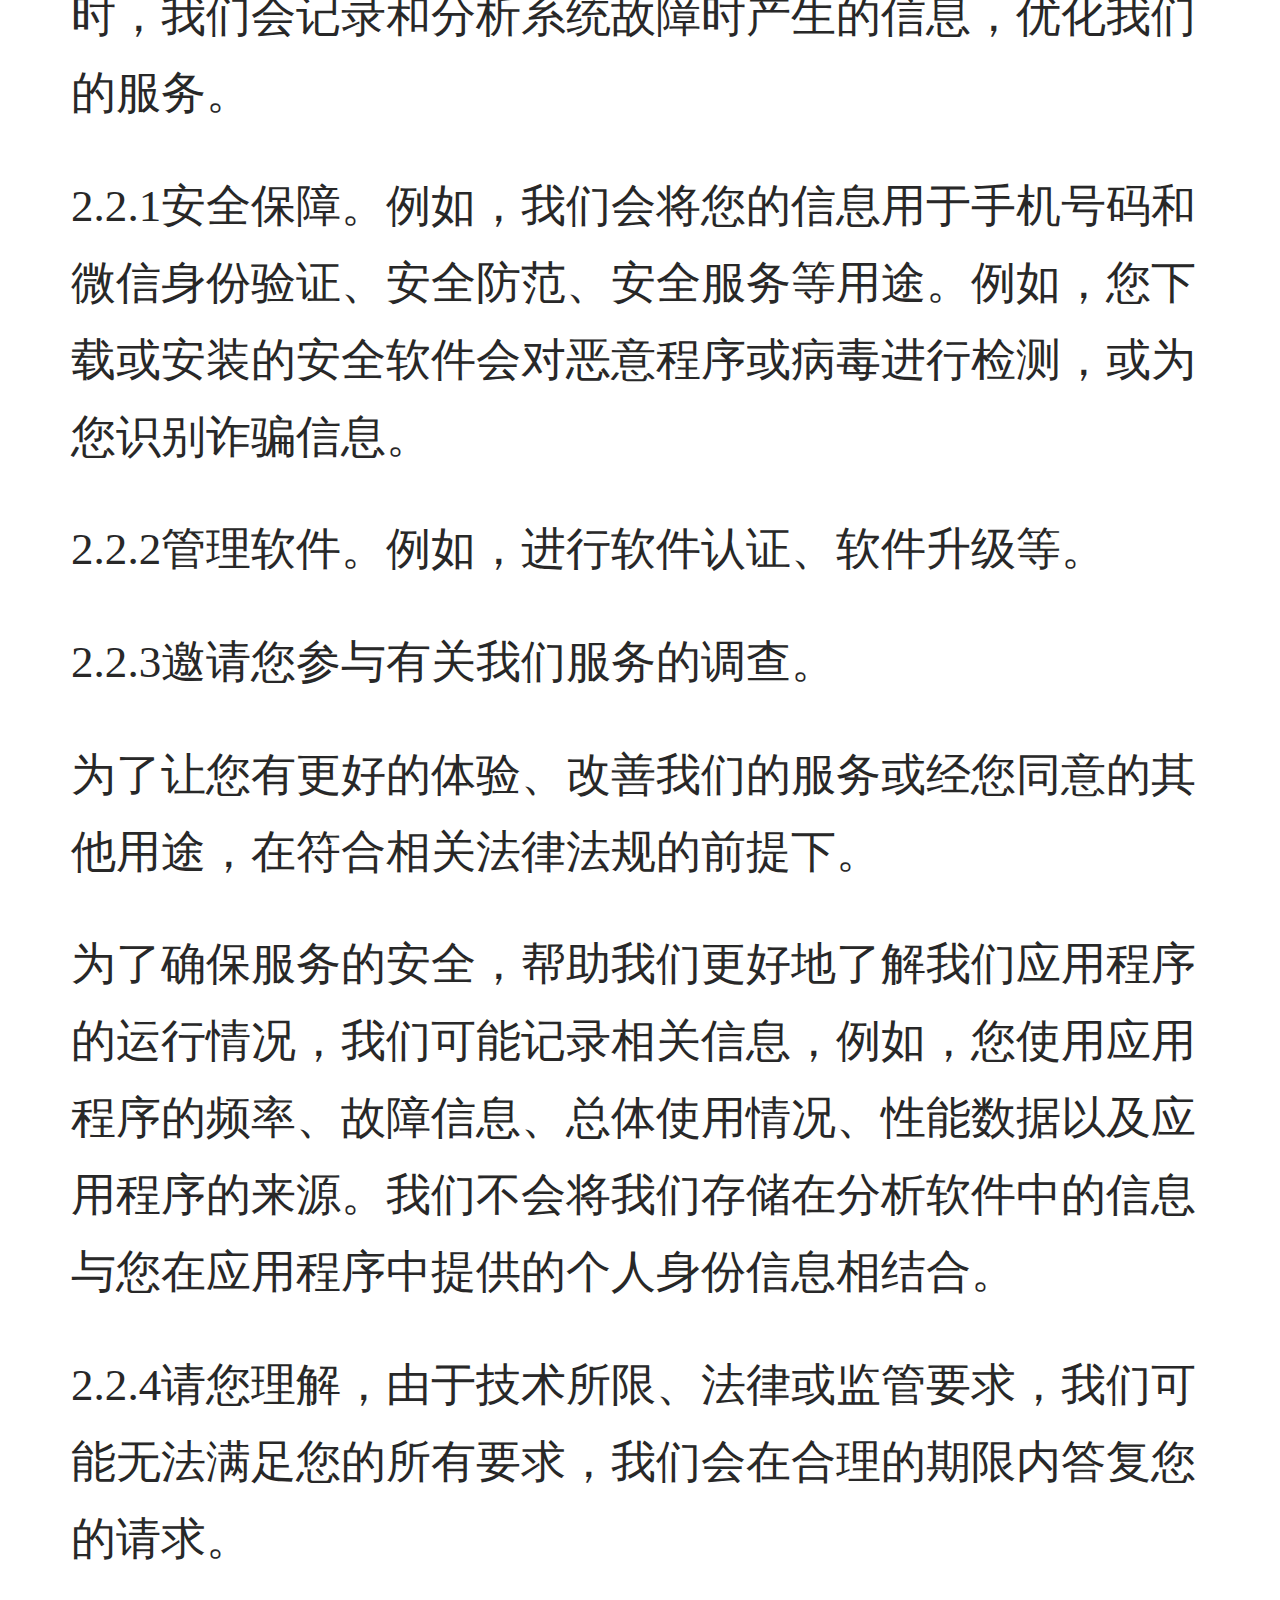
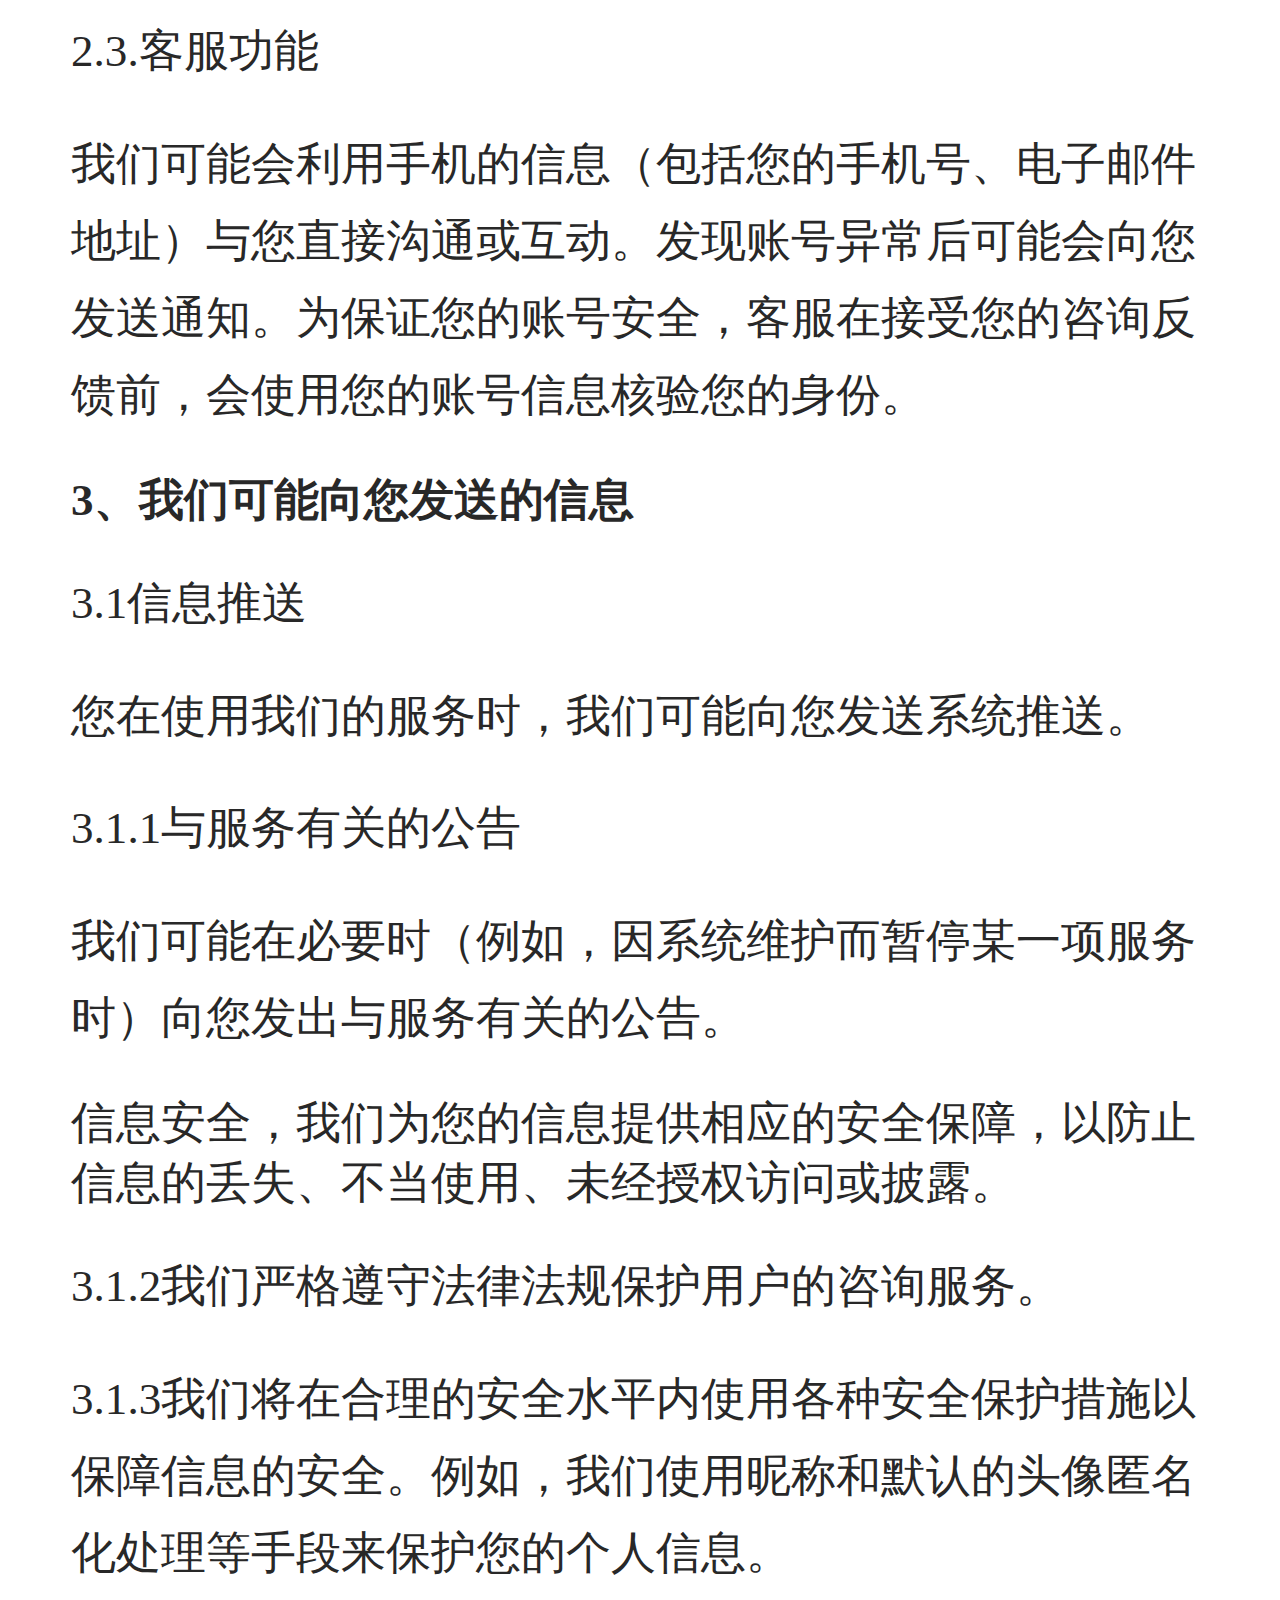
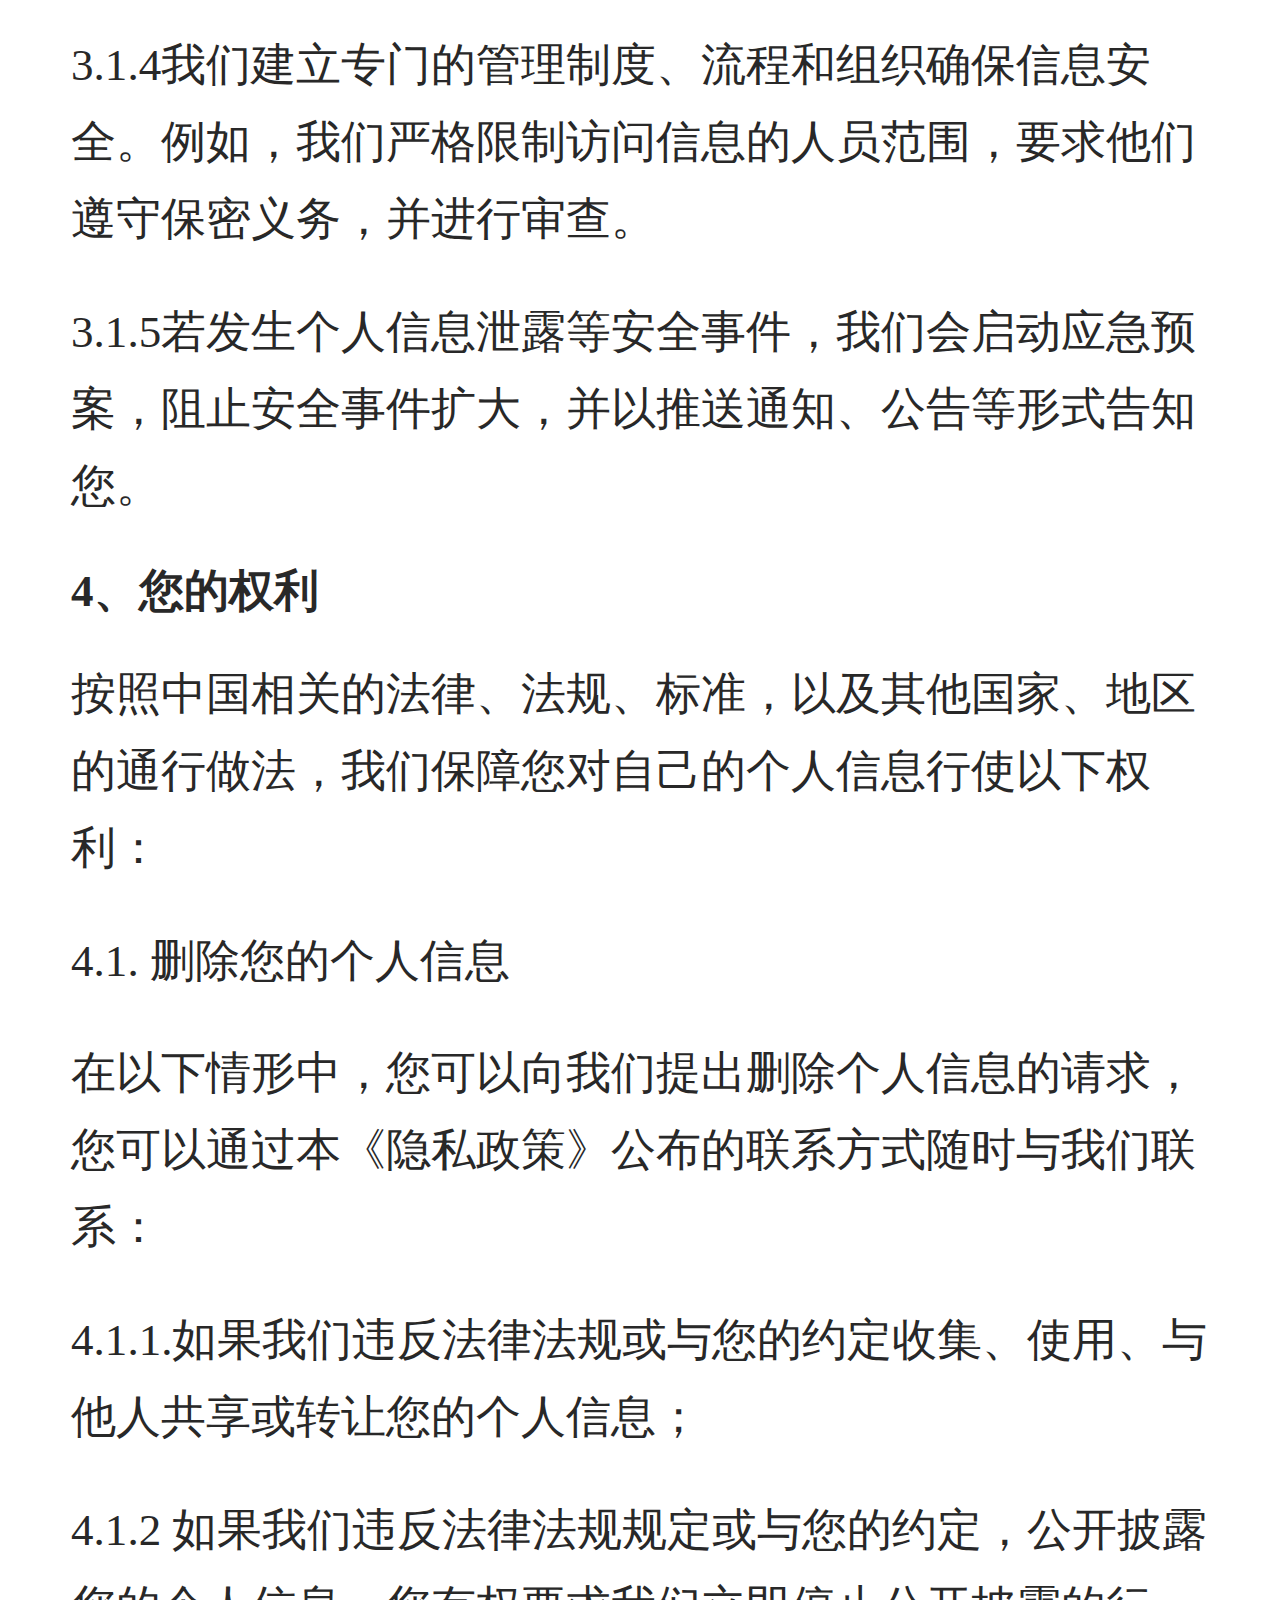
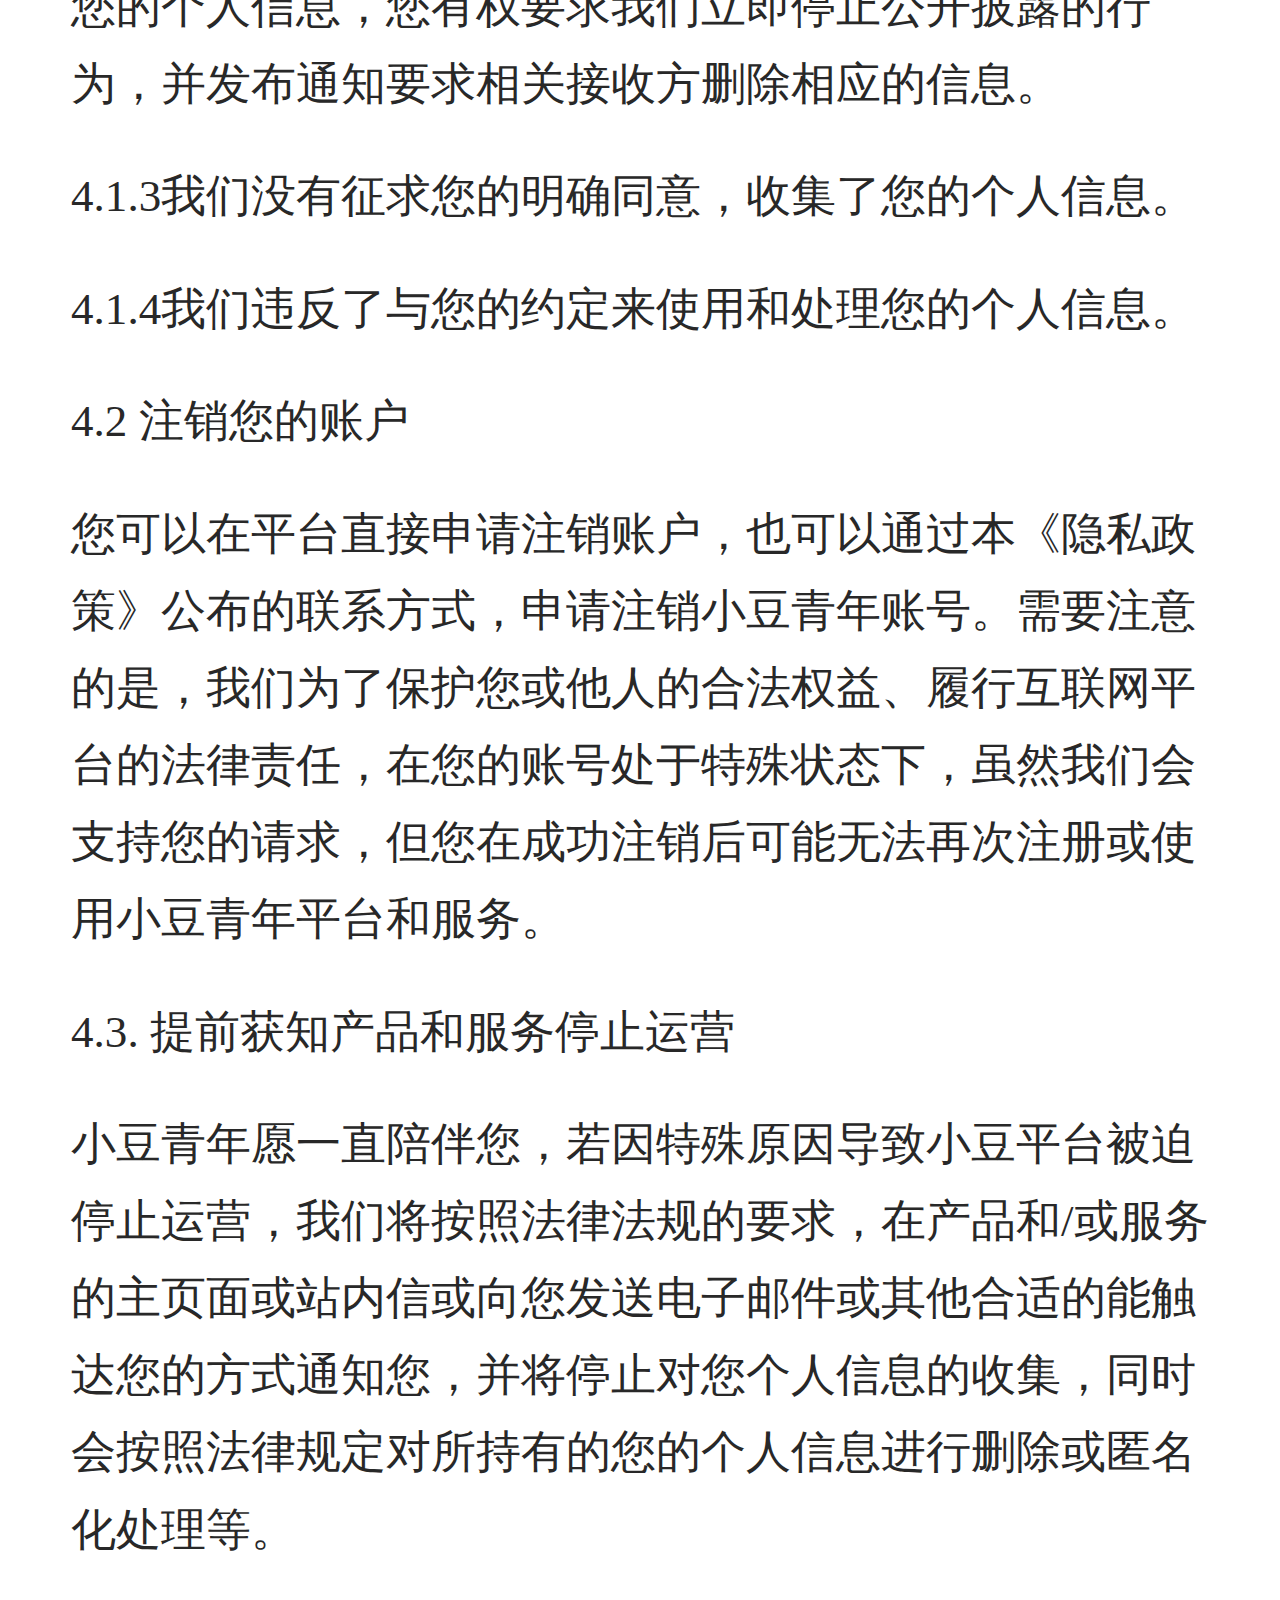
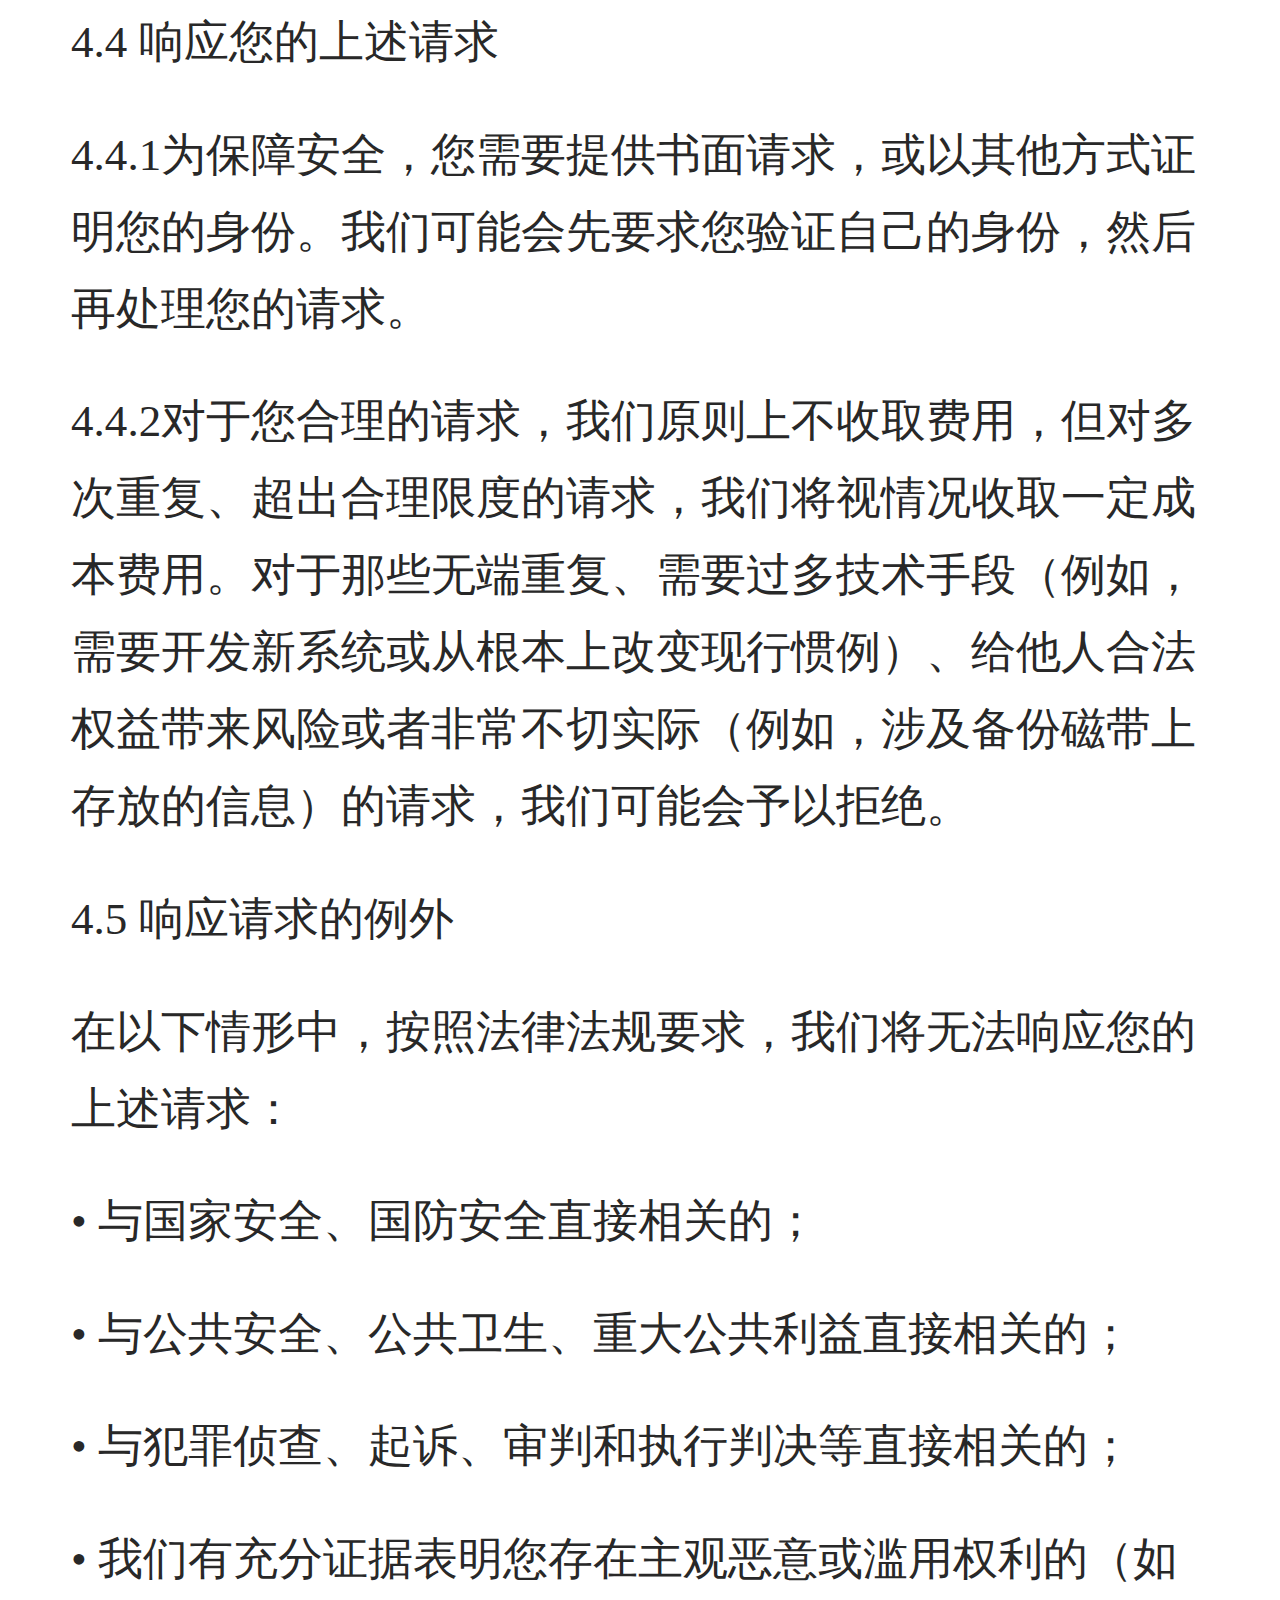
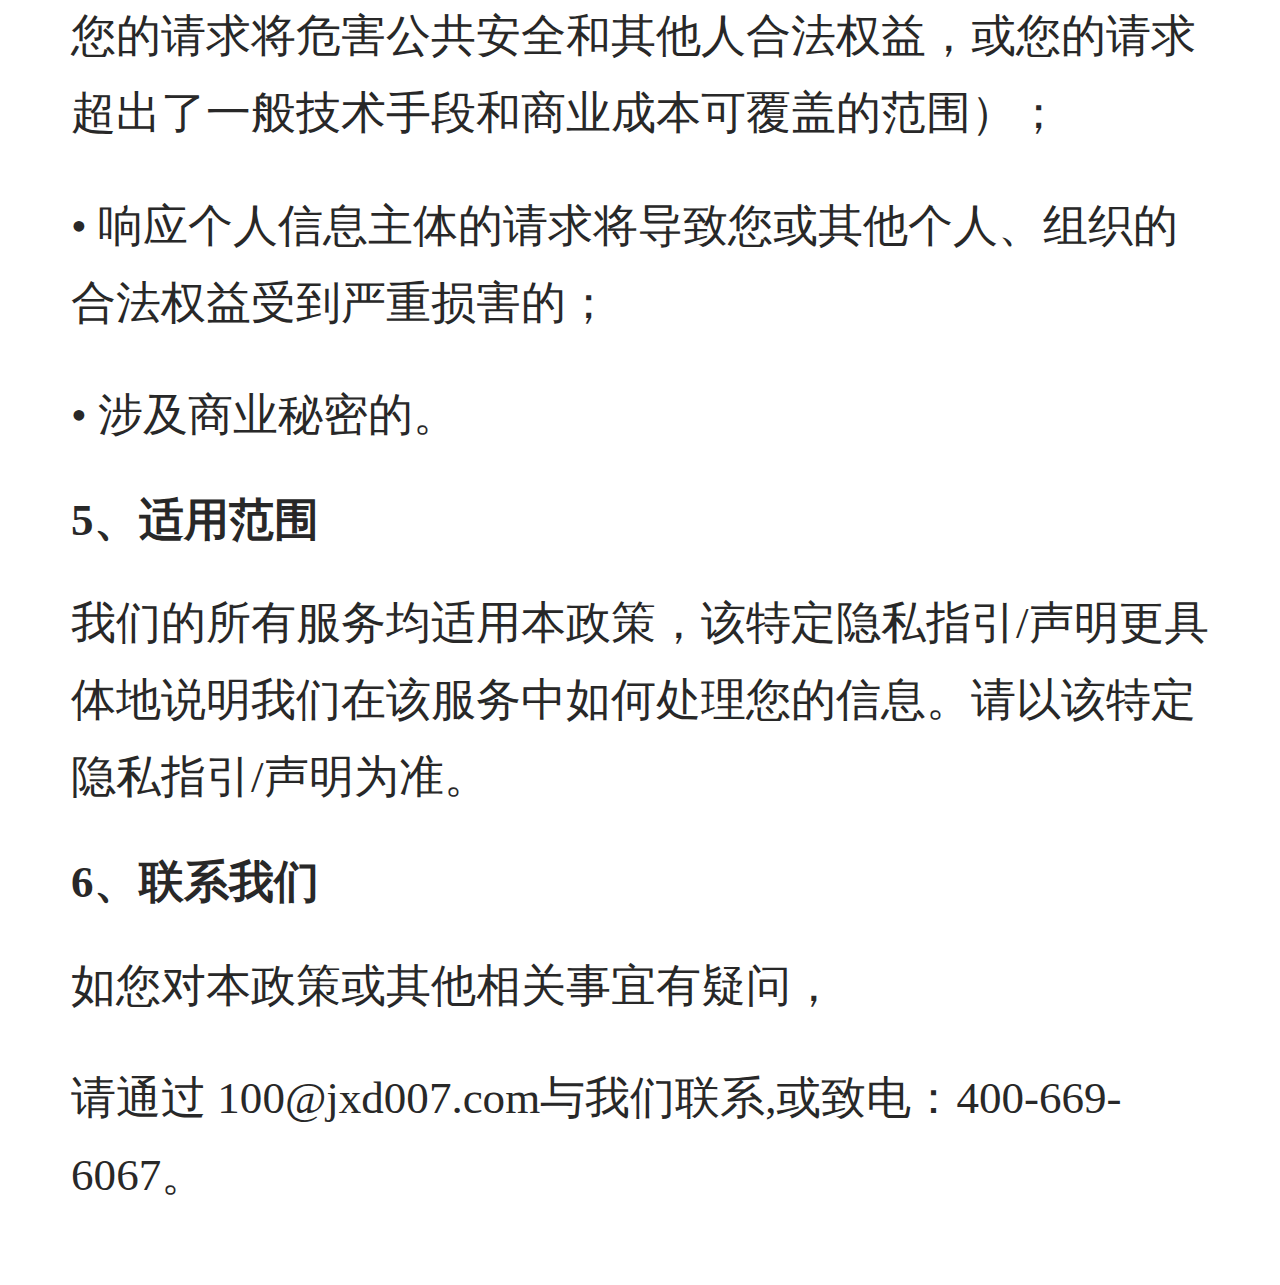
<file: PrivacyPolicy.html>
<!DOCTYPE html>
<html lang="en">
<head>
    <meta charset="UTF-8">
    <title>隐私政策</title>
    <style>
        * {
            margin: 0;
            padding: 0;
            -webkit-box-sizing: border-box;
            box-sizing: border-box;
            font-family: -apple-system, PingFangSC-Regular, "Microsoft YaHei UI", '黑体';
            font-size: calc(38 / 10.8 * 1vw);
            color: #282828;
        }

        body {
            padding: calc(60 / 10.8 * 1vw) calc(50 / 10.8 * 1vw) calc(30 / 10.8 * 1vw) calc(60 / 10.8 * 1vw);
        }

        p {
            margin-bottom: calc(30 / 10.8 * 1vw);
        }

        .p1 {
            line-height: calc(53 / 10.8 * 1vw);
        }

        .p2 {
            line-height: calc(65 / 10.8 * 1vw);
        }

        .h1 {
            font-weight: bold;
        }
    </style>
</head>
<body>
<p class="h1">引言</p>
<p class="p2">河南匠小豆品牌管理有限公司视用户信息安全与隐私保护为自己的“命脉”。致力于提升信息处理透明度，增强您对信息管理的便捷性，保障您的信息及通信安全。</p>
小豆青年APP严格遵守法律法规，遵循以下隐私保护原则，为您提供更加安全、可靠的服务：</p>
<p class="p2">1、安全可靠：我们通过合理有效的云服务器及信息安全技术，防止您的信息泄露、损毁、丢失。</p>
<p class="p2">2、保护秘密：我们严格遵照法律法规，保护您的个人信息秘密，为您提供安全的咨询服务。</p>
<p class="p2">3、合理服务：为了向您和其他用户提供更好的服务，我们仅收集必要的信息。</p>
<p class="p2">4、透明清晰：我们使用简明易懂的表述，向您介绍隐私政策，以便您清晰地了解我们的信息化处理方式。</p>
<p class="h1">本《小豆青年APP隐私政策》主要向您说明：</p>
<p class="p2">我们收集哪些信息；</p>
<p class="p2">我们可能向您发送的信息；</p>
<p class="p2">您所享有的权利。</p>
<p class="p2">希望您仔细阅读《小豆青年APP隐私政策》（以下简称“本政策”），详细了解我们对信息的收集、使用方式，以便您更好地了解我们的服务并作出适当的选择。</p>
<p class="p2">若您使用匠小豆服务，即表示您认同我们在本政策中所述内容。除另有约定外，如您有问题，请联系我们。</p>
<p class="h1">1、我们收集的信息</p>
<p class="p2">我们根据合法、正当、必要的原则，仅收集实现产品功能所必要的信息。</p>
<p class="p2">1.1您在使用我们服务时主动提供的信息</p>
<p class="p2">1.1.1 您在注册帐户时填写的信息。</p>
<p class="p2">例如，您在注册小豆青年APP帐户时所填写的昵称、手机号码。</p>
<p class="p2">1.1.2 您在使用服务时上传的信息。</p>
<p class="p2">
    例如，如果您要使用本平台的职位信息发布功能，为了保证发布职位的真实可信，您在匠小豆上发布职位前，需要通过实名认证，包括提供真实姓名、性别、身份证号、公司名称、营业执照、地理位置等；如果您需找工作，那么您首先需要填写一份在线简历，包括姓名、年龄、所在地，过往工作经历（公司名称、担任职务、在职时间段、工作内容描述）、过往教育经历（毕业学校、学历、在校时间段、在校经历描述）、联系方式（微信、手机、电子邮箱）等。</p>
<p class="p2">1.1.3 您通过我们的客服或参加我们举办的活动时所提交的信息。</p>
<p class="p2">例如，您参与我们线上活动时填写的调查问卷中可能包含您的姓名、电话等信息。</p>
我们的部分服务可能需要您提供特定的个人敏感信息来实现特定功能。若您选择不提供该类信息，则可能无法正常使用服务中的特定功能，但不影响您使用服务中的其他功能。若您主动提供您的个人敏感信息，即表示您同意我们按本政策所述目的和方式来处理您的个人敏感信息。</p>
<p class="h1">2、我们如何使用收集的信息</p>
<p class="p2">2.1根据收集的信息为用户匹配所需的职位或求职人员。</p>
<p class="p2">2.2产品开发和服务优化。例如，当我们的系统发生故障时，我们会记录和分析系统故障时产生的信息，优化我们的服务。</p>
<p class="p2">2.2.1安全保障。例如，我们会将您的信息用于手机号码和微信身份验证、安全防范、安全服务等用途。例如，您下载或安装的安全软件会对恶意程序或病毒进行检测，或为您识别诈骗信息。</p>
<p class="p2">2.2.2管理软件。例如，进行软件认证、软件升级等。</p>
<p class="p2">2.2.3邀请您参与有关我们服务的调查。</p>
<p class="p2">为了让您有更好的体验、改善我们的服务或经您同意的其他用途，在符合相关法律法规的前提下。</p>
<p class="p2">
    为了确保服务的安全，帮助我们更好地了解我们应用程序的运行情况，我们可能记录相关信息，例如，您使用应用程序的频率、故障信息、总体使用情况、性能数据以及应用程序的来源。我们不会将我们存储在分析软件中的信息与您在应用程序中提供的个人身份信息相结合。</p>
<p class="p2">2.2.4请您理解，由于技术所限、法律或监管要求，我们可能无法满足您的所有要求，我们会在合理的期限内答复您的请求。</p>
<p class="p2">2.3.客服功能</p>
<p class="p2">我们可能会利用手机的信息（包括您的手机号、电子邮件地址）与您直接沟通或互动。发现账号异常后可能会向您发送通知。为保证您的账号安全，客服在接受您的咨询反馈前，会使用您的账号信息核验您的身份。</p>
<p class="h1">3、我们可能向您发送的信息</p>
<p class="p2">3.1信息推送</p>
<p class="p2">您在使用我们的服务时，我们可能向您发送系统推送。</p>
<p class="p2">3.1.1与服务有关的公告</p>
<p class="p2">我们可能在必要时（例如，因系统维护而暂停某一项服务时）向您发出与服务有关的公告。</p>
信息安全，我们为您的信息提供相应的安全保障，以防止信息的丢失、不当使用、未经授权访问或披露。</p>
<p class="p2">3.1.2我们严格遵守法律法规保护用户的咨询服务。</p>
<p class="p2">3.1.3我们将在合理的安全水平内使用各种安全保护措施以保障信息的安全。例如，我们使用昵称和默认的头像匿名化处理等手段来保护您的个人信息。</p>
<p class="p2">3.1.4我们建立专门的管理制度、流程和组织确保信息安全。例如，我们严格限制访问信息的人员范围，要求他们遵守保密义务，并进行审查。</p>
<p class="p2">3.1.5若发生个人信息泄露等安全事件，我们会启动应急预案，阻止安全事件扩大，并以推送通知、公告等形式告知您。</p>
<p class="h1">4、您的权利</p>
<p class="p2">按照中国相关的法律、法规、标准，以及其他国家、地区的通行做法，我们保障您对自己的个人信息行使以下权利：</p>
<p class="p2">4.1. 删除您的个人信息</p>
<p class="p2">在以下情形中，您可以向我们提出删除个人信息的请求，您可以通过本《隐私政策》公布的联系方式随时与我们联系：</p>
<p class="p2">4.1.1.如果我们违反法律法规或与您的约定收集、使用、与他人共享或转让您的个人信息；</p>
<p class="p2">4.1.2 如果我们违反法律法规规定或与您的约定，公开披露您的个人信息，您有权要求我们立即停止公开披露的行为，并发布通知要求相关接收方删除相应的信息。</p>
<p class="p2">4.1.3我们没有征求您的明确同意，收集了您的个人信息。</p>
<p class="p2">4.1.4我们违反了与您的约定来使用和处理您的个人信息。</p>
<p class="p2">4.2 注销您的账户</p>
<p class="p2">
    您可以在平台直接申请注销账户，也可以通过本《隐私政策》公布的联系方式，申请注销小豆青年账号。需要注意的是，我们为了保护您或他人的合法权益、履行互联网平台的法律责任，在您的账号处于特殊状态下，虽然我们会支持您的请求，但您在成功注销后可能无法再次注册或使用小豆青年平台和服务。</p>
<p class="p2">4.3. 提前获知产品和服务停止运营
<p class="p2">
    小豆青年愿一直陪伴您，若因特殊原因导致小豆平台被迫停止运营，我们将按照法律法规的要求，在产品和/或服务的主页面或站内信或向您发送电子邮件或其他合适的能触达您的方式通知您，并将停止对您个人信息的收集，同时会按照法律规定对所持有的您的个人信息进行删除或匿名化处理等。</p>
<p class="p2">4.4 响应您的上述请求
<p class="p2">4.4.1为保障安全，您需要提供书面请求，或以其他方式证明您的身份。我们可能会先要求您验证自己的身份，然后再处理您的请求。
<p class="p2">
    4.4.2对于您合理的请求，我们原则上不收取费用，但对多次重复、超出合理限度的请求，我们将视情况收取一定成本费用。对于那些无端重复、需要过多技术手段（例如，需要开发新系统或从根本上改变现行惯例）、给他人合法权益带来风险或者非常不切实际（例如，涉及备份磁带上存放的信息）的请求，我们可能会予以拒绝。</p>
<p class="p2">4.5 响应请求的例外
<p class="p2">在以下情形中，按照法律法规要求，我们将无法响应您的上述请求：</p>
<p class="p2">• 与国家安全、国防安全直接相关的；</p>
<p class="p2">• 与公共安全、公共卫生、重大公共利益直接相关的；</p>
<p class="p2">• 与犯罪侦查、起诉、审判和执行判决等直接相关的；</p>
<p class="p2">• 我们有充分证据表明您存在主观恶意或滥用权利的（如您的请求将危害公共安全和其他人合法权益，或您的请求超出了一般技术手段和商业成本可覆盖的范围）；</p>
<p class="p2">• 响应个人信息主体的请求将导致您或其他个人、组织的合法权益受到严重损害的；</p>
<p class="p2">• 涉及商业秘密的。</p>
<p class="h1">5、适用范围</p>
<p class="p2">我们的所有服务均适用本政策，该特定隐私指引/声明更具体地说明我们在该服务中如何处理您的信息。请以该特定隐私指引/声明为准。</p>
<p class="h1">6、联系我们</p>
<p class="p2">如您对本政策或其他相关事宜有疑问，</p>
<p class="p2">请通过 100@jxd007.com与我们联系,或致电：400-669-6067。</p>
</body>
</html>
</file>
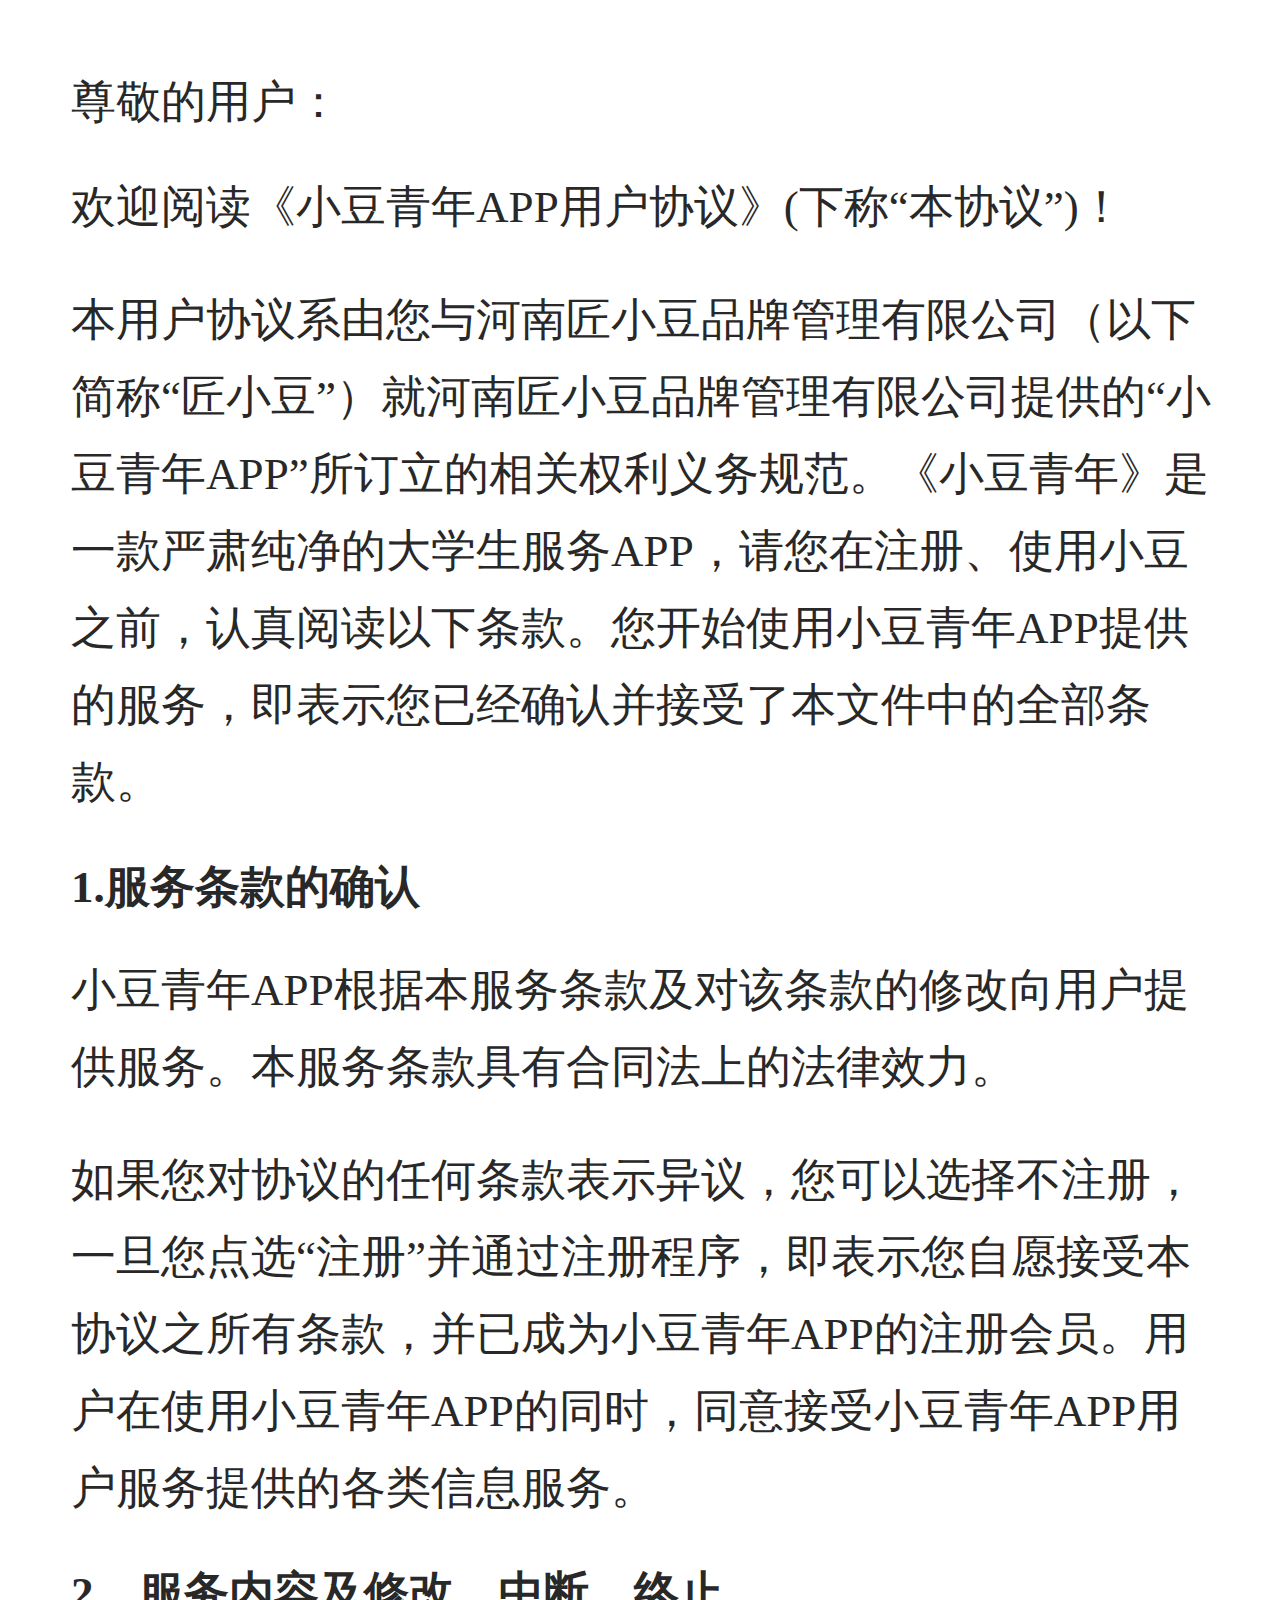
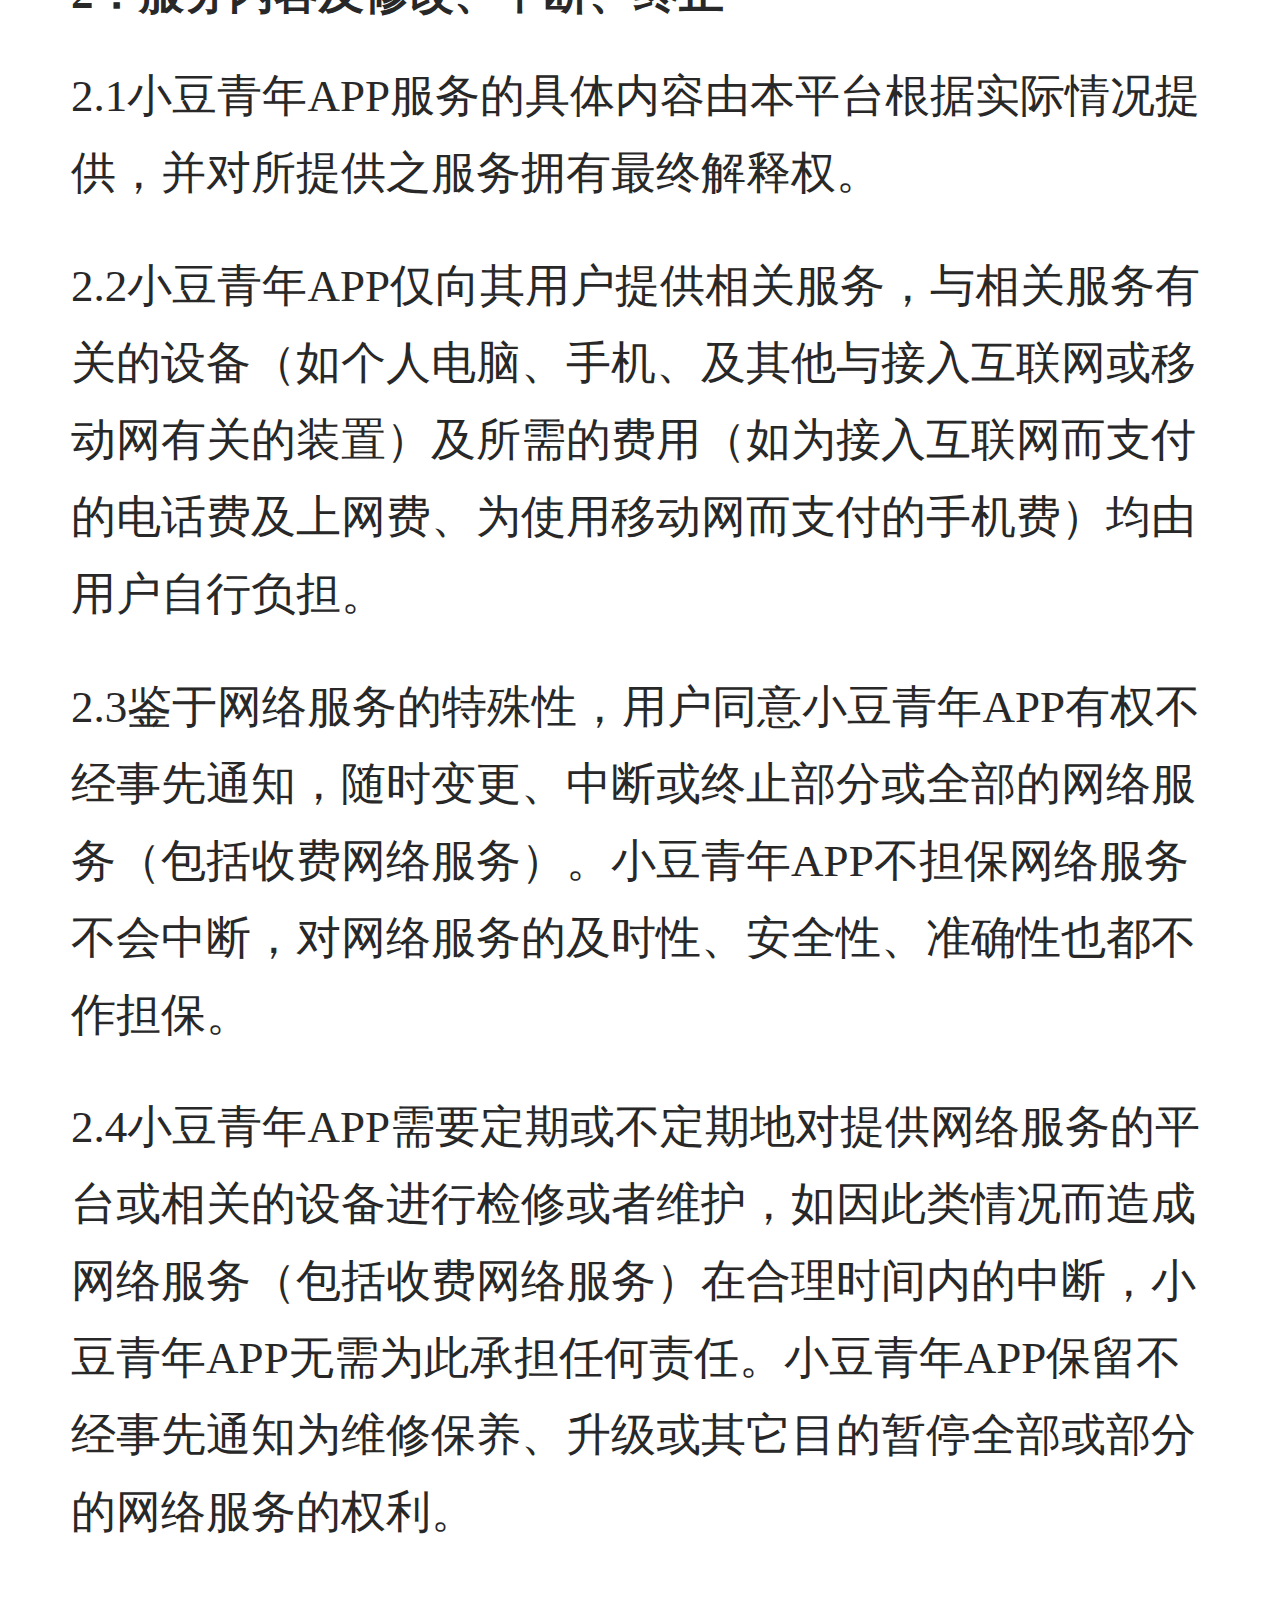
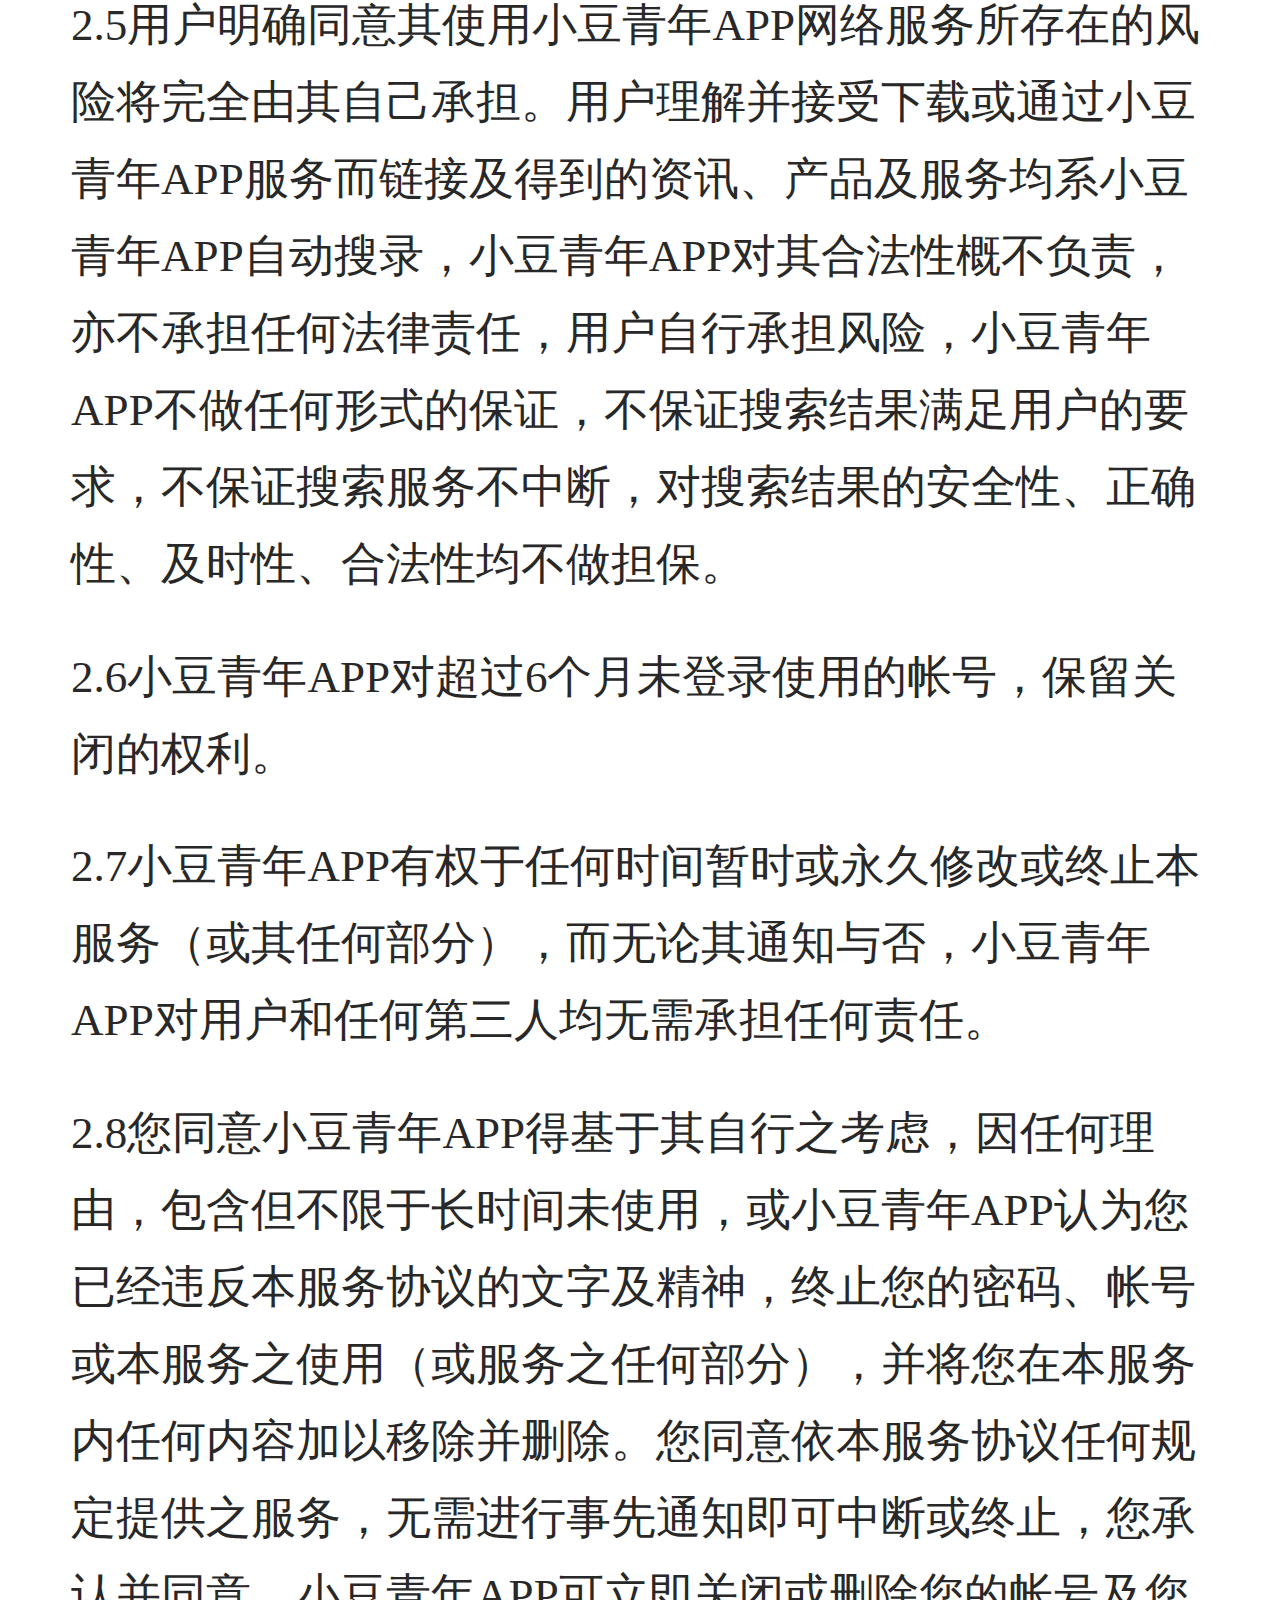
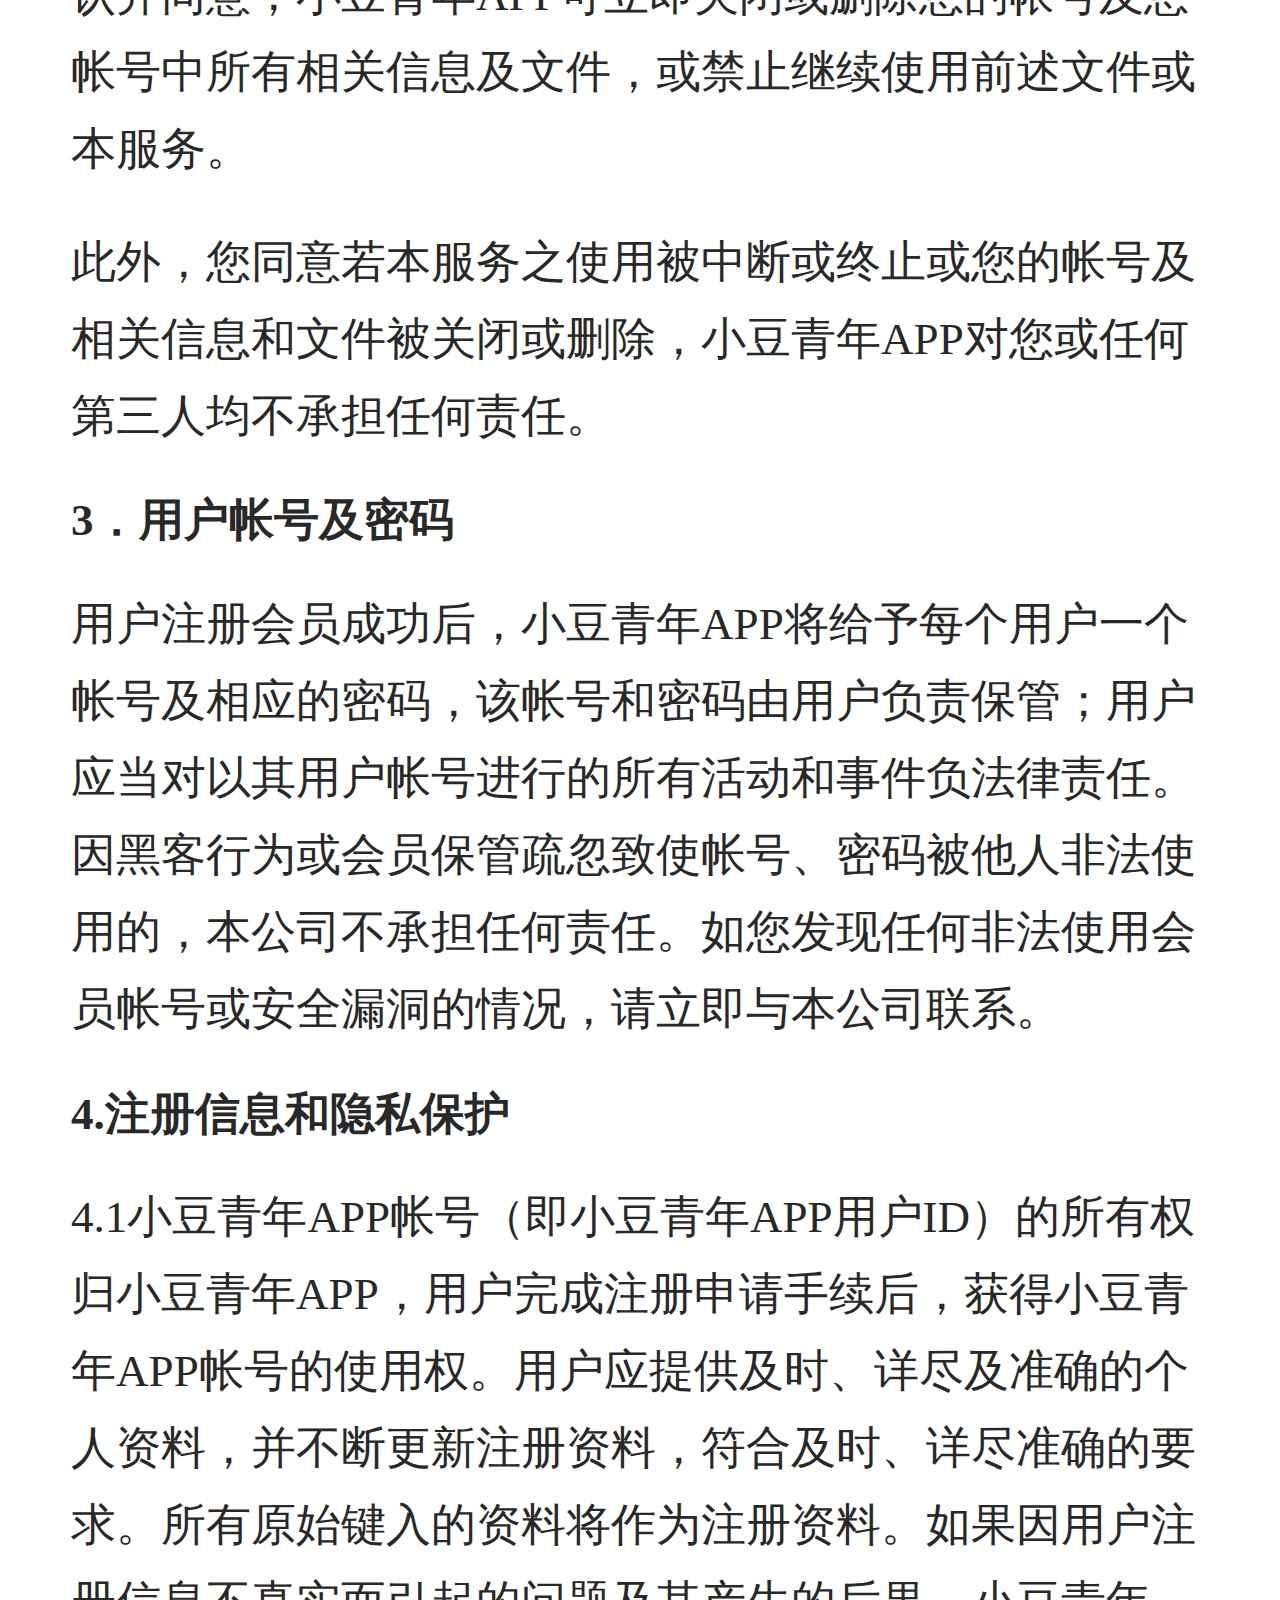
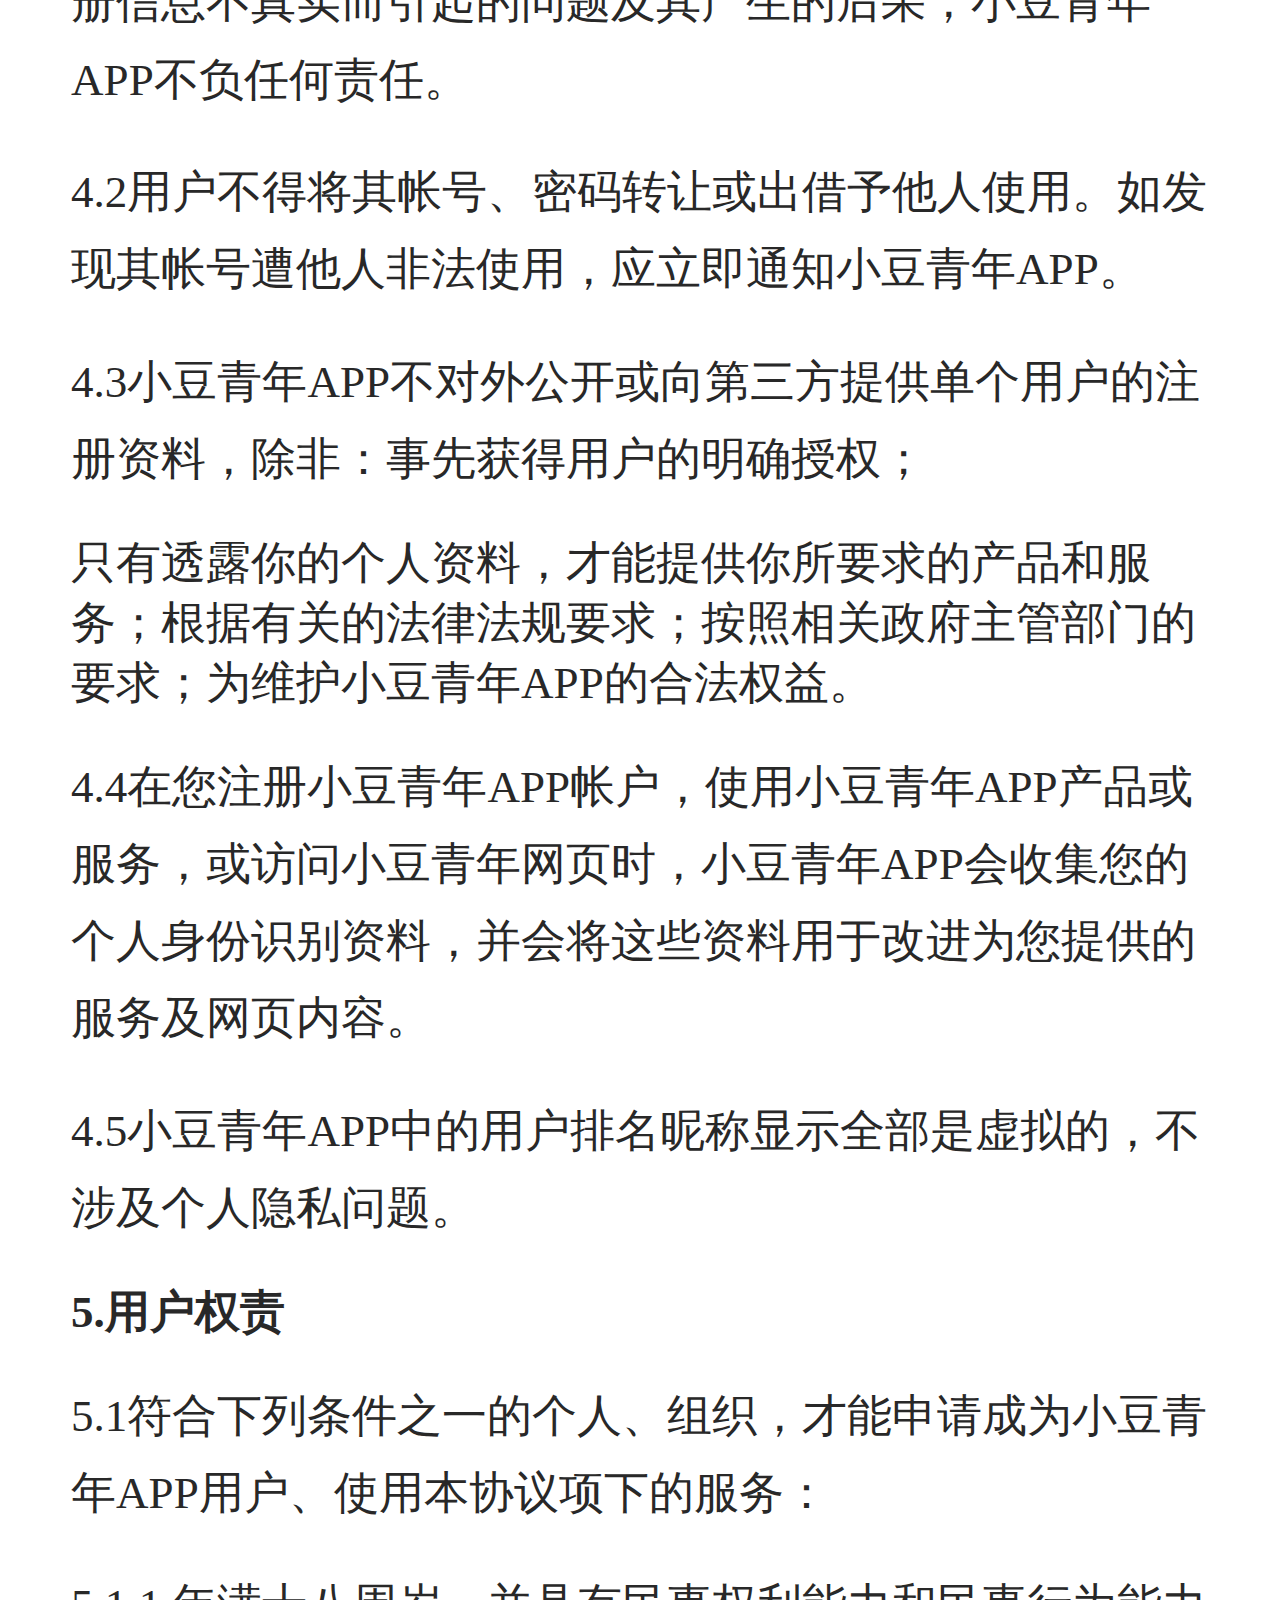
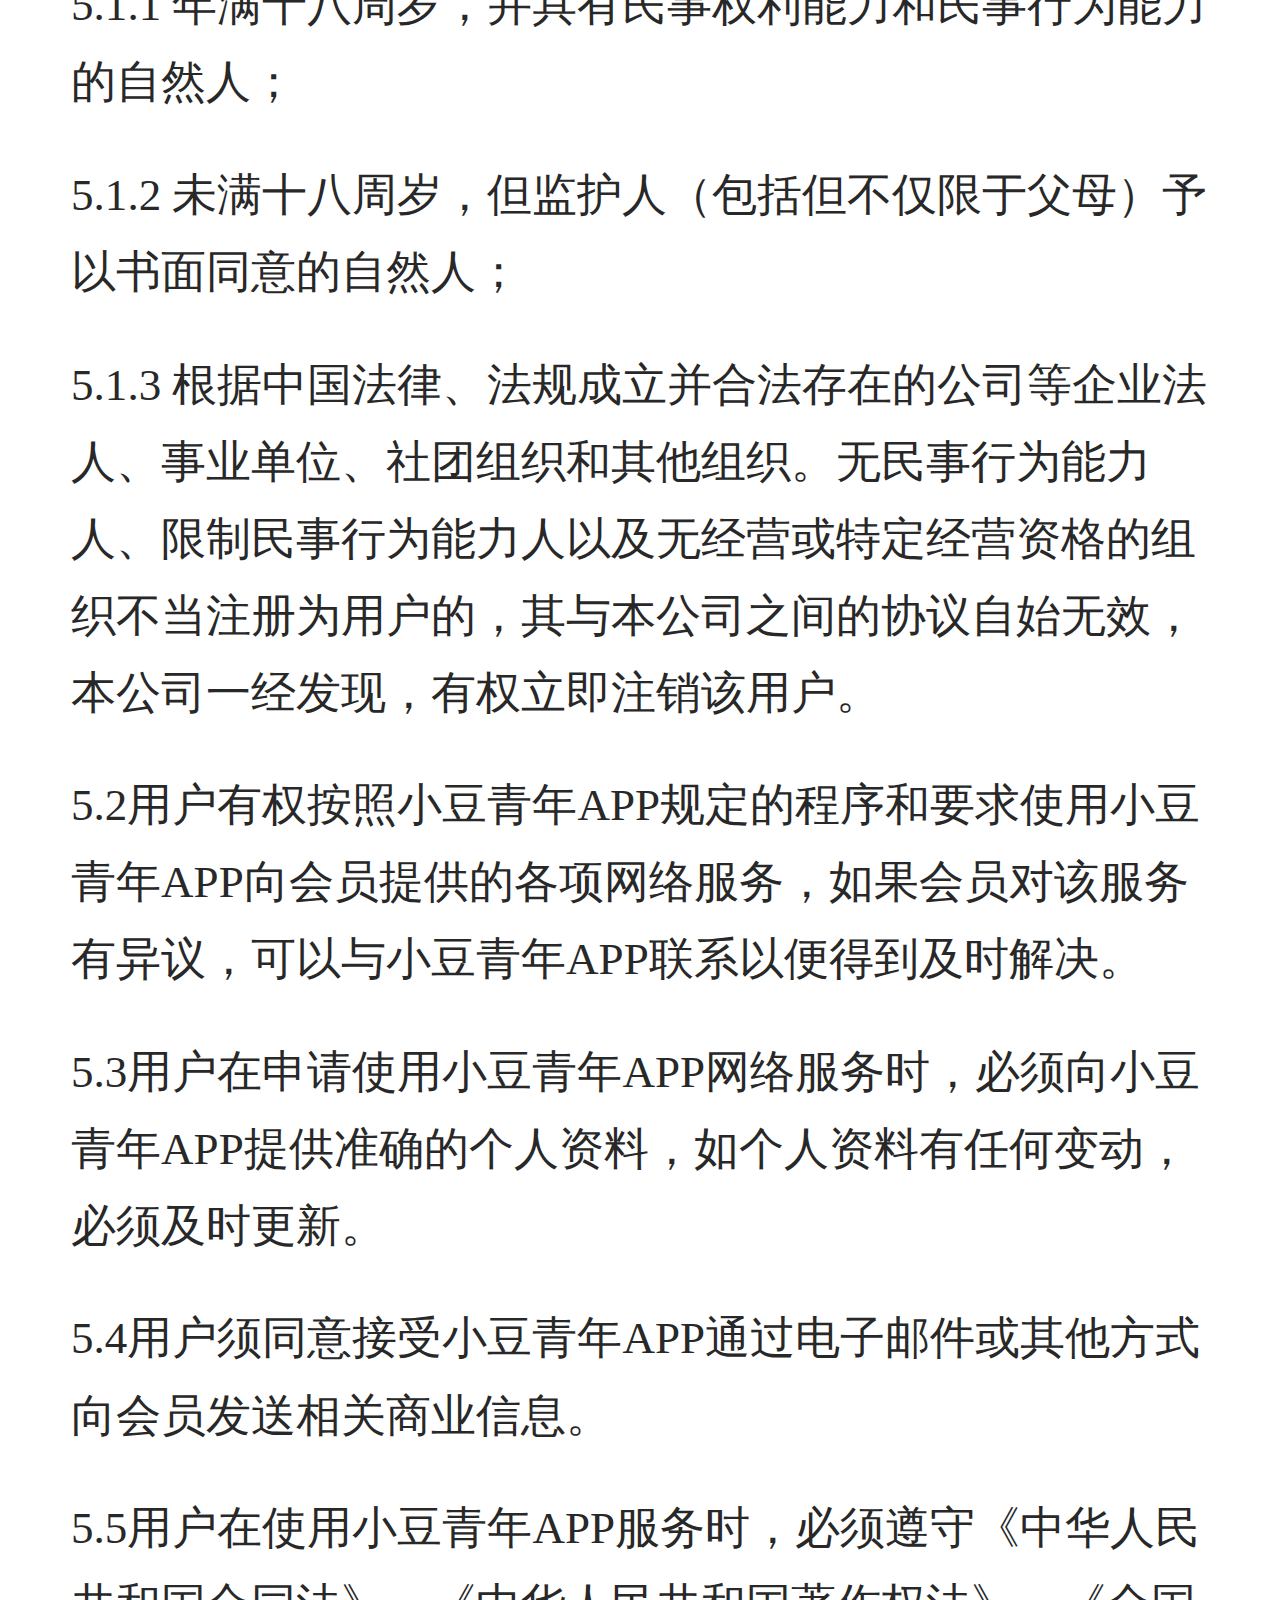
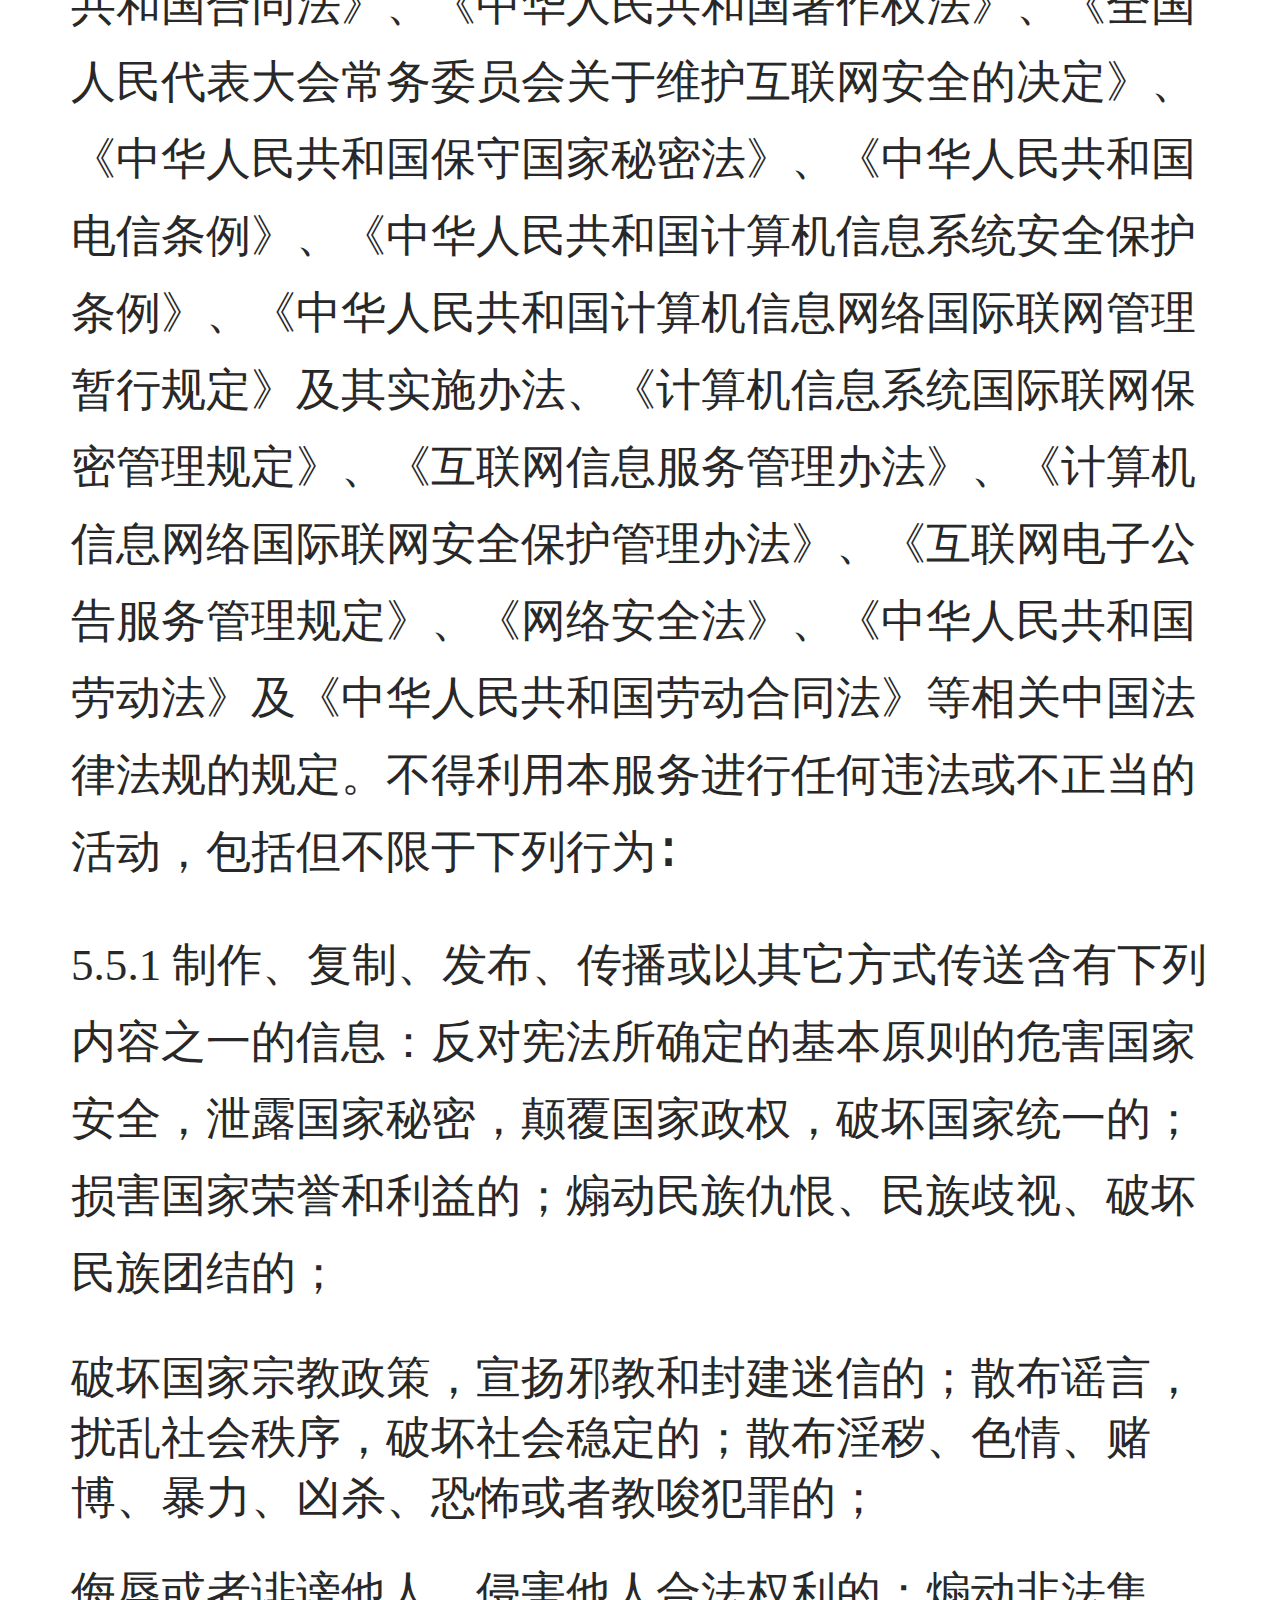
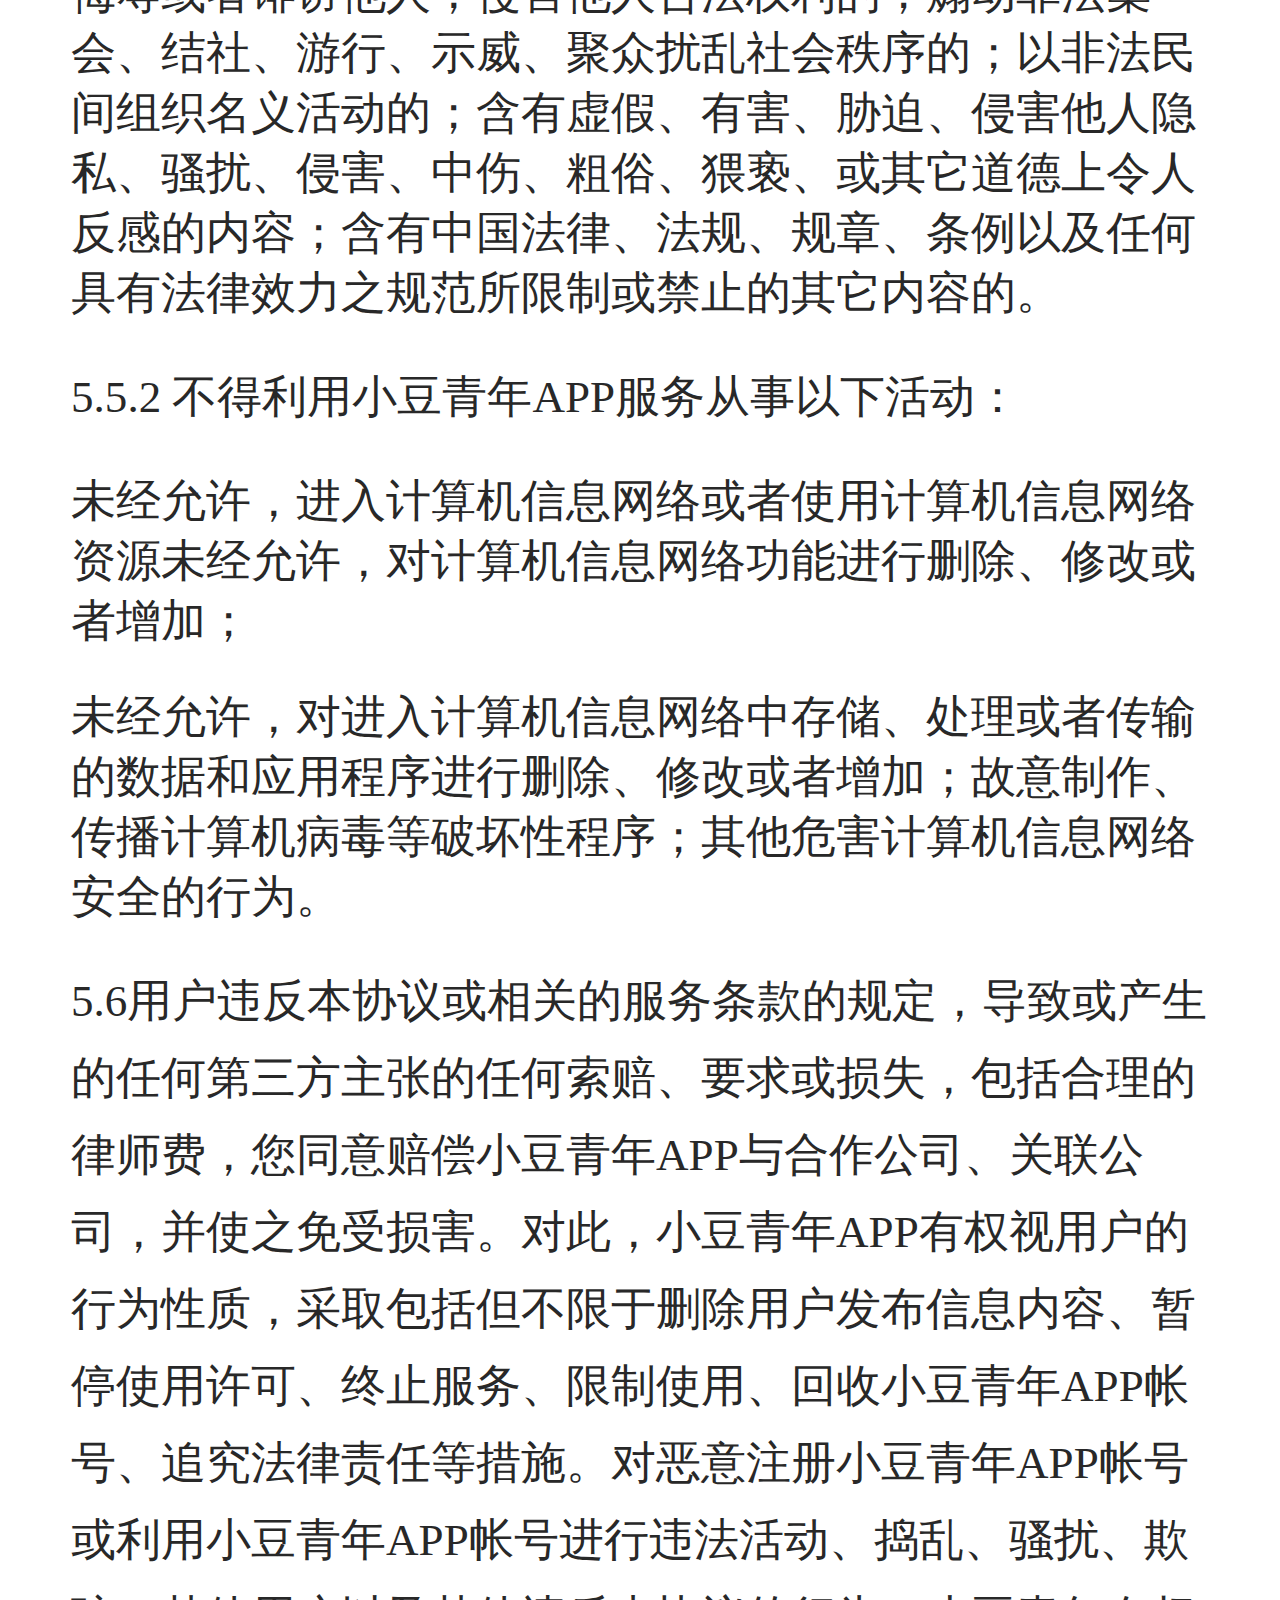
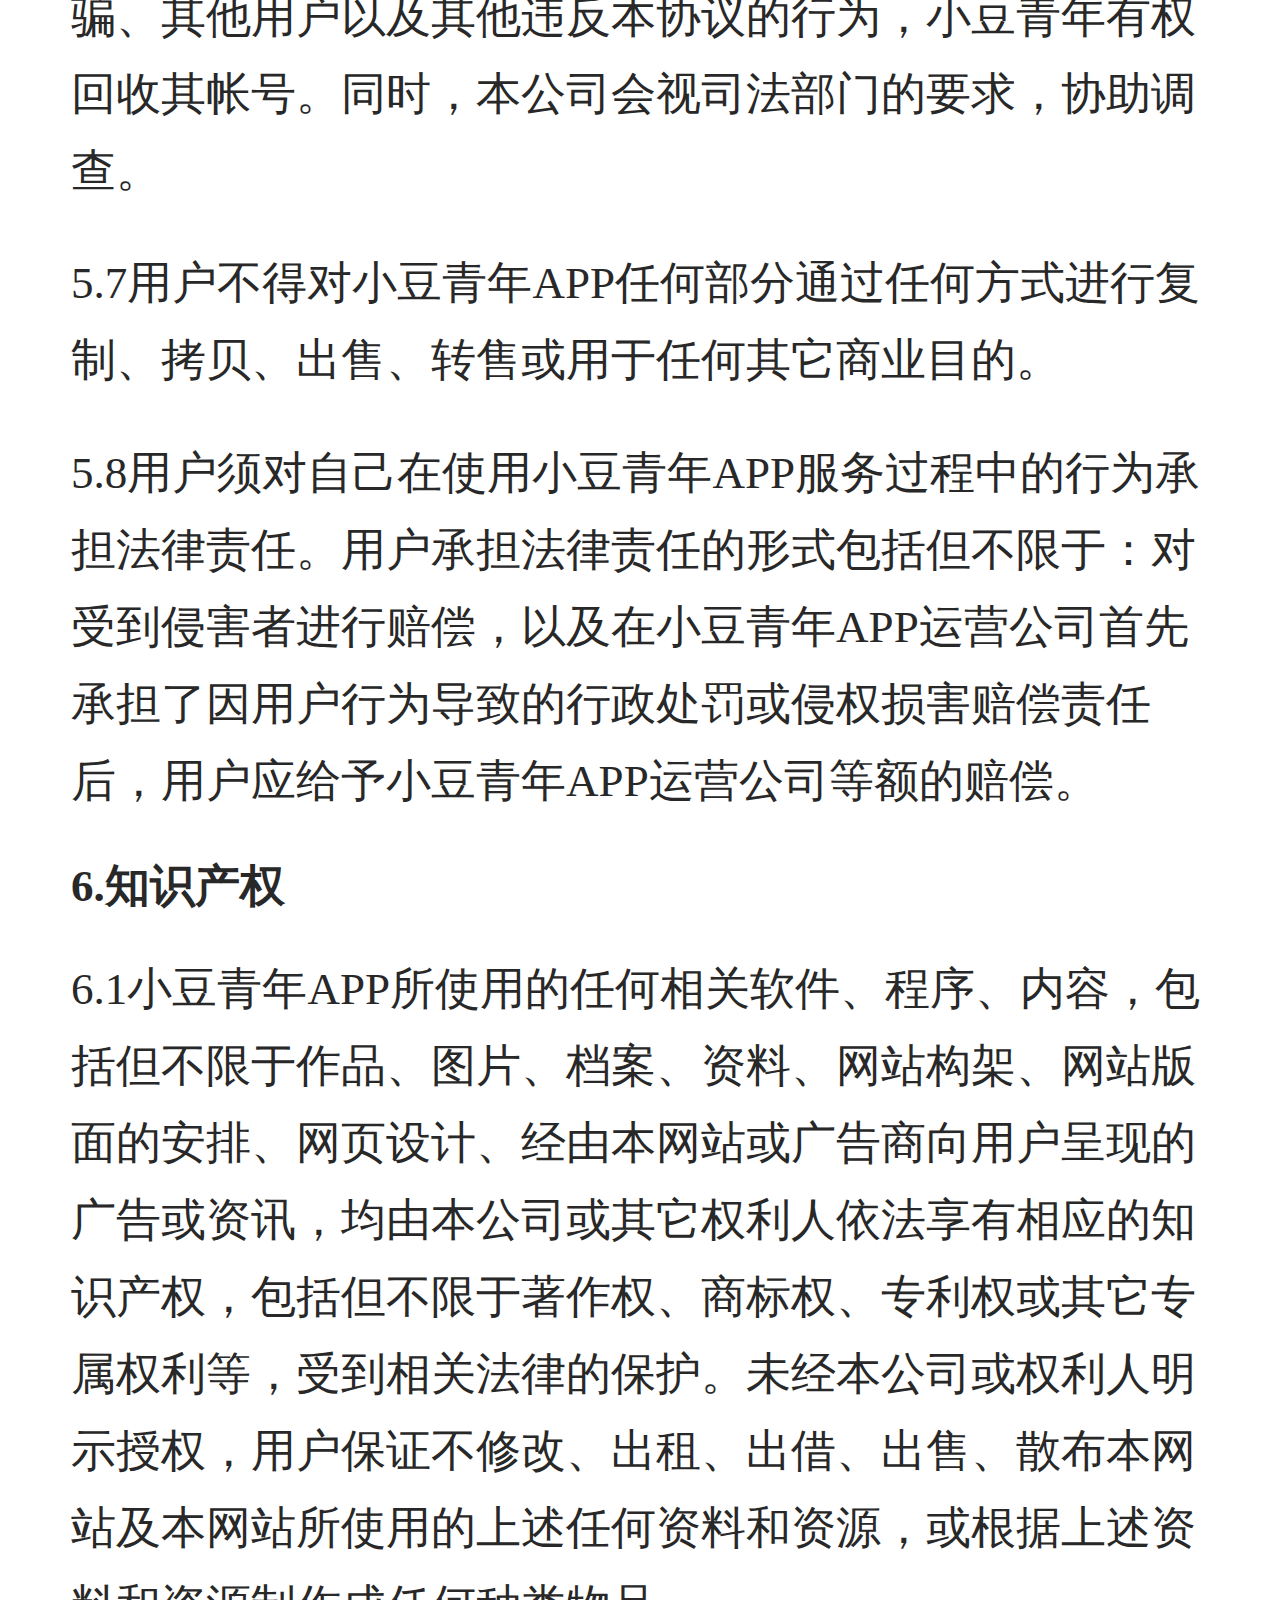
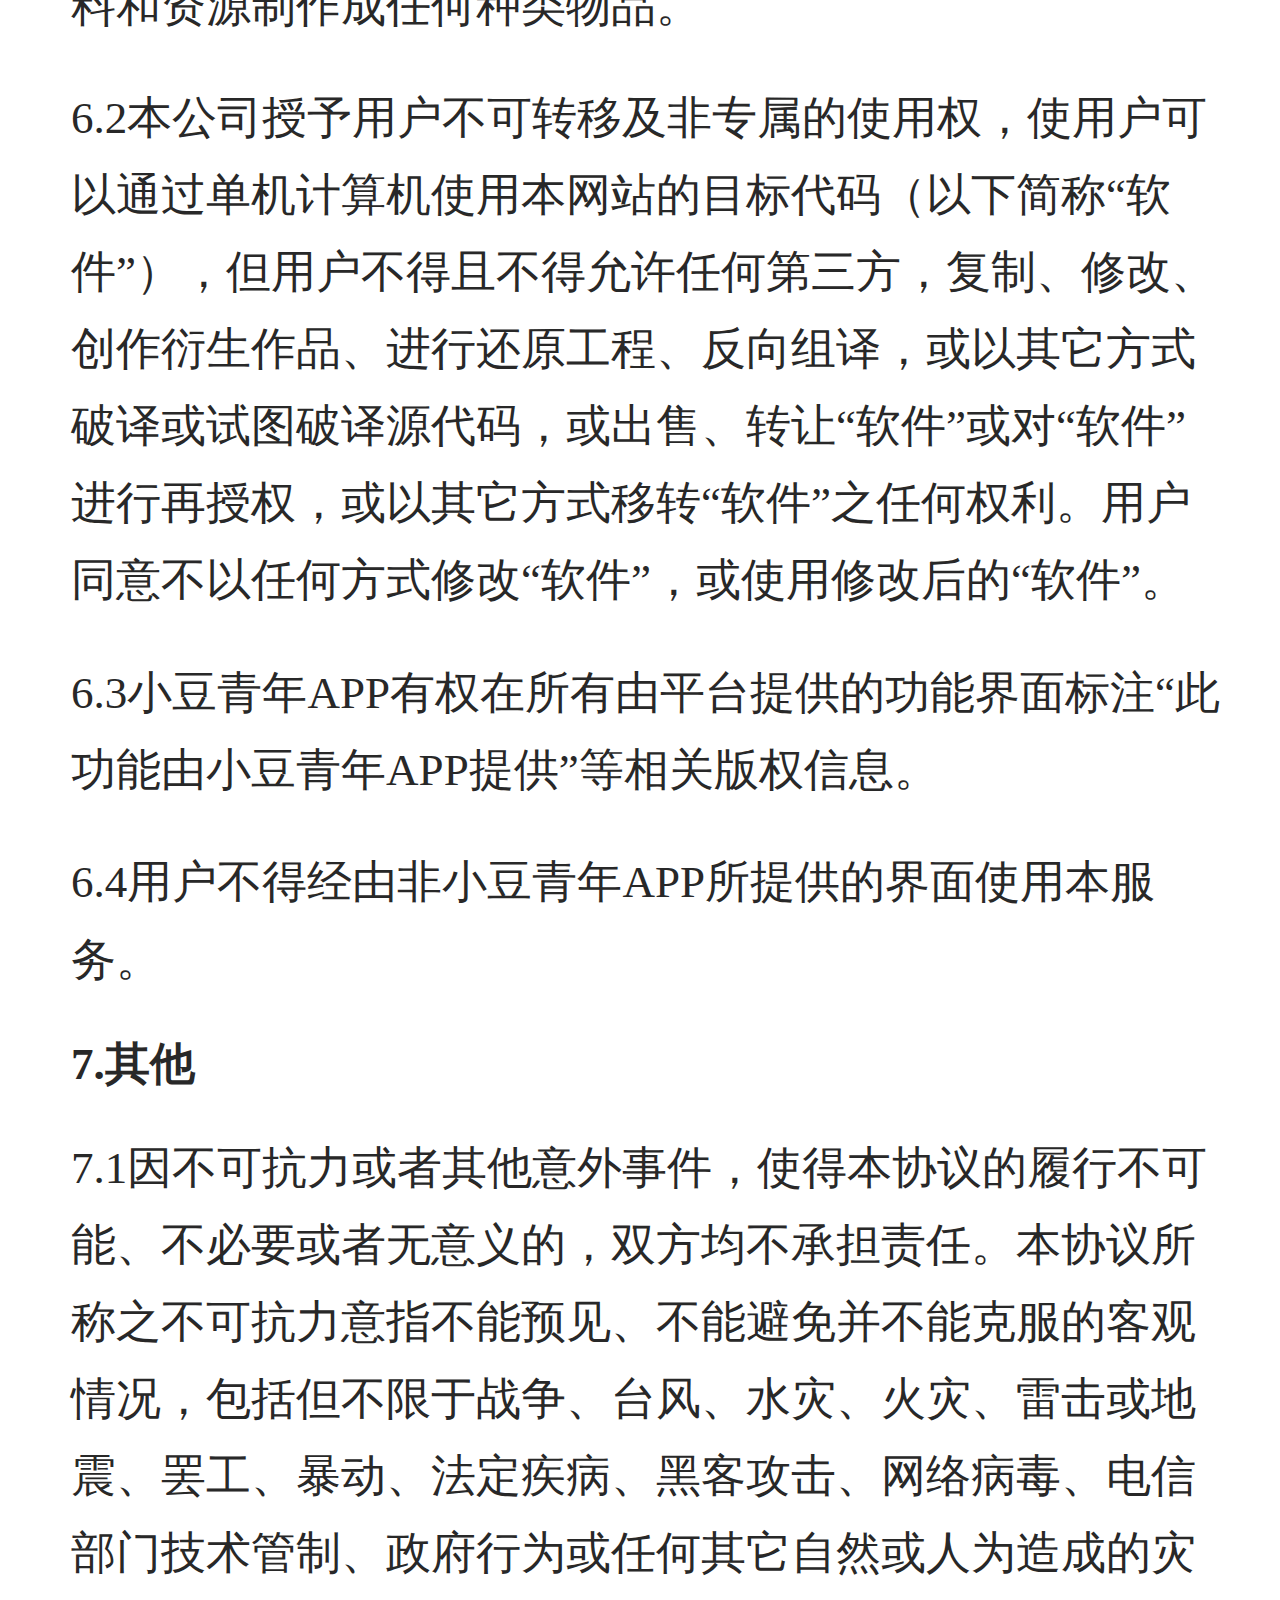
<file: UserAgreement.html>
<!DOCTYPE html>
<html lang="en">
<head>
    <meta charset="UTF-8">
    <title>用户协议</title>
    <style>
        * {
            margin: 0;
            padding: 0;
            -webkit-box-sizing: border-box;
            box-sizing: border-box;
            font-family: -apple-system, PingFangSC-Regular, "Microsoft YaHei UI", '黑体';
            font-size: calc(38 / 10.8 * 1vw);
            color: #282828;
        }

        body {
            padding: calc(60 / 10.8 * 1vw) calc(50 / 10.8 * 1vw) calc(30 / 10.8 * 1vw) calc(60 / 10.8 * 1vw);
        }

        p {
            margin-bottom: calc(30 / 10.8 * 1vw);
        }

        .p1 {
            line-height: calc(53 / 10.8 * 1vw);
        }

        .p2 {
            line-height: calc(65 / 10.8 * 1vw);
        }

        .h1 {
            font-weight: bold;
        }
    </style>
</head>
<body>
<p class="p1">尊敬的用户：</p>
<p class="p2">欢迎阅读《小豆青年APP用户协议》(下称“本协议”)！</p>
<p class="p2">
    本用户协议系由您与河南匠小豆品牌管理有限公司（以下简称“匠小豆”）就河南匠小豆品牌管理有限公司提供的“小豆青年APP”所订立的相关权利义务规范。《小豆青年》是一款严肃纯净的大学生服务APP，请您在注册、使用小豆之前，认真阅读以下条款。您开始使用小豆青年APP提供的服务，即表示您已经确认并接受了本文件中的全部条款。</p>
<p class="h1">1.服务条款的确认</p>
<p class="p2">小豆青年APP根据本服务条款及对该条款的修改向用户提供服务。本服务条款具有合同法上的法律效力。</p>
<p class="p2">
    如果您对协议的任何条款表示异议，您可以选择不注册，一旦您点选“注册”并通过注册程序，即表示您自愿接受本协议之所有条款，并已成为小豆青年APP的注册会员。用户在使用小豆青年APP的同时，同意接受小豆青年APP用户服务提供的各类信息服务。</p>
<p class="h1">2．服务内容及修改、中断、终止</p>
<p class="p2">2.1小豆青年APP服务的具体内容由本平台根据实际情况提供，并对所提供之服务拥有最终解释权。</p>
<p class="p2">
    2.2小豆青年APP仅向其用户提供相关服务，与相关服务有关的设备（如个人电脑、手机、及其他与接入互联网或移动网有关的装置）及所需的费用（如为接入互联网而支付的电话费及上网费、为使用移动网而支付的手机费）均由用户自行负担。</p>
<p class="p2">
    2.3鉴于网络服务的特殊性，用户同意小豆青年APP有权不经事先通知，随时变更、中断或终止部分或全部的网络服务（包括收费网络服务）。小豆青年APP不担保网络服务不会中断，对网络服务的及时性、安全性、准确性也都不作担保。</p>
<p class="p2">
    2.4小豆青年APP需要定期或不定期地对提供网络服务的平台或相关的设备进行检修或者维护，如因此类情况而造成网络服务（包括收费网络服务）在合理时间内的中断，小豆青年APP无需为此承担任何责任。小豆青年APP保留不经事先通知为维修保养、升级或其它目的暂停全部或部分的网络服务的权利。</p>
<p class="p2">
    2.5用户明确同意其使用小豆青年APP网络服务所存在的风险将完全由其自己承担。用户理解并接受下载或通过小豆青年APP服务而链接及得到的资讯、产品及服务均系小豆青年APP自动搜录，小豆青年APP对其合法性概不负责，亦不承担任何法律责任，用户自行承担风险，小豆青年APP不做任何形式的保证，不保证搜索结果满足用户的要求，不保证搜索服务不中断，对搜索结果的安全性、正确性、及时性、合法性均不做担保。</p>
<p class="p2">2.6小豆青年APP对超过6个月未登录使用的帐号，保留关闭的权利。</p>
<p class="p2">2.7小豆青年APP有权于任何时间暂时或永久修改或终止本服务（或其任何部分），而无论其通知与否，小豆青年APP对用户和任何第三人均无需承担任何责任。</p>
<p class="p2">
    2.8您同意小豆青年APP得基于其自行之考虑，因任何理由，包含但不限于长时间未使用，或小豆青年APP认为您已经违反本服务协议的文字及精神，终止您的密码、帐号或本服务之使用（或服务之任何部分），并将您在本服务内任何内容加以移除并删除。您同意依本服务协议任何规定提供之服务，无需进行事先通知即可中断或终止，您承认并同意，小豆青年APP可立即关闭或删除您的帐号及您帐号中所有相关信息及文件，或禁止继续使用前述文件或本服务。</p>
<p class="p2">此外，您同意若本服务之使用被中断或终止或您的帐号及相关信息和文件被关闭或删除，小豆青年APP对您或任何第三人均不承担任何责任。</p>
<p class="h1">3．用户帐号及密码</p>
<p class="p2">
    用户注册会员成功后，小豆青年APP将给予每个用户一个帐号及相应的密码，该帐号和密码由用户负责保管；用户应当对以其用户帐号进行的所有活动和事件负法律责任。因黑客行为或会员保管疏忽致使帐号、密码被他人非法使用的，本公司不承担任何责任。如您发现任何非法使用会员帐号或安全漏洞的情况，请立即与本公司联系。
</p>
<p class="h1">4.注册信息和隐私保护</p>
<p class="p2">
    4.1小豆青年APP帐号（即小豆青年APP用户ID）的所有权归小豆青年APP，用户完成注册申请手续后，获得小豆青年APP帐号的使用权。用户应提供及时、详尽及准确的个人资料，并不断更新注册资料，符合及时、详尽准确的要求。所有原始键入的资料将作为注册资料。如果因用户注册信息不真实而引起的问题及其产生的后果，小豆青年APP不负任何责任。</p>
<p class="p2">4.2用户不得将其帐号、密码转让或出借予他人使用。如发现其帐号遭他人非法使用，应立即通知小豆青年APP。</p>
<p class="p2">4.3小豆青年APP不对外公开或向第三方提供单个用户的注册资料，除非：事先获得用户的明确授权；</p>
只有透露你的个人资料，才能提供你所要求的产品和服务；根据有关的法律法规要求；按照相关政府主管部门的要求；为维护小豆青年APP的合法权益。</p>
<p class="p2">4.4在您注册小豆青年APP帐户，使用小豆青年APP产品或服务，或访问小豆青年网页时，小豆青年APP会收集您的个人身份识别资料，并会将这些资料用于改进为您提供的服务及网页内容。</p>
<p class="p2">4.5小豆青年APP中的用户排名昵称显示全部是虚拟的，不涉及个人隐私问题。</p>
<p class="h1">5.用户权责</p>
<p class="p2">5.1符合下列条件之一的个人、组织，才能申请成为小豆青年APP用户、使用本协议项下的服务：</p>
<p class="p2">5.1.1 年满十八周岁，并具有民事权利能力和民事行为能力的自然人；</p>
<p class="p2">5.1.2 未满十八周岁，但监护人（包括但不仅限于父母）予以书面同意的自然人；</p>
<p class="p2">5.1.3
    根据中国法律、法规成立并合法存在的公司等企业法人、事业单位、社团组织和其他组织。无民事行为能力人、限制民事行为能力人以及无经营或特定经营资格的组织不当注册为用户的，其与本公司之间的协议自始无效，本公司一经发现，有权立即注销该用户。</p>
<p class="p2">5.2用户有权按照小豆青年APP规定的程序和要求使用小豆青年APP向会员提供的各项网络服务，如果会员对该服务有异议，可以与小豆青年APP联系以便得到及时解决。</p>
<p class="p2">5.3用户在申请使用小豆青年APP网络服务时，必须向小豆青年APP提供准确的个人资料，如个人资料有任何变动，必须及时更新。</p>
<p class="p2">5.4用户须同意接受小豆青年APP通过电子邮件或其他方式向会员发送相关商业信息。</p>
<p class="p2">
    5.5用户在使用小豆青年APP服务时，必须遵守《中华人民共和国合同法》、《中华人民共和国著作权法》、《全国人民代表大会常务委员会关于维护互联网安全的决定》、《中华人民共和国保守国家秘密法》、《中华人民共和国电信条例》、《中华人民共和国计算机信息系统安全保护条例》、《中华人民共和国计算机信息网络国际联网管理暂行规定》及其实施办法、《计算机信息系统国际联网保密管理规定》、《互联网信息服务管理办法》、《计算机信息网络国际联网安全保护管理办法》、《互联网电子公告服务管理规定》、《网络安全法》、《中华人民共和国劳动法》及《中华人民共和国劳动合同法》等相关中国法律法规的规定。不得利用本服务进行任何违法或不正当的活动，包括但不限于下列行为∶</p>
<p class="p2">5.5.1
    制作、复制、发布、传播或以其它方式传送含有下列内容之一的信息：反对宪法所确定的基本原则的危害国家安全，泄露国家秘密，颠覆国家政权，破坏国家统一的；损害国家荣誉和利益的；煽动民族仇恨、民族歧视、破坏民族团结的；</p>
破坏国家宗教政策，宣扬邪教和封建迷信的；散布谣言，扰乱社会秩序，破坏社会稳定的；散布淫秽、色情、赌博、暴力、凶杀、恐怖或者教唆犯罪的；</p>
侮辱或者诽谤他人，侵害他人合法权利的；煽动非法集会、结社、游行、示威、聚众扰乱社会秩序的；以非法民间组织名义活动的；含有虚假、有害、胁迫、侵害他人隐私、骚扰、侵害、中伤、粗俗、猥亵、或其它道德上令人反感的内容；含有中国法律、法规、规章、条例以及任何具有法律效力之规范所限制或禁止的其它内容的。</p>
<p class="p2">5.5.2 不得利用小豆青年APP服务从事以下活动：</p>
未经允许，进入计算机信息网络或者使用计算机信息网络资源未经允许，对计算机信息网络功能进行删除、修改或者增加；</p>
未经允许，对进入计算机信息网络中存储、处理或者传输的数据和应用程序进行删除、修改或者增加；故意制作、传播计算机病毒等破坏性程序；其他危害计算机信息网络安全的行为。</p>
<p class="p2">
    5.6用户违反本协议或相关的服务条款的规定，导致或产生的任何第三方主张的任何索赔、要求或损失，包括合理的律师费，您同意赔偿小豆青年APP与合作公司、关联公司，并使之免受损害。对此，小豆青年APP有权视用户的行为性质，采取包括但不限于删除用户发布信息内容、暂停使用许可、终止服务、限制使用、回收小豆青年APP帐号、追究法律责任等措施。对恶意注册小豆青年APP帐号或利用小豆青年APP帐号进行违法活动、捣乱、骚扰、欺骗、其他用户以及其他违反本协议的行为，小豆青年有权回收其帐号。同时，本公司会视司法部门的要求，协助调查。</p>
<p class="p2">5.7用户不得对小豆青年APP任何部分通过任何方式进行复制、拷贝、出售、转售或用于任何其它商业目的。</p>
<p class="p2">
    5.8用户须对自己在使用小豆青年APP服务过程中的行为承担法律责任。用户承担法律责任的形式包括但不限于：对受到侵害者进行赔偿，以及在小豆青年APP运营公司首先承担了因用户行为导致的行政处罚或侵权损害赔偿责任后，用户应给予小豆青年APP运营公司等额的赔偿。</p>
<p class="h1">6.知识产权</p>
<p class="p2">
    6.1小豆青年APP所使用的任何相关软件、程序、内容，包括但不限于作品、图片、档案、资料、网站构架、网站版面的安排、网页设计、经由本网站或广告商向用户呈现的广告或资讯，均由本公司或其它权利人依法享有相应的知识产权，包括但不限于著作权、商标权、专利权或其它专属权利等，受到相关法律的保护。未经本公司或权利人明示授权，用户保证不修改、出租、出借、出售、散布本网站及本网站所使用的上述任何资料和资源，或根据上述资料和资源制作成任何种类物品。</p>
<p class="p2">
    6.2本公司授予用户不可转移及非专属的使用权，使用户可以通过单机计算机使用本网站的目标代码（以下简称“软件”），但用户不得且不得允许任何第三方，复制、修改、创作衍生作品、进行还原工程、反向组译，或以其它方式破译或试图破译源代码，或出售、转让“软件”或对“软件”进行再授权，或以其它方式移转“软件”之任何权利。用户同意不以任何方式修改“软件”，或使用修改后的“软件”。
<p class="p2">6.3小豆青年APP有权在所有由平台提供的功能界面标注“此功能由小豆青年APP提供”等相关版权信息。
<p class="p2">6.4用户不得经由非小豆青年APP所提供的界面使用本服务。
<p class="h1">7.其他</p>
<p class="p2">
    7.1因不可抗力或者其他意外事件，使得本协议的履行不可能、不必要或者无意义的，双方均不承担责任。本协议所称之不可抗力意指不能预见、不能避免并不能克服的客观情况，包括但不限于战争、台风、水灾、火灾、雷击或地震、罢工、暴动、法定疾病、黑客攻击、网络病毒、电信部门技术管制、政府行为或任何其它自然或人为造成的灾难等客观情况。</p>
<p class="p2">7.2本条款及其修订本的有效性、履行和与本条款及其修订本效力有关的所有事宜，将受中华人民共和国法律约束，任何争议仅适用中华人民共和国法律。</p>
<p class="p2">7.3因本条款所引起的用户与本公司的任何纠纷或争议，首先应友好协商解决，协商不成的，用户在此同意将纠纷或争议提交本公司住所地有管辖权的人民法院诉讼解决。</p>
<p class="p2">7.4用户正确提交注册程序所需的资料并确认本协议后，本协议在小豆青年APP与用户之间成立并生效。</p>
<p class="p2">7.5本协议生效前的注册用户只需要使用原用户名及密码登录小豆青年APP重新接受并确认本协议，即可继续使用小豆青年APP的服务。</p>
<p class="p2">7.6协议有效期：从用户同意本协议或使用小豆青年APP起至用户注销小豆青年APP服务止。</p>
<p class="p2">7.7本协议如无特殊规定，双方应当使用电子邮件方式就本协议相关事项进行联系。</p>
<p class="p2">7.8使用小豆青年APP即表示接受小豆青年APP服务协议及其所有附件。</p>
<p class="h1">8.免责声明</p>
<p class="p2">
    河南匠小豆品牌管理有限公司本着“以人为本、合理公开”的发展原则，为大学生及企业商家提供平台支持。大学生及企业商家在小豆青年APP这一平台上工作学习分享均属于自愿行为，匠小豆不承担任何因意外事故或个人经济损失而产生的法律责任和相关费用。</p>
<p class="h1">9.本协议的最终解释权归河南匠小豆品牌管理有限公司所有。</p>
</body>
</html>
</file>
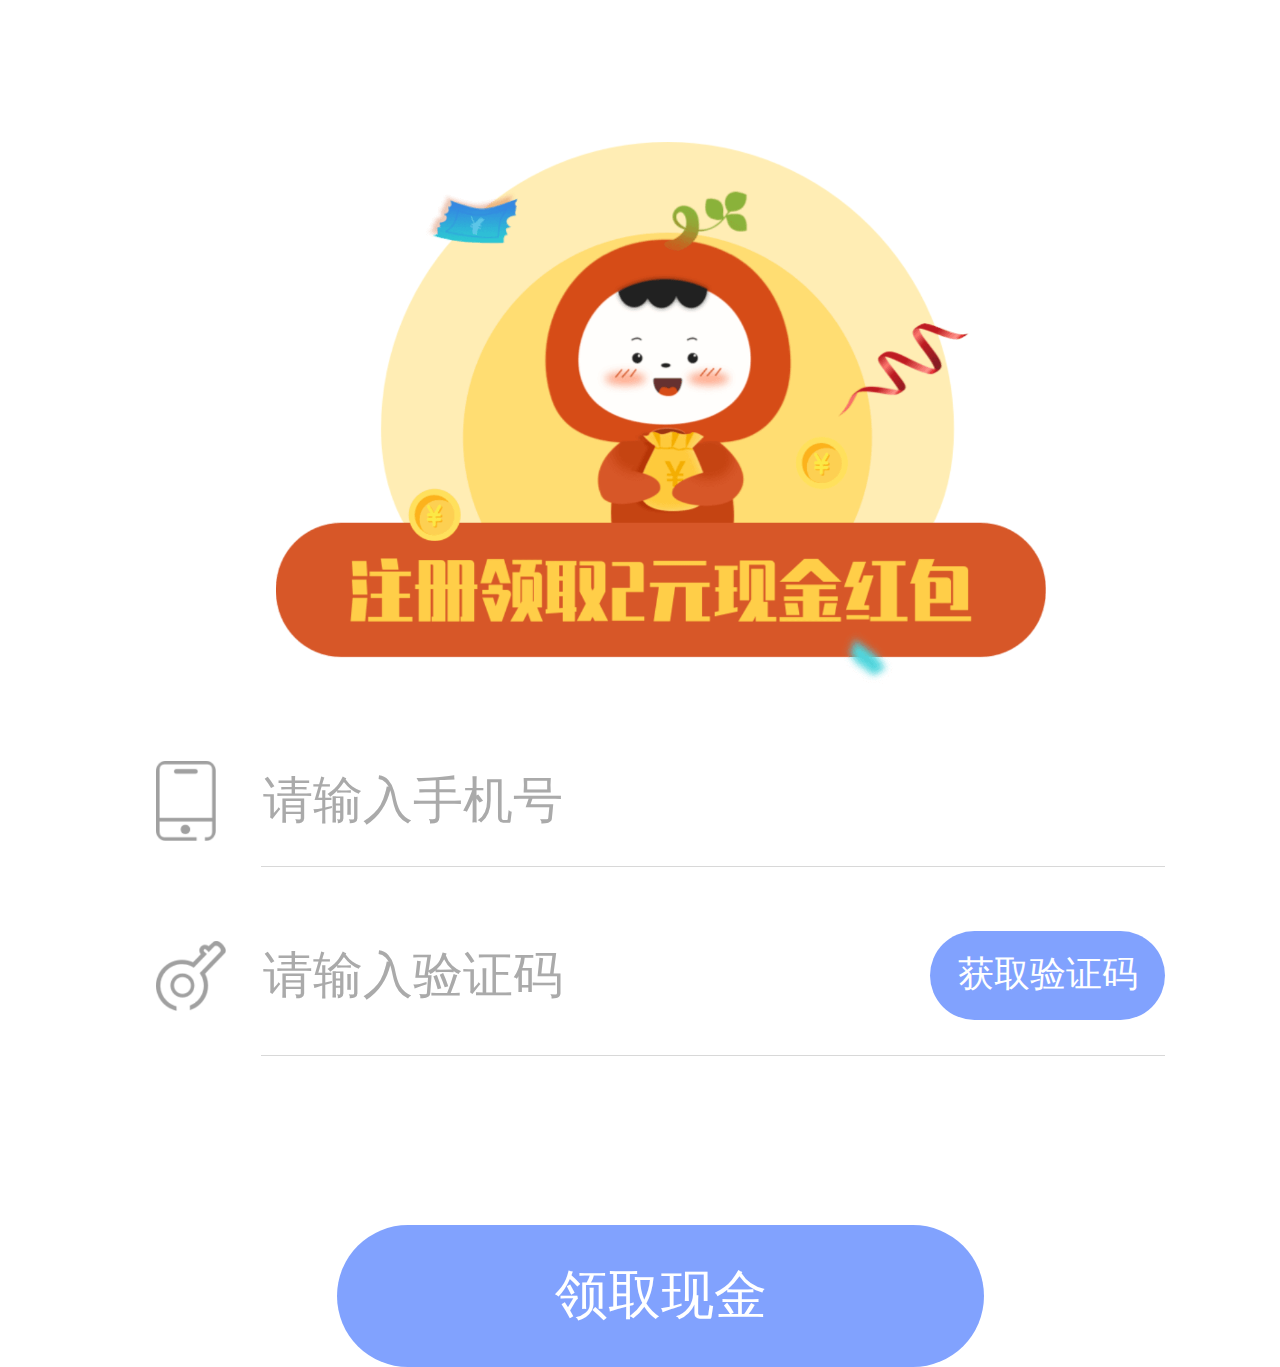
<file: register/register.html>
<!DOCTYPE html>
<html lang="en">
<head>
    <meta charset="UTF-8">
    <title>小豆青年</title>
    <link rel="stylesheet" type="text/css" href="Promotion/index.css" />
    <script src="Promotion/jquery.min.js"></script>
</head>
<body>
<div class="page" id="page">
    <div class="huge">
        <img src="Promotion/huge.png" />
    </div>
    <div class="register">
        <div class="form">
            <div class="input-item">
                <div class="icon"><img src="Promotion/icon_phone.png" class="icon_phone"></div>
                <div class="input">
                    <input type="tel" name="phone" id="phone" placeholder="请输入手机号" />
                </div>
            </div>
            <div class="input-item">
                <div class="icon"><img src="Promotion/icon_password.png" class="icon_password"></div>
                <div class="input">
                    <input type="tel" name="text" id="code" placeholder="请输入验证码" />
                    <div class="get-code small-btn" onclick="sendValidateCode()">获取验证码</div>
                </div>
            </div>
        </div>
        <div class="large-btn get-cash" onclick="promotionRegister()">领取现金</div>
    </div>
    <div class="results" style="display: none;">
        <div class="result">2元现金红包已放入<font id='userPhone'></font>账户</div>
        <div class="large-btn" onclick='checkApp()'>去提现</div>
    </div>
</div>
<script type="application/javascript">
        const ROOTURL = "http://app.jxd007.cn/";

        // const ROOTURL = "http://192.168.0.100:8080/";

        let referrer = getRequest().referrer;

        let send = true;
        let num = 60;
        let timer = null;

        function getRequest(){
            var url = location.search;   //获取url中"?"符后的字串   
            var theRequest = new Object();
            if (url.indexOf("?") != -1) {
                var str = url.substr(1);
                strs = str.split("&");
                for (var i = 0; i < strs.length; i++) {
                    theRequest[strs[i].split("=")[0]] = unescape(strs[i].split("=")[1]);
                }
            }
            return theRequest;
         }

        function toDownload(){
            window.location.href = ROOTURL+'index.html';
        }

        function setInter(){
           send = false;
           timer = null;
           timer = setInterval(function(){
                if(num > 0){
                    $(".get-code").html(num+"s");
                    num--;
                }else{
                    $(".get-code").html("获取验证码");
                    send = true;
                    num = 60;
                    clearInterval(timer)
                }
            },1000)
        }

        function checkPhone(value){
            let reg = /^1[3456789]\d{9}$/g;
            return reg.test(value);
        }

        function secretPhone(value){
            let reg = /^(\d{3})(\d{4})(\d{4})$/g;
            return value.replace(reg,function(match,$1,$2,$3){
                return $1+'****'+'$3'
            })
        }

        function sendValidateCode(){
            if(!send){ return false}

            if(!checkPhone($('#phone').val())){
                alert('手机号格式不正确')
                return false;
            }

            ajax('send-validate-code',
                {deviceId:'null',phone:$("#phone").val(),smsType:0},
                function(){
                    alert('发送成功');
                    setInter()
                }
            )
        }

        function checkApp() {
            if (isWeiXin()) {
                alert('请用浏览器打开');
                return false;
            }
            try {
                window.location.href = 'intent://app.jxd007.cn#Intent;scheme=http;package=com.jxqm.jiangdou;end'
                setTimeout(function () {
                    window.location = 'http://app.jxd007.cn/index.html';
                }, 500);
            } catch (e) {
                window.location.href = 'http://app.jxd007.cn/index.html';
            }
        }

        function promotionRegister(){
            if(!$("#code").val()){
                alert("请先获取验证码");
                return false;
            }
            ajax('register',{deviceId:'null',referrer:referrer,phone:$("#phone").val(),smsCode:$('#code').val()},function(){
                $(".register").hide();
                $(".results").show();
                var phone = secretPhone($("#phone").val());
                $("#userPhone").html(phone);
            })
        }

        // app.jxd007.cn/promotion/register?referrer=xxx

        function ajax(url,data,callback) {
            $.ajax({
                url: ROOTURL + url,
                dataType: "json",
                contentType: 'application/json',
                data:JSON.stringify(data),
                async: true,
                type: "POST",
                success: function (res) {
                   if(res.code === 0){
                       callback()
                   }else{
                       alert(res.message);
                   }
                },
                error: function (err) {
                    alert(JSON.parse(err.responseText).message);
                },
            });
        }
</script>
</body>
</html>
</file>
<file: register/Promotion/index.css>
body {
    margin: 0 auto;
}

input{
	border: none;
	font-size: 3.889vw;
}

input::placeholder{
	color: #AAAAAA;
}
.page{
    width: 100%;
    box-sizing: border-box;
    padding-top: 11.111vw;
    padding-left: 12.222vw;
    padding-right: 8.981vw;
    min-height: 100vh;
}

.huge{
	width: 60.185vw;
	margin: 0 auto 4.6296vw auto ;
	height: 41.667vw;
}
.huge img{
	width: 100%
}

.form{
	padding-bottom: 10.926vw;
}

.input-item{
	display: flex;
	-webkit-display:flex;
	align-items: stretch;
	padding-bottom: 2.222vw;
}

.icon{
	width: 8.148vw;
	display: inline-flex;
	align-items: center;
}

.input{
	flex: 1;
	display: inline-flex;
	align-items: center;
	border-bottom: 1px solid #D8D8D8;
	justify-content: space-between;
	padding: 2.778vw 0;
	
}

.result{
	width:38.611vw;
	font-size: 4.444vw;
	font-family:PingFangSC-Regular,PingFang SC;
	font-weight:400;
	color:rgba(117,117,117,1);
	line-height: 6.204vw;
	padding-bottom: 2.963vw;
	text-align: center;
	margin: 0 auto
}

.small-btn{
	width: 18.333vw;
	height: 6.944vw;
	border-radius: 3.472vw;
	display: inline-flex;
	background: #81a2fe;
	align-items: center;
	justify-content: center;
	font-size:2.778vw;
	font-family:PingFangSC-Regular,PingFang SC;
	font-weight:400;
	color:rgba(255,255,255,1);
}

.large-btn{
	width: 50.556vw;
	height: 11.111vw;
	border-radius: 25.283vw;
	display: flex;
	background: #81a2fe;
	align-items: center;
	justify-content: center;
	font-size:4.1667vw;
	font-family:PingFangSC-Regular,PingFang SC;
	font-weight:400;
	color:rgba(255,255,255,1);
	margin: 0 auto;
}


.icon_password{
	width: 5.4629vw;
}

.icon_phone{
	width: 4.6296vw;
}
</file>
